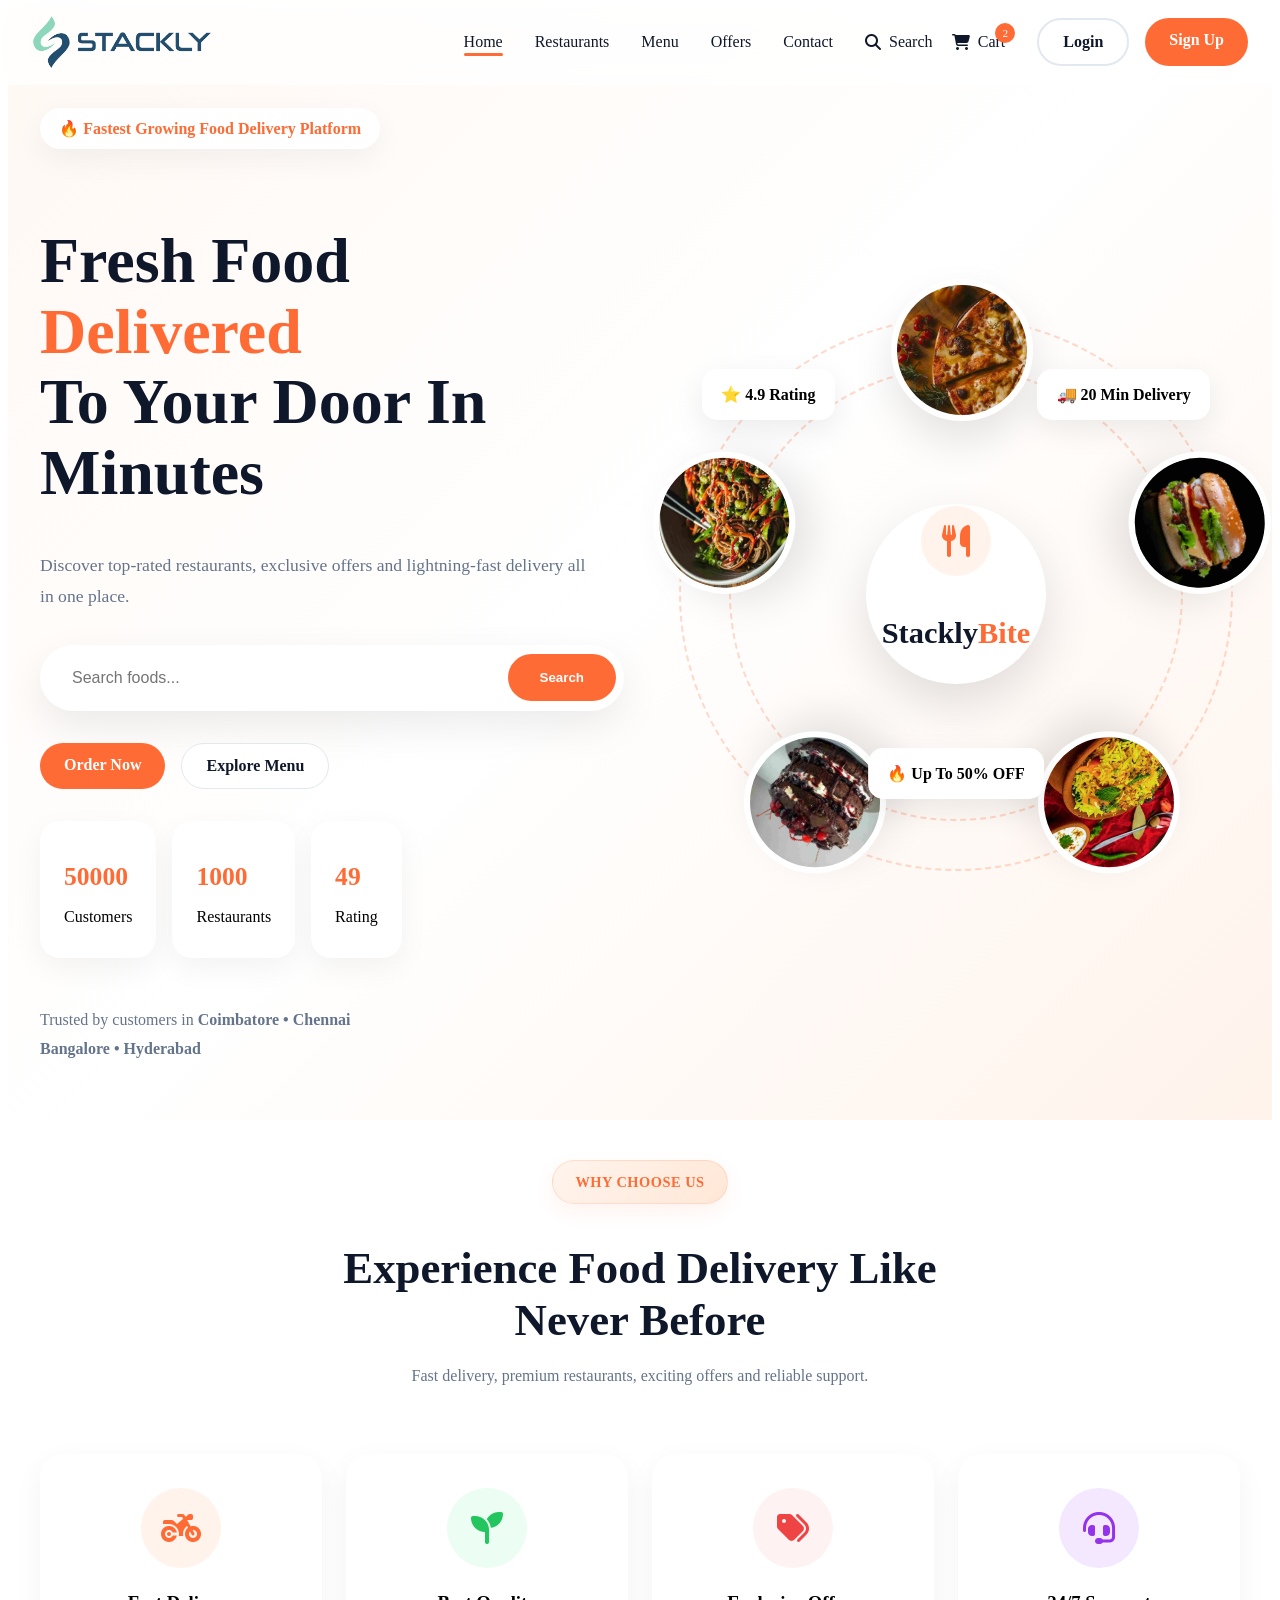
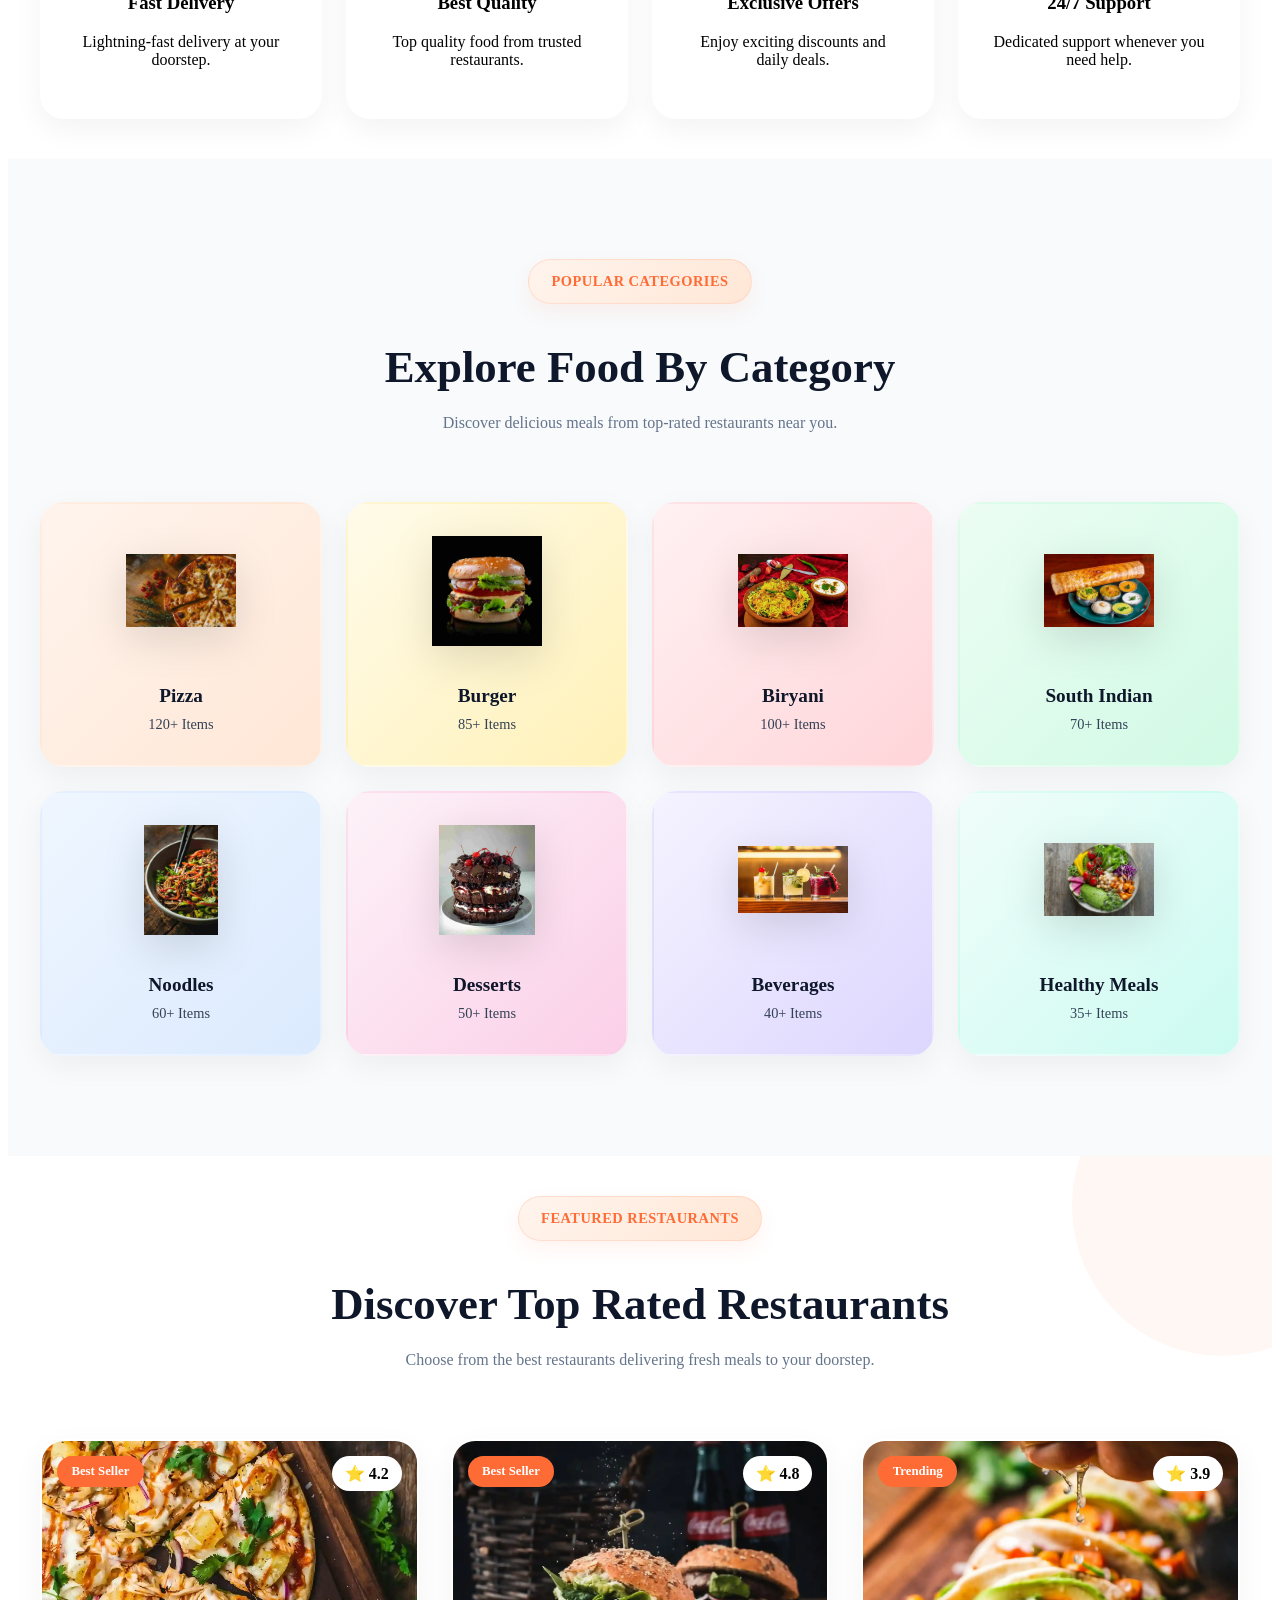
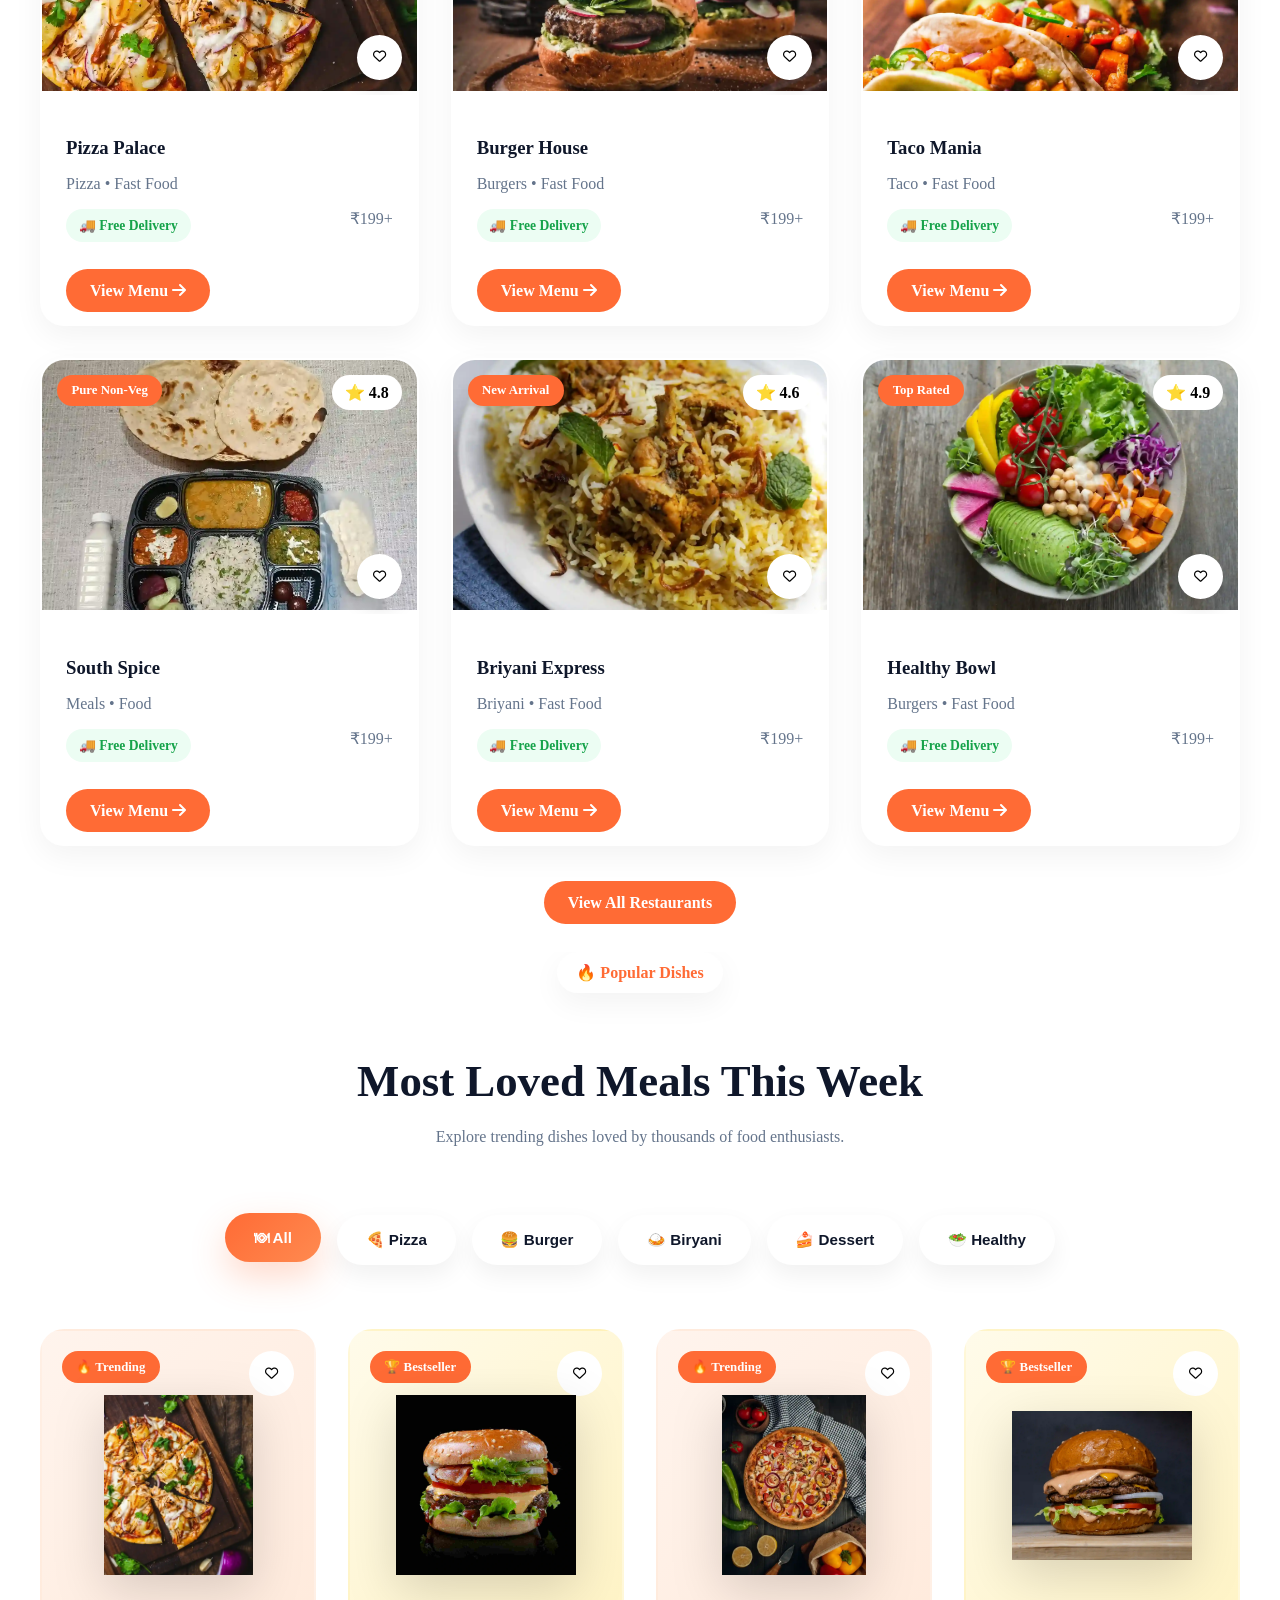
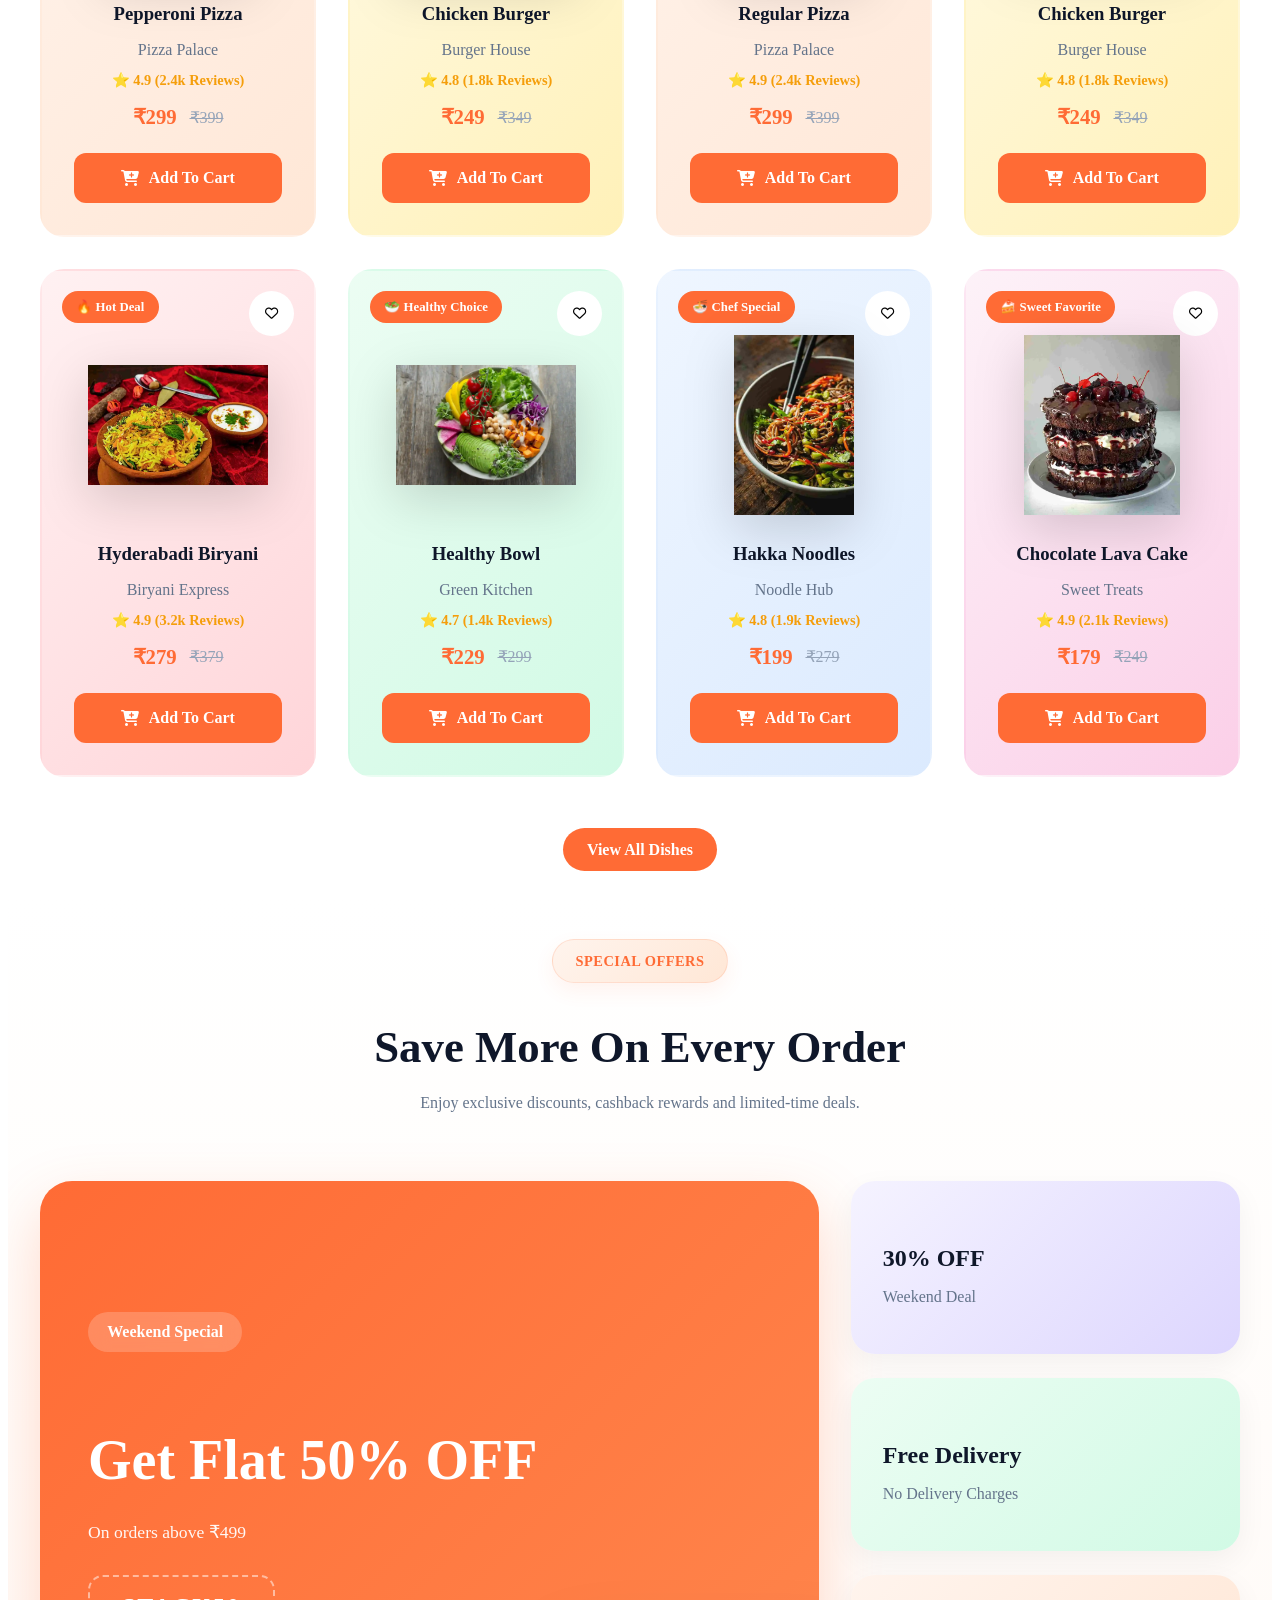
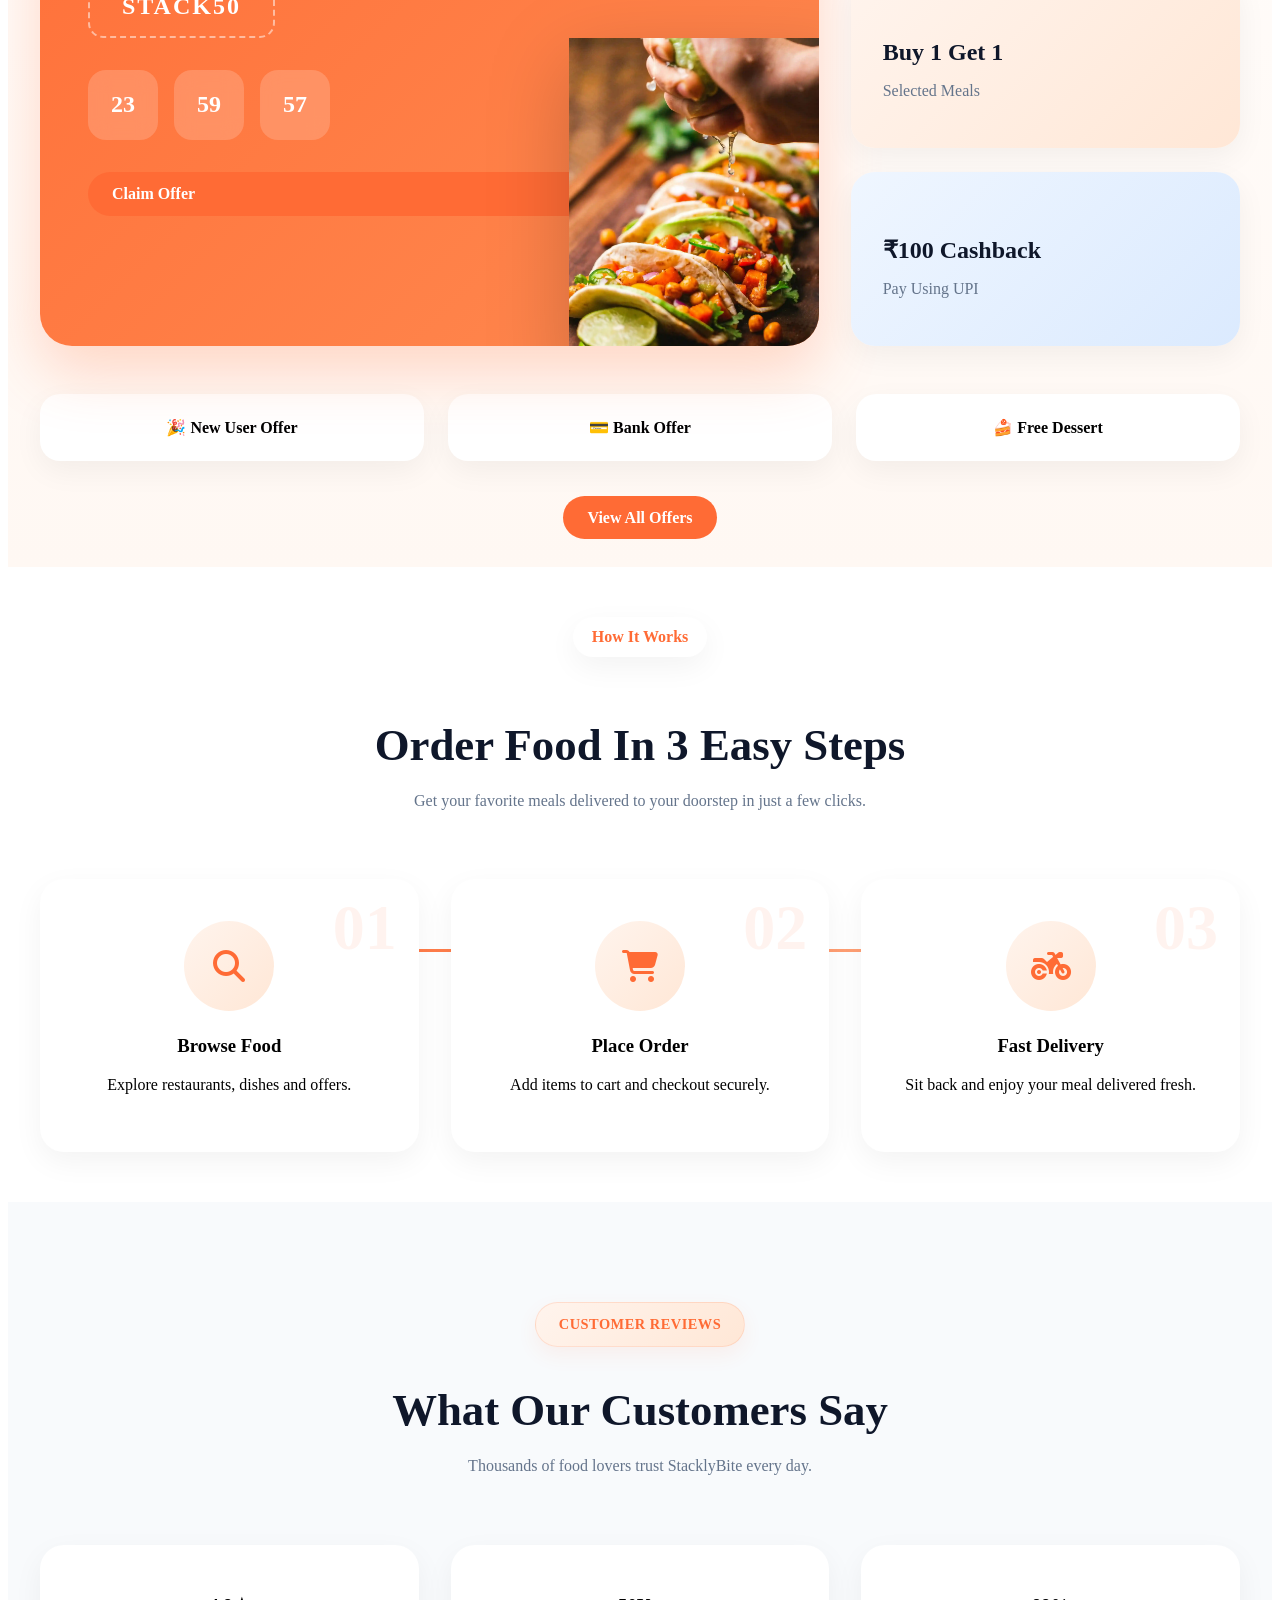
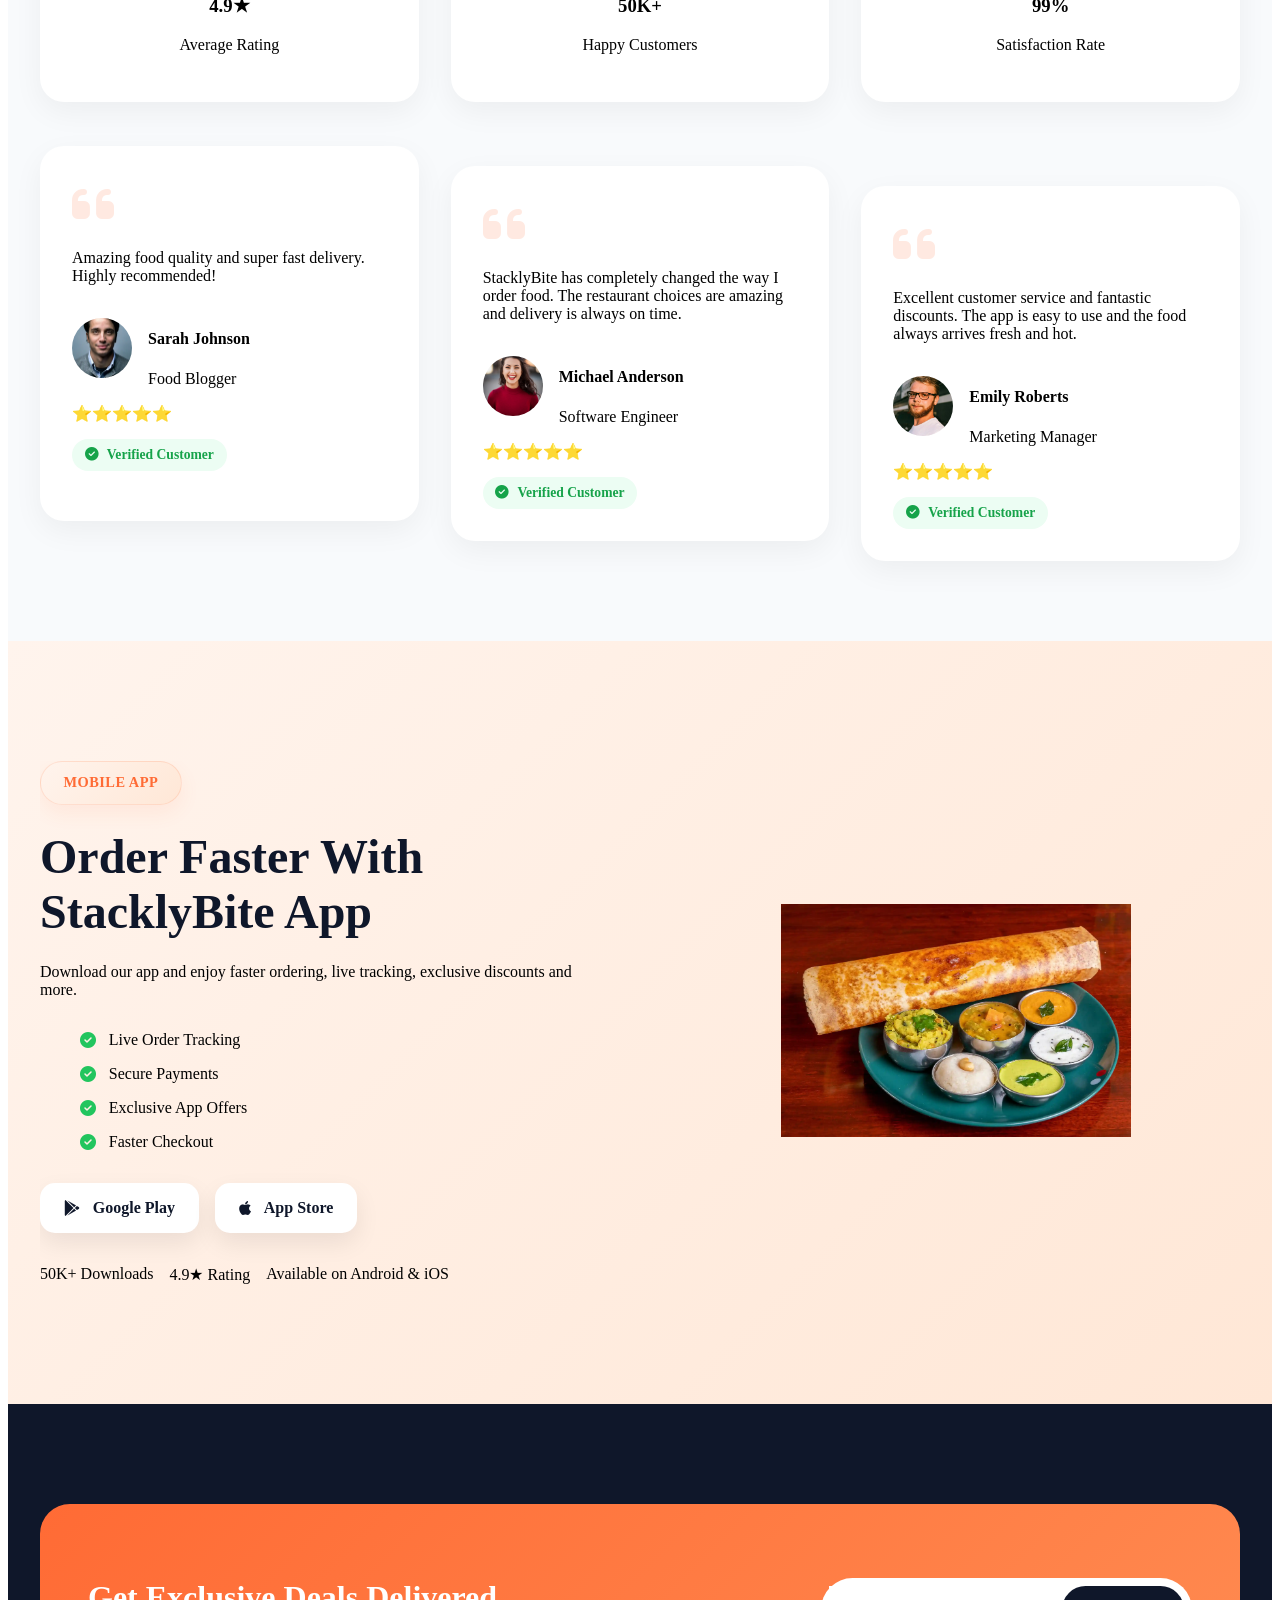
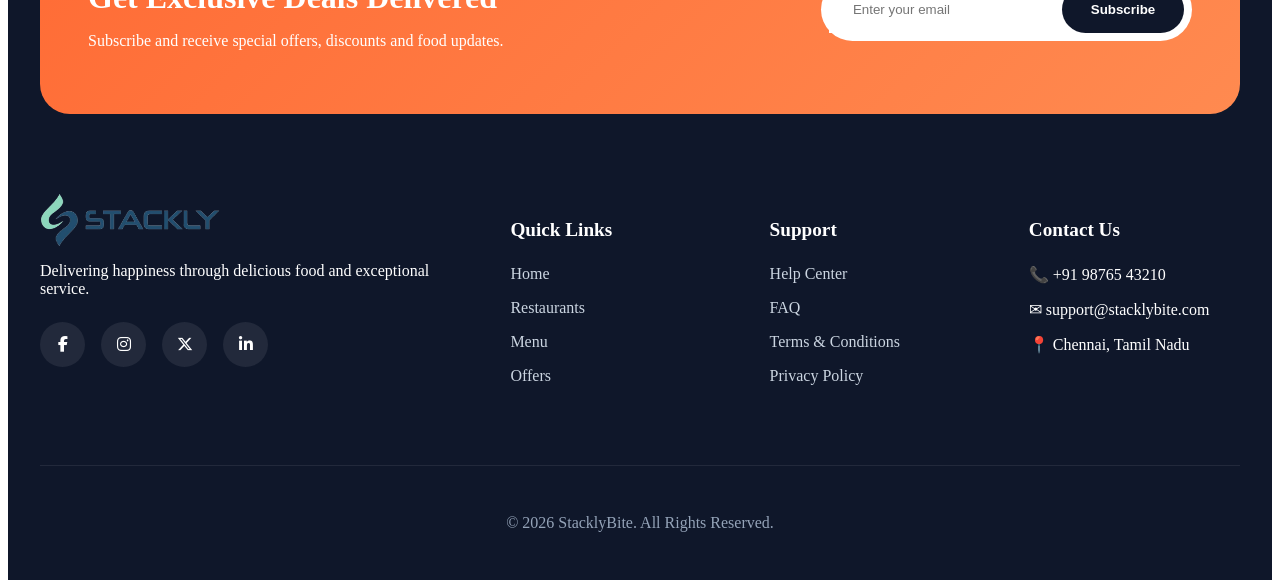
<file: index.html>
<!DOCTYPE html>
<html lang="en">
<head>
    <meta charset="UTF-8">
    <meta name="viewport" content="width=device-width, initial-scale=1.0">
    <title>Stackly Delivery</title>
    <link rel="preconnect"
      href="https://fonts.googleapis.com">

    <link rel="preconnect"
        href="https://fonts.gstatic.com"
        crossorigin>

    <link href="https://fonts.googleapis.com/css2?family=Poppins:wght@300;400;500;600;700;800&display=swap"
        rel="stylesheet">
    <link rel="stylesheet"
        href="https://cdnjs.cloudflare.com/ajax/libs/font-awesome/6.6.0/css/all.min.css">
    <link rel="stylesheet"
        href="assets/css/style.css">

    <link rel="stylesheet"
        href="assets/css/header.css">
    <link rel="stylesheet"
        href="assets/css/home.css">
</head>
<div class="menu-overlay"></div>
<body>
    <!-- HEADER START -->
    <header class="header">

        <nav class="navbar container">

            <!-- Logo -->
            <a href="index.html" class="logo">
                <img src="assets/images/logo-stackly.webp" alt="StacklyBite Logo">
            </a>
            <div class="mobile-menu">

                <button class="close-menu">
                    <i class="fa-solid fa-xmark"></i>
                </button>
                <!-- Navigation Menu -->
                <ul class="nav-menu">

                    <li class="nav-item">
                        <a href="index.html" class="nav-link">Home</a>
                    </li>

                    <li class="nav-item">
                        <a href="restaurants.html" class="nav-link">Restaurants</a>
                    </li>

                    <li class="nav-item">
                        <a href="menu.html" class="nav-link">Menu</a>
                    </li>
                    <li class="nav-item">
                        <a href="offers.html" class="nav-link">Offers</a>
                    </li>

                    <li class="nav-item">
                        <a href="contact.html" class="nav-link">Contact</a>
                    </li>

                </ul>

                <div class="nav-actions">

                    <a href="404.html" class="action-icon">

                        <i class="fa-solid fa-magnifying-glass"></i>

                        <span>Search</span>

                    </a>

                    <a href="404.html" class="action-icon cart-icon">

                        <i class="fa-solid fa-cart-shopping"></i>

                        <span>Cart</span>

                        <small class="cart-count">2</small>

                    </a>

                </div>

                <div class="auth-buttons">

                    <a href="login.html" class="btn btn-login">
                        Login
                    </a>

                    <a href="signup.html" class="btn btn-signup">
                        Sign Up
                    </a>

                </div>
            </div>

            <!-- Mobile Menu Toggle -->
            <div class="hamburger">

                <span></span>
                <span></span>
                <span></span>

            </div>

        </nav>

    </header>
    <!-- ======================
        HERO SECTION
    ====================== -->

    <section class="hero">

        <div class="container hero__container">

            <!-- Left Content -->

            <div class="hero__content">

                <span class="hero__badge">

                    🔥 Fastest Growing Food Delivery Platform

                </span>

                <h1 class="hero__title">

                    Fresh Food

                    <span>Delivered</span>

                    To Your Door

                    In Minutes

                </h1>

                <p class="hero__description">

                    Discover top-rated restaurants, exclusive offers
                    and lightning-fast delivery all in one place.

                </p>

                <!-- Search -->

                <form class="hero__search">

                    <input
                        type="text"
                        placeholder="Search foods..."
                    >

                    <button
                        type="button"
                        onclick="window.location.href='404.html'">

                        Search

                    </button>

                </form>

                <!-- CTA Buttons -->

                <div class="hero__buttons">

                    <a href="404.html" class="btn btn-primary">

                        Order Now

                    </a>

                    <a href="404.html" class="btn btn-secondary">

                        Explore Menu

                    </a>

                </div>

                <!-- Stats -->

                <div class="hero__stats">

                    <div class="stat-card">

                        <h3 class="counter"
                        data-target="50000">
                        0 
                        </h3>

                        <p>Customers</p>

                    </div>

                    <div class="stat-card">

                        <h3 class="counter"
                        data-target="1000">
                        0
                        </h3>

                        <p>Restaurants</p>

                    </div>

                    <div class="stat-card">

                        <h3 class="counter"
                        data-target="49">
                        0
                        </h3>

                        <p>Rating</p>

                    </div>

                </div>

                <!-- Trust Strip -->

                <div class="hero__trust">

                    <p>

                        Trusted by customers in

                        <strong>

    Coimbatore • Chennai

    <br>

    Bangalore • Hyderabad

</strong>
                    </p>

                </div>

            </div>

            <!-- Right Visual -->

            <div class="hero__visual">
                <div class="orbit orbit-1"></div>
                <div class="orbit orbit-2"></div>
                <!-- Center Circle -->

                <div class="hero__center-logo">

                    <div class="center-logo-icon">
                        <i class="fa-solid fa-utensils"></i>
                    </div>

                    <h3>
                        Stackly<span>Bite</span>
                    </h3>

                </div>

                <!-- Food Images -->
                 <div class="food-orbit">

                    <div class="food food--1">

                        <img
                            src="assets/images/hero/ivan-torres-MQUqbmszGGM-unsplash_11zon_11zon.webp"
                            alt="Pizza"
                        >

                    </div>

                    <div class="food food--2">

                        <img
                            src="assets/images/hero/david-foodphototasty-E94j3rMcxlw-unsplash_11zon.webp"
                            alt="Burger"
                        >

                    </div>

                    <div class="food food--3">

                        <img
                            src="assets/images/hero/anil-sharma-seJrQGuPJKw-unsplash_11zon_11zon.webp"
                            alt="Biryani"
                        >

                    </div>

                    <div class="food food--4">

                        <img
                            src="assets/images/hero/jacob-thomas-6jHpcBPw7i8-unsplash_11zon_11zon.webp"
                            alt="Dessert"
                        >

                    </div>

                    <div class="food food--5">

                        <img
                            src="assets/images/hero/lindsay-moe-UP5jWpuIvZI-unsplash_11zon_11zon.webp"
                            alt="Noodles"
                        >

                    </div>

                </div>



                <!-- Floating Cards -->

                <div class="floating-card rating-card">

                    ⭐ 4.9 Rating

                </div>

                <div class="floating-card delivery-card">

                    🚚 20 Min Delivery

                </div>

                <div class="floating-card offer-card">

                    🔥 Up To 50% OFF

                </div>

            </div>

        </div>

    </section>
<!-- ======================
     WHY CHOOSE US
====================== -->

    <section class="features">

        <div class="container">

            <div class="section-heading">

                <span class="section-badge">
                    Why Choose Us
                </span>

                <h2>
                    Experience Food Delivery Like Never Before
                </h2>

                <p>
                    Fast delivery, premium restaurants,
                    exciting offers and reliable support.
                </p>

            </div>

            <div class="features__grid">

                <div class="feature-card">

                    <div class="feature-icon icon-orange">
                        <i class="fa-solid fa-motorcycle"></i>
                    </div>

                    <h3>Fast Delivery</h3>

                    <p>
                        Lightning-fast delivery
                        at your doorstep.
                    </p>

                </div>

                <div class="feature-card">

                    <div class="feature-icon icon-green">
                        <i class="fa-solid fa-seedling"></i>
                    </div>

                    <h3>Best Quality</h3>

                    <p>
                        Top quality food from
                        trusted restaurants.
                    </p>

                </div>

                <div class="feature-card">

                    <div class="feature-icon icon-red">
                        <i class="fa-solid fa-tags"></i>
                    </div>

                    <h3>Exclusive Offers</h3>

                    <p>
                        Enjoy exciting discounts
                        and daily deals.
                    </p>

                </div>

                <div class="feature-card">

                    <div class="feature-icon icon-purple">
                        <i class="fa-solid fa-headset"></i>
                    </div>

                    <h3>24/7 Support</h3>

                    <p>
                        Dedicated support
                        whenever you need help.
                    </p>

                </div>

            </div>

        </div>

    </section>

    <section class="categories">

        <div class="container">

            <div class="section-heading">

                <span class="section-badge">

                    Popular Categories

                </span>

                <h2>

                    Explore Food By Category

                </h2>

                <p>

                    Discover delicious meals from
                    top-rated restaurants near you.

                </p>

            </div>

            <div class="categories__grid">

                <div class="category-card category-orange">

                    <img src="assets/images/hero/ivan-torres-MQUqbmszGGM-unsplash_11zon_11zon.webp"
                        alt="Pizza">

                    <h3>Pizza</h3>

                    <span>120+ Items</span>

                </div>

                <div class="category-card category-yellow">

                    <img src="assets/images/hero/david-foodphototasty-E94j3rMcxlw-unsplash_11zon.webp"
                        alt="Burger">

                    <h3>Burger</h3>

                    <span>85+ Items</span>

                </div>

                <div class="category-card category-red">

                    <img src="assets/images/hero/anil-sharma-seJrQGuPJKw-unsplash_11zon_11zon.webp"
                        alt="Biryani">

                    <h3>Biryani</h3>

                    <span>100+ Items</span>

                </div>

                <div class="category-card category-green">

                    <img src="assets/images/hero/deepal-tamang-5oF7d_hPJG4-unsplash_11zon.webp"
                        alt="South Indian">

                    <h3>South Indian</h3>

                    <span>70+ Items</span>

                </div>

                <div class="category-card category-blue">

                    <img src="assets/images/hero/lindsay-moe-UP5jWpuIvZI-unsplash_11zon_11zon.webp"
                        alt="Noodles">

                    <h3>Noodles</h3>

                    <span>60+ Items</span>

                </div>

                <div class="category-card category-pink">

                    <img src="assets/images/hero/jacob-thomas-6jHpcBPw7i8-unsplash_11zon_11zon.webp"
                        alt="Desserts">

                    <h3>Desserts</h3>

                    <span>50+ Items</span>

                </div>

                <div class="category-card category-purple">

                    <img src="assets/images/hero/kobby-mendez-xBFTjrMIC0c-unsplash_11zon.webp"
                        alt="Drinks">

                    <h3>Beverages</h3>

                    <span>40+ Items</span>

                </div>

                <div class="category-card category-mint">

                    <img src="assets/images/hero/anna-pelzer-IGfIGP5ONV0-unsplash_11zon.webp"
                        alt="Healthy Meals">

                    <h3>Healthy Meals</h3>

                    <span>35+ Items</span>

                </div>

            </div>

        </div>

    </section>
    <section class="restaurants">

        <div class="container">

            <div class="section-heading">

                <span class="section-badge">
                    Featured Restaurants
                </span>

                <h2>
                    Discover Top Rated Restaurants
                </h2>

                <p>
                    Choose from the best restaurants
                    delivering fresh meals to your doorstep.
                </p>

            </div>

            <div class="restaurants__grid">

                <!-- Repeat 6 cards -->

                <div class="restaurant-card">

                    <div class="restaurant-image">

                        <img
                            src="assets/images/hero/chad-montano-MqT0asuoIcU-unsplash_11zon.webp"
                            alt="Burger House">

                        <span class="restaurant-rating">
                            ⭐ 4.2
                        </span>
                        <span class="restaurant-tag">
                                Best Seller
                        </span>
                        <button class="favorite-btn">

                            <i class="fa-regular fa-heart"></i>

                        </button>

                    </div>

                    <div class="restaurant-content">

                        <h3>Pizza Palace</h3>

                        <p class="cuisine">
                            Pizza • Fast Food
                        </p>

                        <div class="restaurant-meta">

                            <div class="delivery-badge">

                                🚚 Free Delivery

                            </div>

                            <span>
                                ₹199+
                            </span>


                        </div>

                        <a href="404.html" class="btn btn-primary">
                            View Menu

                            <i class="fa-solid fa-arrow-right"></i>

                        </a>
                    </div>

                </div>
                <div class="restaurant-card">

                    <div class="restaurant-image">

                        <img
                            src="assets/images/hero/mae-mu-I7A_pHLcQK8-unsplash_11zon.webp"
                            alt="Burger House">

                        <span class="restaurant-rating">
                            ⭐ 4.8
                        </span>
                        <span class="restaurant-tag">
                                Best Seller
                        </span>
                        <button class="favorite-btn">

                            <i class="fa-regular fa-heart"></i>

                        </button>

                    </div>

                    <div class="restaurant-content">

                        <h3>Burger House</h3>

                        <p class="cuisine">
                            Burgers • Fast Food
                        </p>

                        <div class="restaurant-meta">

                            <div class="delivery-badge">

                                🚚 Free Delivery

                            </div>

                            <span>
                                ₹199+
                            </span>


                        </div>

                        <a href="404.html" class="btn btn-primary">
                            View Menu

                            <i class="fa-solid fa-arrow-right"></i>

                        </a>
                    </div>

                </div>
                <div class="restaurant-card">

                    <div class="restaurant-image">

                        <img
                            src="assets/images/hero/chad-montano-lP5MCM6nZ5A-unsplash_11zon.webp"
                            alt="Burger House">

                        <span class="restaurant-rating">
                            ⭐ 3.9
                        </span>
                        <span class="restaurant-tag">
                                Trending
                        </span>
                        <button class="favorite-btn">

                            <i class="fa-regular fa-heart"></i>

                        </button>

                    </div>

                    <div class="restaurant-content">

                        <h3>Taco Mania</h3>

                        <p class="cuisine">
                            Taco • Fast Food
                        </p>

                        <div class="restaurant-meta">

                            <div class="delivery-badge">

                                🚚 Free Delivery

                            </div>

                            <span>
                                ₹199+
                            </span>


                        </div>

                        <a href="404.html" class="btn btn-primary">
                            View Menu

                            <i class="fa-solid fa-arrow-right"></i>

                        </a>
                    </div>

                </div>
                <div class="restaurant-card">

                    <div class="restaurant-image">

                        <img
                            src="assets/images/hero/jinish-shah-yxZlyvmqORo-unsplash_11zon.webp"
                            alt="Burger House">

                        <span class="restaurant-rating">
                            ⭐ 4.8
                        </span>
                        <span class="restaurant-tag">
                                Pure Non-Veg
                        </span>
                        <button class="favorite-btn">

                            <i class="fa-regular fa-heart"></i>

                        </button>

                    </div>

                    <div class="restaurant-content">

                        <h3>South Spice</h3>

                        <p class="cuisine">
                            Meals • Food
                        </p>

                        <div class="restaurant-meta">

                            <div class="delivery-badge">

                                🚚 Free Delivery

                            </div>

                            <span>
                                ₹199+
                            </span>


                        </div>

                        <a href="404.html" class="btn btn-primary">
                            View Menu

                            <i class="fa-solid fa-arrow-right"></i>

                        </a>
                    </div>

                </div>
                <div class="restaurant-card">

                    <div class="restaurant-image">

                        <img
                            src="assets/images/hero/sarabjeet-singh-q29oNjt3sEQ-unsplash_11zon.webp"
                            alt="Burger House">

                        <span class="restaurant-rating">
                            ⭐ 4.6
                        </span>
                        <span class="restaurant-tag">
                                New Arrival
                        </span>
                        <button class="favorite-btn">

                            <i class="fa-regular fa-heart"></i>

                        </button>

                    </div>

                    <div class="restaurant-content">

                        <h3>Briyani Express</h3>

                        <p class="cuisine">
                            Briyani • Fast Food
                        </p>

                        <div class="restaurant-meta">

                            <div class="delivery-badge">

                                🚚 Free Delivery

                            </div>

                            <span>
                                ₹199+
                            </span>


                        </div>

                        <a href="404.html" class="btn btn-primary">
                            View Menu

                            <i class="fa-solid fa-arrow-right"></i>

                        </a>
                    </div>

                </div>
                <div class="restaurant-card">

                    <div class="restaurant-image">

                        <img
                            src="assets/images/hero/anna-pelzer-IGfIGP5ONV0-unsplash_11zon.webp"
                            alt="Burger House">

                        <span class="restaurant-rating">
                            ⭐ 4.9
                        </span>
                        <span class="restaurant-tag">
                                Top Rated
                        </span>
                        <button class="favorite-btn">

                            <i class="fa-regular fa-heart"></i>

                        </button>

                    </div>

                    <div class="restaurant-content">

                        <h3>Healthy Bowl</h3>

                        <p class="cuisine">
                            Burgers • Fast Food
                        </p>

                        <div class="restaurant-meta">

                            <div class="delivery-badge">

                                🚚 Free Delivery

                            </div>

                            <span>
                                ₹199+
                            </span>


                        </div>

                        <a href="404.html" class="btn btn-primary">
                            View Menu

                            <i class="fa-solid fa-arrow-right"></i>

                        </a>
                    </div>

                </div>

            </div>
            <div class="restaurants__action">

                <a href="404.html"
                class="btn btn-primary">

                    View All Restaurants

                </a>

            </div>

        </div>

    </section>
    <!-- ======================
        POPULAR DISHES
    ====================== -->

    <section class="popular-dishes">

        <div class="container">

            <div class="section-heading">

                <span class="hero__badge">

                    🔥 Popular Dishes

                </span>

                <h2>

                    Most Loved Meals This Week

                </h2>

                <p>

                    Explore trending dishes loved by thousands of food enthusiasts.

                </p>

            </div>

            <!-- Filter Pills -->

            <div class="dish-filters">

                <button class="filter-btn active">

                    🍽 All

                </button>

                <button class="filter-btn">

                    🍕 Pizza

                </button>

                <button class="filter-btn">

                    🍔 Burger

                </button>

                <button class="filter-btn">

                    🍛 Biryani

                </button>

                <button class="filter-btn">

                    🍰 Dessert

                </button>

                <button class="filter-btn">

                    🥗 Healthy

                </button>
            </div>

            <!-- Dishes Grid -->

            <div class="dishes-grid">

                <!-- Card 1 -->

                <div class="dish-card dish-orange">

                    <span class="dish-badge">

                        🔥 Trending

                    </span>

                    <button class="dish-favourite">

                        <i class="fa-regular fa-heart"></i>

                    </button>

                    <div class="dish-image">

                        <img src="assets/images/hero/chad-montano-MqT0asuoIcU-unsplash_11zon.webp"
                            alt="Pepperoni Pizza">

                    </div>

                    <div class="dish-content">

                        <h3>Pepperoni Pizza</h3>

                        <p>Pizza Palace</p>

                        <div class="dish-rating">

                            ⭐ 4.9 (2.4k Reviews)

                        </div>

                        <div class="dish-price">

                            <span class="current-price">

                                ₹299

                            </span>

                            <span class="old-price">

                                ₹399

                            </span>

                        </div>

                        <a href="404.html" class="dish-btn">

                            <i class="fa-solid fa-cart-plus"></i>

                            Add To Cart

                        </a>

                    </div>

                </div>

                <!-- Repeat -->

                <div class="dish-card dish-yellow">

                    <span class="dish-badge">
                        🏆 Bestseller
                    </span>

                    <button class="dish-favourite">
                        <i class="fa-regular fa-heart"></i>
                    </button>

                    <div class="dish-image">
                        <img src="assets/images/hero/david-foodphototasty-E94j3rMcxlw-unsplash_11zon.webp"
                            alt="Burger">
                    </div>

                    <div class="dish-content">

                        <h3>Chicken Burger</h3>

                        <p>Burger House</p>

                        <div class="dish-rating">
                            ⭐ 4.8 (1.8k Reviews)
                        </div>

                        <div class="dish-price">

                            <span class="current-price">
                                ₹249
                            </span>

                            <span class="old-price">
                                ₹349
                            </span>

                        </div>

                        <a href="404.html" class="dish-btn">

                            <i class="fa-solid fa-cart-plus"></i>

                            Add To Cart

                        </a>

                    </div>

                </div>

                <!-- Pizza -->

                <div class="dish-card dish-orange">

                    <span class="dish-badge">
                        🔥 Trending
                    </span>

                    <button class="dish-favourite">
                        <i class="fa-regular fa-heart"></i>
                    </button>

                    <div class="dish-image">
                        <img src="assets/images/hero/rusu-ciprian-UpyfnDr6SPk-unsplash_11zon.webp"
                            alt="Pepperoni Pizza">
                    </div>

                    <div class="dish-content">

                        <h3>Regular Pizza</h3>

                        <p>Pizza Palace</p>

                        <div class="dish-rating">
                            ⭐ 4.9 (2.4k Reviews)
                        </div>

                        <div class="dish-price">

                            <span class="current-price">
                                ₹299
                            </span>

                            <span class="old-price">
                                ₹399
                            </span>

                        </div>

                        <a href="404.html" class="dish-btn">

                            <i class="fa-solid fa-cart-plus"></i>

                            Add To Cart

                        </a>

                    </div>

                </div>

                <!-- Burger -->

                <div class="dish-card dish-yellow">

                    <span class="dish-badge">
                        🏆 Bestseller
                    </span>

                    <button class="dish-favourite">
                        <i class="fa-regular fa-heart"></i>
                    </button>

                    <div class="dish-image">
                        <img src="assets/images/hero/amirali-mirhashemian-sc5sTPMrVfk-unsplash_11zon.webp"
                            alt="Chicken Burger">
                    </div>

                    <div class="dish-content">

                        <h3>Chicken Burger</h3>

                        <p>Burger House</p>

                        <div class="dish-rating">
                            ⭐ 4.8 (1.8k Reviews)
                        </div>

                        <div class="dish-price">

                            <span class="current-price">
                                ₹249
                            </span>

                            <span class="old-price">
                                ₹349
                            </span>

                        </div>

                        <a href="404.html" class="dish-btn">

                            <i class="fa-solid fa-cart-plus"></i>

                            Add To Cart

                        </a>

                    </div>

                </div>

                <!-- Biryani -->

                <div class="dish-card dish-red">

                    <span class="dish-badge">
                        🔥 Hot Deal
                    </span>

                    <button class="dish-favourite">
                        <i class="fa-regular fa-heart"></i>
                    </button>

                    <div class="dish-image">
                        <img src="assets/images/hero/anil-sharma-seJrQGuPJKw-unsplash_11zon_11zon.webp"
                            alt="Hyderabadi Biryani">
                    </div>

                    <div class="dish-content">

                        <h3>Hyderabadi Biryani</h3>

                        <p>Biryani Express</p>

                        <div class="dish-rating">
                            ⭐ 4.9 (3.2k Reviews)
                        </div>

                        <div class="dish-price">

                            <span class="current-price">
                                ₹279
                            </span>

                            <span class="old-price">
                                ₹379
                            </span>

                        </div>

                        <a href="404.html" class="dish-btn">

                            <i class="fa-solid fa-cart-plus"></i>

                            Add To Cart

                        </a>

                    </div>

                </div>

                <!-- Healthy Bowl -->

                <div class="dish-card dish-green">

                    <span class="dish-badge">
                        🥗 Healthy Choice
                    </span>

                    <button class="dish-favourite">
                        <i class="fa-regular fa-heart"></i>
                    </button>

                    <div class="dish-image">
                        <img src="assets/images/hero/anna-pelzer-IGfIGP5ONV0-unsplash_11zon.webp"
                            alt="Healthy Bowl">
                    </div>

                    <div class="dish-content">

                        <h3>Healthy Bowl</h3>

                        <p>Green Kitchen</p>

                        <div class="dish-rating">
                            ⭐ 4.7 (1.4k Reviews)
                        </div>

                        <div class="dish-price">

                            <span class="current-price">
                                ₹229
                            </span>

                            <span class="old-price">
                                ₹299
                            </span>

                        </div>

                        <a href="404.html" class="dish-btn">

                            <i class="fa-solid fa-cart-plus"></i>

                            Add To Cart

                        </a>

                    </div>

                </div>

                <!-- Noodles -->

                <div class="dish-card dish-blue">

                    <span class="dish-badge">
                        🍜 Chef Special
                    </span>

                    <button class="dish-favourite">
                        <i class="fa-regular fa-heart"></i>
                    </button>

                    <div class="dish-image">
                        <img src="assets/images/hero/lindsay-moe-UP5jWpuIvZI-unsplash_11zon_11zon.webp"
                            alt="Hakka Noodles">
                    </div>

                    <div class="dish-content">

                        <h3>Hakka Noodles</h3>

                        <p>Noodle Hub</p>

                        <div class="dish-rating">
                            ⭐ 4.8 (1.9k Reviews)
                        </div>

                        <div class="dish-price">

                            <span class="current-price">
                                ₹199
                            </span>

                            <span class="old-price">
                                ₹279
                            </span>

                        </div>

                        <a href="404.html" class="dish-btn">

                            <i class="fa-solid fa-cart-plus"></i>

                            Add To Cart

                        </a>

                    </div>

                </div>

                <!-- Dessert -->

                <div class="dish-card dish-pink">

                    <span class="dish-badge">
                        🍰 Sweet Favorite
                    </span>

                    <button class="dish-favourite">
                        <i class="fa-regular fa-heart"></i>
                    </button>

                    <div class="dish-image">
                        <img src="assets/images/hero/jacob-thomas-6jHpcBPw7i8-unsplash_11zon_11zon.webp"
                            alt="Chocolate Lava Cake">
                    </div>

                    <div class="dish-content">

                        <h3>Chocolate Lava Cake</h3>

                        <p>Sweet Treats</p>

                        <div class="dish-rating">
                            ⭐ 4.9 (2.1k Reviews)
                        </div>

                        <div class="dish-price">

                            <span class="current-price">
                                ₹179
                            </span>

                            <span class="old-price">
                                ₹249
                            </span>

                        </div>

                        <a href="404.html" class="dish-btn">

                            <i class="fa-solid fa-cart-plus"></i>

                            Add To Cart

                        </a>

                    </div>

                </div>

            </div>

            <div class="dishes-action">

                <a href="404.html"
                class="btn btn-primary">

                    View All Dishes

                </a>

            </div>

        </div>

    </section>
    <section class="offers">

        <div class="container">

            <!-- Heading -->

            <div class="section-heading">

                <span class="section-badge">

                    Special Offers

                </span>

                <h2>

                    Save More On Every Order

                </h2>

                <p>

                    Enjoy exclusive discounts,
                    cashback rewards and limited-time deals.

                </p>

            </div>

            <!-- Main Grid -->

            <div class="offers-grid">

                <!-- Featured Offer -->

                <div class="offer-main">

                    <span class="offer-tag">

                        Weekend Special

                    </span>

                    <h3>

                        Get Flat 50% OFF

                    </h3>

                    <p>

                        On orders above ₹499

                    </p>

                    <div class="coupon" id="couponCode">

                        STACK50
                    </div>

                    <div class="offer-timer">

                      <div id="hours">12</div>
                        <div id="minutes">24</div>
                        <div id="seconds">32</div>
                    </div>

                    <a href="404.html"
                    class="btn btn-primary">

                        Claim Offer

                    </a>

                    <img
                        src="assets/images/hero/chad-montano-lP5MCM6nZ5A-unsplash_11zon.webp"
                        alt="Offer Food">

                </div>

                <!-- Side Offers -->

                <div class="offers-sidebar">

                    <div class="offer-mini offer-purple">

                        <h4>30% OFF</h4>

                        <p>Weekend Deal</p>

                    </div>

                    <div class="offer-mini offer-green">

                        <h4>Free Delivery</h4>

                        <p>No Delivery Charges</p>

                    </div>

                    <div class="offer-mini offer-orange">

                        <h4>Buy 1 Get 1</h4>

                        <p>Selected Meals</p>

                    </div>

                    <div class="offer-mini offer-blue">

                        <h4>₹100 Cashback</h4>

                        <p>Pay Using UPI</p>

                    </div>

                </div>

            </div>

            <!-- Bottom Offers -->

            <div class="offers-bottom">

                <div class="bottom-offer">

                    🎉 New User Offer
                </div>

                <div class="bottom-offer">

                    💳 Bank Offer
                </div>

                <div class="bottom-offer">

                    🍰 Free Dessert
                </div>

            </div>

            <div class="offers-action">

                <a href="404.html"
                class="btn btn-primary">

                    View All Offers

                </a>

            </div>

        </div>

    </section>
    <section class="how-it-works">

        <div class="container">

            <div class="section-heading">

                <span class="hero__badge">

                    How It Works

                </span>

                <h2>

                    Order Food In 3 Easy Steps

                </h2>

                <p>

                    Get your favorite meals delivered
                    to your doorstep in just a few clicks.

                </p>

            </div>

            <div class="steps-wrapper">

                <div class="step-card">

                    <span class="step-number">

                        01

                    </span>

                    <div class="step-icon">

                        <i class="fa-solid fa-magnifying-glass"></i>

                    </div>

                    <h3>

                        Browse Food

                    </h3>

                    <p>

                        Explore restaurants,
                        dishes and offers.

                    </p>

                </div>

                <div class="step-card">

                    <span class="step-number">

                        02

                    </span>

                    <div class="step-icon">

                        <i class="fa-solid fa-cart-shopping"></i>

                    </div>

                    <h3>

                        Place Order

                    </h3>

                    <p>

                        Add items to cart and
                        checkout securely.

                    </p>

                </div>

                <div class="step-card">

                    <span class="step-number">

                        03

                    </span>

                    <div class="step-icon">

                        <i class="fa-solid fa-motorcycle"></i>

                    </div>

                    <h3>

                        Fast Delivery

                    </h3>

                    <p>

                        Sit back and enjoy your
                        meal delivered fresh.

                    </p>

                </div>

            </div>

        </div>

    </section>
    <section class="testimonials">

        <div class="container">

            <div class="section-heading">

                <span class="section-badge">

                    Customer Reviews

                </span>

                <h2>

                    What Our Customers Say

                </h2>

                <p>

                    Thousands of food lovers trust
                    StacklyBite every day.

                </p>

            </div>

            <!-- Stats -->

            <div class="review-stats">

                <div class="review-stat">

                    <h3>4.9★</h3>

                    <p>Average Rating</p>

                </div>

                <div class="review-stat">

                    <h3>50K+</h3>

                    <p>Happy Customers</p>

                </div>

                <div class="review-stat">

                    <h3>99%</h3>

                    <p>Satisfaction Rate</p>

                </div>

            </div>

            <!-- Testimonials -->

            <div class="testimonial-grid">

                <div class="testimonial-card card-up">

                    <div class="quote-icon">

                        <i class="fa-solid fa-quote-left"></i>

                    </div>

                    <p>

                        Amazing food quality and super fast delivery.
                        Highly recommended!

                    </p>

                    <div class="testimonial-user">

                        <img src="assets/images/persons/jurica-koletic-7YVZYZeITc8-unsplash_11zon.webp"
                            alt="Customer">

                        <div>

                            <h4>Sarah Johnson</h4>

                            <span>Food Blogger</span>

                        </div>

                    </div>

                    <div class="stars">

                        ⭐⭐⭐⭐⭐

                    </div>
                    <div class="verified-badge">

                        <i class="fa-solid fa-circle-check"></i>

                        Verified Customer

                    </div>

                </div>
                <div class="testimonial-card">

                    <div class="quote-icon">

                        <i class="fa-solid fa-quote-left"></i>

                    </div>

                    <p>

                        StacklyBite has completely changed the way I order food.
                        The restaurant choices are amazing and delivery is always on time.

                    </p>

                    <div class="testimonial-user">

                        <img src="assets/images/persons/michael-dam-mEZ3PoFGs_k-unsplash_11zon.webp"
                            alt="Customer">

                        <div>

                            <h4>Michael Anderson</h4>

                            <span>Software Engineer</span>

                        </div>

                    </div>

                    <div class="stars">

                        ⭐⭐⭐⭐⭐

                    </div>
                    <div class="verified-badge">

                        <i class="fa-solid fa-circle-check"></i>

                        Verified Customer

                    </div>

                </div>

                <div class="testimonial-card card-down">

                    <div class="quote-icon">

                        <i class="fa-solid fa-quote-left"></i>

                    </div>

                    <p>

                        Excellent customer service and fantastic discounts.
                        The app is easy to use and the food always arrives fresh and hot.

                    </p>

                    <div class="testimonial-user">

                        <img src="assets/images/persons/vicky-hladynets-C8Ta0gwPbQg-unsplash (1)_11zon.webp"
                            alt="Customer">

                        <div>

                            <h4>Emily Roberts</h4>

                            <span>Marketing Manager</span>

                        </div>

                    </div>

                    <div class="stars">

                        ⭐⭐⭐⭐⭐

                    </div>
                    <div class="verified-badge">

                        <i class="fa-solid fa-circle-check"></i>

                        Verified Customer

                    </div>

                </div>

            </div>

        </div>

    </section>
    <section class="mobile-app">

        <div class="container">

            <div class="app-wrapper">

                <!-- Left -->

                <div class="app-content">

                    <span class="section-badge">

                        Mobile App

                    </span>

                    <h2>

                        Order Faster With
                        StacklyBite App

                    </h2>

                    <p>

                        Download our app and enjoy
                        faster ordering, live tracking,
                        exclusive discounts and more.

                    </p>

                    <ul class="app-features">

                        <li>
                            <i class="fa-solid fa-circle-check"></i>
                            Live Order Tracking
                        </li>

                        <li>
                            <i class="fa-solid fa-circle-check"></i>
                            Secure Payments
                        </li>

                        <li>
                            <i class="fa-solid fa-circle-check"></i>
                            Exclusive App Offers
                        </li>

                        <li>
                            <i class="fa-solid fa-circle-check"></i>
                            Faster Checkout
                        </li>

                    </ul>

                    <div class="app-buttons">

                        <a href="404.html"
                        class="store-btn">

                            <i class="fa-brands fa-google-play"></i>

                            Google Play

                        </a>

                        <a href="404.html"
                        class="store-btn">

                            <i class="fa-brands fa-apple"></i>

                            App Store

                        </a>

                    </div>
                    <div class="app-stats">

                        <span>50K+ Downloads</span>

                        <span>4.9★ Rating</span>

                        <span>Available on Android & iOS</span>

                    </div>

                </div>

                <!-- Right -->

                <div class="app-visual">

                    <img
                        src="assets/images/hero/deepal-tamang-5oF7d_hPJG4-unsplash_11zon.webp"
                        alt="StacklyBite App">

                </div>

            </div>

        </div>

    </section>
    <footer class="footer">

            <div class="container">

                <!-- Newsletter CTA -->

                <div class="footer-cta">

                    <div class="footer-cta-content">

                        <h2>

                            Get Exclusive Deals Delivered

                        </h2>

                        <p>

                            Subscribe and receive special offers,
                            discounts and food updates.

                        </p>

                    </div>

                    <form class="footer-subscribe">

                        <input
                            type="email"
                            placeholder="Enter your email">

                        <button type="submit">

                            Subscribe

                        </button>

                    </form>

                </div>

                <!-- Footer Main -->

                <div class="footer-main">

                    <!-- Column 1 -->

                    <div class="footer-brand">

                    <a href="index.html" class="logo">
                        <img src="assets/images/logo-stackly.webp" alt="StacklyBite Logo">
                    </a>

                        <p>

                            Delivering happiness through
                            delicious food and exceptional service.

                        </p>

                        <div class="footer-socials">

                            <a href="404.html">
                                <i class="fa-brands fa-facebook-f"></i>
                            </a>

                            <a href="404.html">
                                <i class="fa-brands fa-instagram"></i>
                            </a>

                            <a href="404.html">
                                <i class="fa-brands fa-x-twitter"></i>
                            </a>

                            <a href="404.html">
                                <i class="fa-brands fa-linkedin-in"></i>
                            </a>

                        </div>

                    </div>

                    <!-- Column 2 -->

                    <div class="footer-links">

                        <h4>

                            Quick Links

                        </h4>

                        <a href="index.html">Home</a>
                        <a href="restaurants.html">Restaurants</a>
                        <a href="menu.html">Menu</a>
                        <a href="offers.html">Offers</a>

                    </div>

                    <!-- Column 3 -->

                    <div class="footer-links">

                        <h4>

                            Support

                        </h4>

                        <a href="404.html">Help Center</a>
                        <a href="404.html">FAQ</a>
                        <a href="404.html">Terms & Conditions</a>
                        <a href="404.html">Privacy Policy</a>

                    </div>

                    <!-- Column 4 -->

                    <div class="footer-links">

                        <h4>

                            Contact Us

                        </h4>

                        <p>

                            📞 +91 98765 43210

                        </p>

                        <p>

                            ✉ support@stacklybite.com

                        </p>

                        <p>

                            📍 Chennai, Tamil Nadu

                        </p>

                    </div>

                </div>

                <!-- Footer Bottom -->

                <div class="footer-bottom">

                    <p>

                        © 2026 StacklyBite.
                        All Rights Reserved.

                    </p>

                </div>

            </div>

    </footer>
    <script src="assets/js/navbar.js"></script>
    <script src="assets/js/home.js"></script>
</body>
</html>
</file>
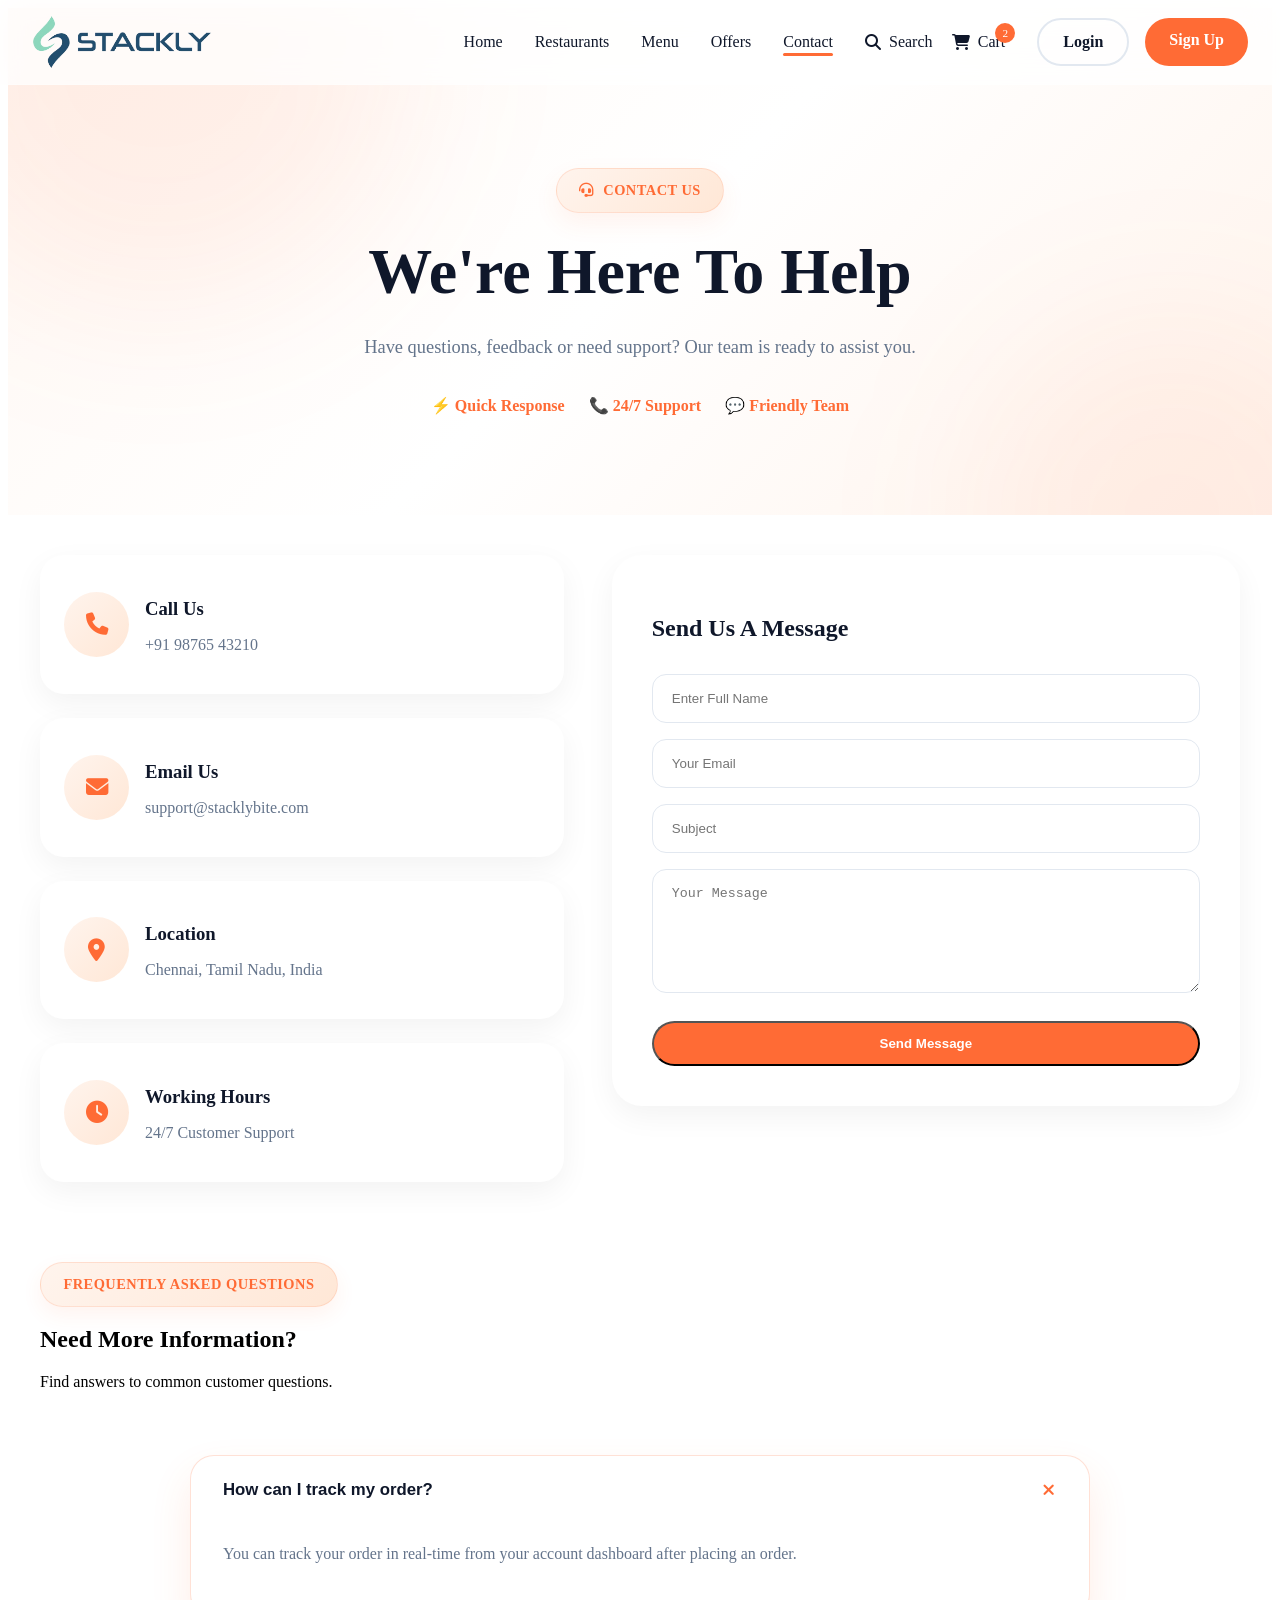
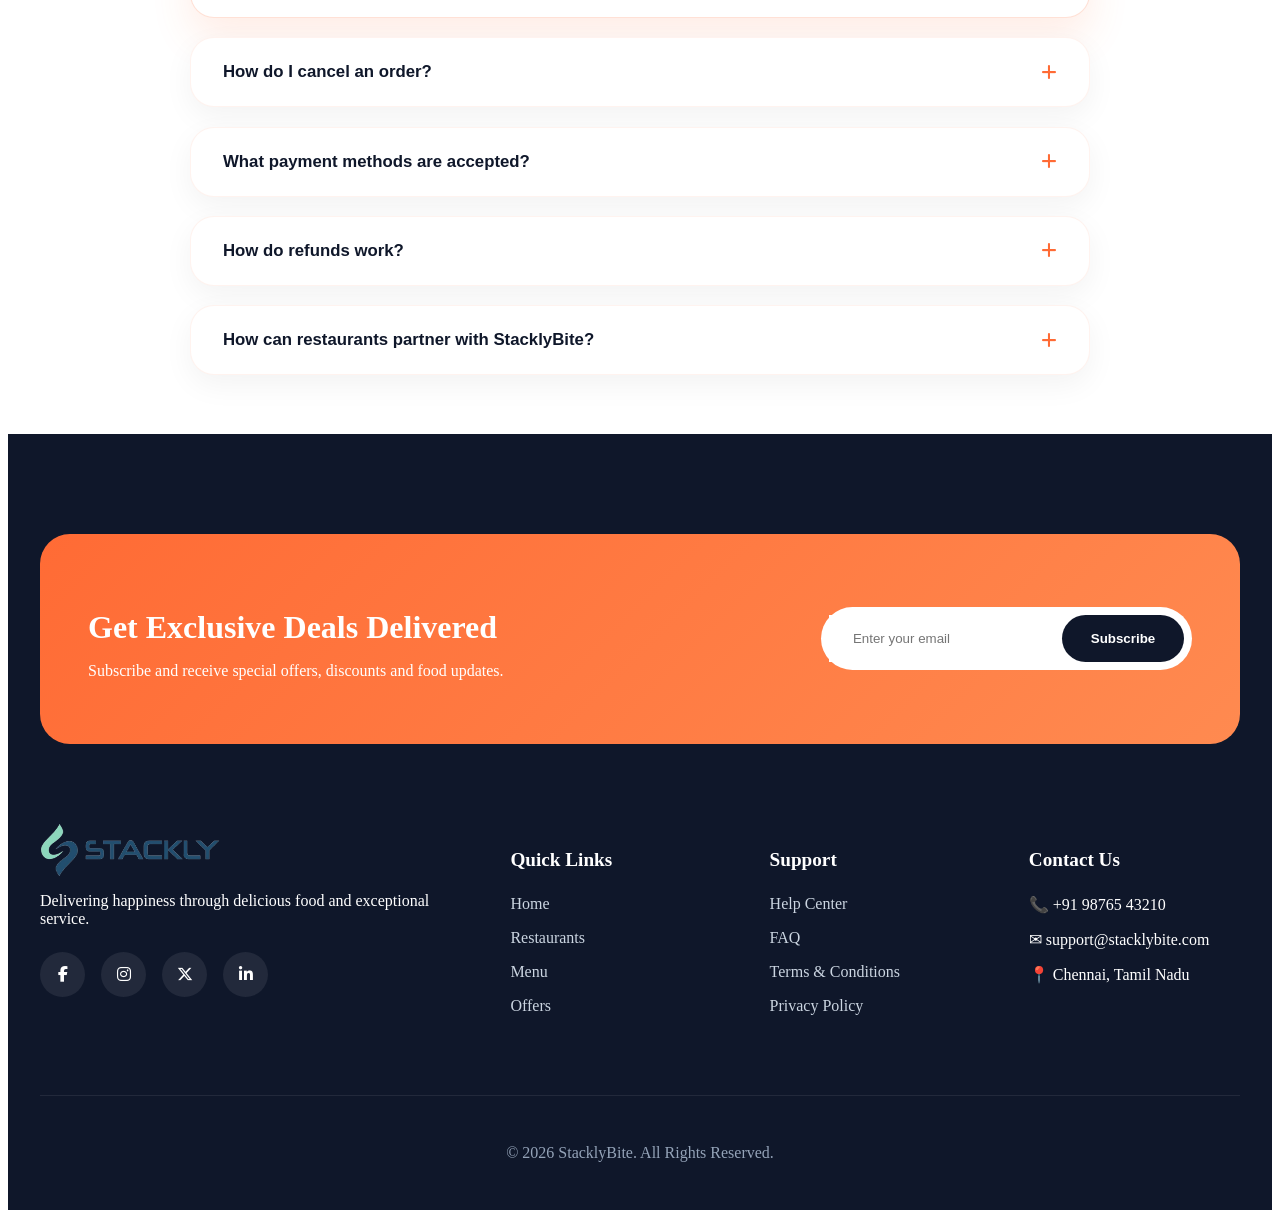
<file: contact.html>
<!DOCTYPE html>
<html lang="en">
<head>
    <meta charset="UTF-8">
    <meta name="viewport" content="width=device-width, initial-scale=1.0">
    <title>Stackly Delivery</title>
    <link rel="preconnect"
      href="https://fonts.googleapis.com">

    <link rel="preconnect"
        href="https://fonts.gstatic.com"
        crossorigin>

    <link href="https://fonts.googleapis.com/css2?family=Poppins:wght@300;400;500;600;700;800&display=swap"
        rel="stylesheet">
    <link rel="stylesheet"
        href="https://cdnjs.cloudflare.com/ajax/libs/font-awesome/6.6.0/css/all.min.css">
    <link rel="stylesheet"
        href="assets/css/style.css">

    <link rel="stylesheet"
        href="assets/css/header.css">
    <link rel="stylesheet"
        href="assets/css/contact.css">
        <link rel="stylesheet"
        href="assets/css/offers.css">
</head>
<div class="menu-overlay"></div>
<body>
    <!-- HEADER START -->
    <header class="header">

        <nav class="navbar container">

            <!-- Logo -->
            <a href="index.html" class="logo">
                <img src="assets/images/logo-stackly.webp" alt="StacklyBite Logo">
            </a>
            <div class="mobile-menu">

                <button class="close-menu">
                    <i class="fa-solid fa-xmark"></i>
                </button>
                <!-- Navigation Menu -->
                <ul class="nav-menu">

                    <li class="nav-item">
                        <a href="index.html" class="nav-link">Home</a>
                    </li>

                    <li class="nav-item">
                        <a href="restaurants.html" class="nav-link">Restaurants</a>
                    </li>

                    <li class="nav-item">
                        <a href="menu.html" class="nav-link">Menu</a>
                    </li>
                    <li class="nav-item">
                        <a href="offers.html" class="nav-link">Offers</a>
                    </li>

                    <li class="nav-item">
                        <a href="contact.html" class="nav-link">Contact</a>
                    </li>

                </ul>

                <div class="nav-actions">

                    <a href="404.html" class="action-icon">

                        <i class="fa-solid fa-magnifying-glass"></i>

                        <span>Search</span>

                    </a>

                    <a href="404.html" class="action-icon cart-icon">

                        <i class="fa-solid fa-cart-shopping"></i>

                        <span>Cart</span>

                        <small class="cart-count">2</small>

                    </a>

                </div>

                <div class="auth-buttons">

                    <a href="login.html" class="btn btn-login">
                        Login
                    </a>

                    <a href="signup.html" class="btn btn-signup">
                        Sign Up
                    </a>

                </div>
            </div>

            <!-- Mobile Menu Toggle -->
            <div class="hamburger">

                <span></span>
                <span></span>
                <span></span>

            </div>

        </nav>


    </header>

    <section class="contact-hero">

        <div class="container">

            <span class="section-badge contact-badge">

                <i class="fa-solid fa-headset"></i>

                    Contact Us

            </span>

            <h1>

                We're Here To

                <span>Help</span>

            </h1>

            <p>

                Have questions, feedback or need support?
                Our team is ready to assist you.

            </p>

        </div>
        <div class="contact-trust">

            <span>⚡ Quick Response</span>

            <span>📞 24/7 Support</span>

            <span>💬 Friendly Team</span>

        </div>

    </section>

    <!-- ======================
        CONTACT SECTION
    ====================== -->

    <section class="contact-section">

        <div class="container">

            <div class="contact-wrapper">

                <!-- LEFT SIDE -->

                <div class="contact-info">

                    <div class="info-card">

                        <div class="info-icon">

                            <i class="fa-solid fa-phone"></i>

                        </div>

                        <div>

                            <h3>Call Us</h3>

                            <p>+91 98765 43210</p>

                        </div>

                    </div>

                    <div class="info-card">

                        <div class="info-icon">

                            <i class="fa-solid fa-envelope"></i>

                        </div>

                        <div>

                            <h3>Email Us</h3>

                            <p>support@stacklybite.com</p>

                        </div>

                    </div>

                    <div class="info-card">

                        <div class="info-icon">

                            <i class="fa-solid fa-location-dot"></i>

                        </div>

                        <div>

                            <h3>Location</h3>

                            <p>Chennai, Tamil Nadu, India</p>

                        </div>

                    </div>

                    <div class="info-card">

                        <div class="info-icon">

                            <i class="fa-solid fa-clock"></i>

                        </div>

                        <div>

                            <h3>Working Hours</h3>

                            <p>24/7 Customer Support</p>

                        </div>

                    </div>

                </div>

                <!-- RIGHT SIDE -->

                <form class="contact-form">

                    <h2>

                        Send Us A Message

                    </h2>

                    <input
                        type="text"
                        id="name"
                        placeholder="Enter Full Name"
                        pattern="^[A-Za-z ]+$"
                        title="Only alphabets and spaces are allowed"
                        required>

                    <input
                        type="email"
                        id="email"
                        placeholder="Your Email"
                        required>

                    <input
                        type="text"
                        id="subject"
                        placeholder="Subject"
                        required>

                    <textarea
                        rows="6"
                        id="message"
                        placeholder="Your Message"
                        minlength="10"
                        required></textarea>

                  

                    <button
                        type="submit"
                        class="btn btn-primary">

                        Send Message

                    </button>
                    <p class="form-message"></p>
                </form>

            </div>

        </div>

    </section>

<section class="faq-section">

    <div class="container">

        <div class="section-heading">

            <span class="section-badge">

                Frequently Asked Questions

            </span>

            <h2>

                Need More Information?

            </h2>

            <p>

                Find answers to common customer questions.

            </p>

        </div>

        <div class="faq-wrapper">

            <div class="faq-item active">

                <button class="faq-question">

                    How can I track my order?

                    <i class="fa-solid fa-plus"></i>

                </button>

                <div class="faq-answer">

                    <p>

                        You can track your order in real-time
                        from your account dashboard after placing an order.

                    </p>

                </div>

            </div>

            <div class="faq-item">

                <button class="faq-question">

                    How do I cancel an order?

                    <i class="fa-solid fa-plus"></i>

                </button>

                <div class="faq-answer">

                    <p>

                        Orders can be cancelled before the restaurant
                        starts preparing your food.

                    </p>

                </div>

            </div>

            <div class="faq-item">

                <button class="faq-question">

                    What payment methods are accepted?

                    <i class="fa-solid fa-plus"></i>

                </button>

                <div class="faq-answer">

                    <p>

                        We accept UPI, debit cards,
                        credit cards, net banking and wallets.

                    </p>

                </div>

            </div>

            <div class="faq-item">

                <button class="faq-question">

                    How do refunds work?

                    <i class="fa-solid fa-plus"></i>

                </button>

                <div class="faq-answer">

                    <p>

                        Approved refunds are processed
                        to your original payment method within 3–7 business days.

                    </p>

                </div>

            </div>

            <div class="faq-item">

                <button class="faq-question">

                    How can restaurants partner with StacklyBite?

                    <i class="fa-solid fa-plus"></i>

                </button>

                <div class="faq-answer">

                    <p>

                        Contact our partnership team through the form above
                        and we'll get back to you shortly.

                    </p>

                </div>

            </div>

        </div>

    </div>

</section>
    <footer class="footer">

            <div class="container">

                <!-- Newsletter CTA -->

                <div class="footer-cta">

                    <div class="footer-cta-content">

                        <h2>

                            Get Exclusive Deals Delivered

                        </h2>

                        <p>

                            Subscribe and receive special offers,
                            discounts and food updates.

                        </p>

                    </div>

                    <form class="footer-subscribe">

                        <input
                            type="email"
                            placeholder="Enter your email">

                        <button type="submit">

                            Subscribe

                        </button>

                    </form>

                </div>

                <!-- Footer Main -->

                <div class="footer-main">

                    <!-- Column 1 -->

                    <div class="footer-brand">

                    <a href="index.html" class="logo">
                        <img src="assets/images/logo-stackly.webp" alt="StacklyBite Logo">
                    </a>

                        <p>

                            Delivering happiness through
                            delicious food and exceptional service.

                        </p>

                        <div class="footer-socials">

                            <a href="404.html">
                                <i class="fa-brands fa-facebook-f"></i>
                            </a>

                            <a href="404.html">
                                <i class="fa-brands fa-instagram"></i>
                            </a>

                            <a href="404.html">
                                <i class="fa-brands fa-x-twitter"></i>
                            </a>

                            <a href="404.html">
                                <i class="fa-brands fa-linkedin-in"></i>
                            </a>

                        </div>

                    </div>

                    <!-- Column 2 -->

                    <div class="footer-links">

                        <h4>

                            Quick Links

                        </h4>

                        <a href="index.html">Home</a>
                        <a href="restaurants.html">Restaurants</a>
                        <a href="menu.html">Menu</a>
                        <a href="offers.html">Offers</a>

                    </div>

                    <!-- Column 3 -->

                    <div class="footer-links">

                        <h4>

                            Support

                        </h4>

                        <a href="404.html">Help Center</a>
                        <a href="404.html">FAQ</a>
                        <a href="404.html">Terms & Conditions</a>
                        <a href="404.html">Privacy Policy</a>

                    </div>

                    <!-- Column 4 -->

                    <div class="footer-links">

                        <h4>

                            Contact Us

                        </h4>

                        <p>

                            📞 +91 98765 43210

                        </p>

                        <p>

                            ✉ support@stacklybite.com

                        </p>

                        <p>

                            📍 Chennai, Tamil Nadu

                        </p>

                    </div>

                </div>

                <!-- Footer Bottom -->

                <div class="footer-bottom">

                    <p>

                        © 2026 StacklyBite.
                        All Rights Reserved.

                    </p>

                </div>

            </div>

    </footer>
    <script src="assets/js/navbar.js"></script>
    <script src="assets/js/contact.js"></script>
</body>
</html>
</file>
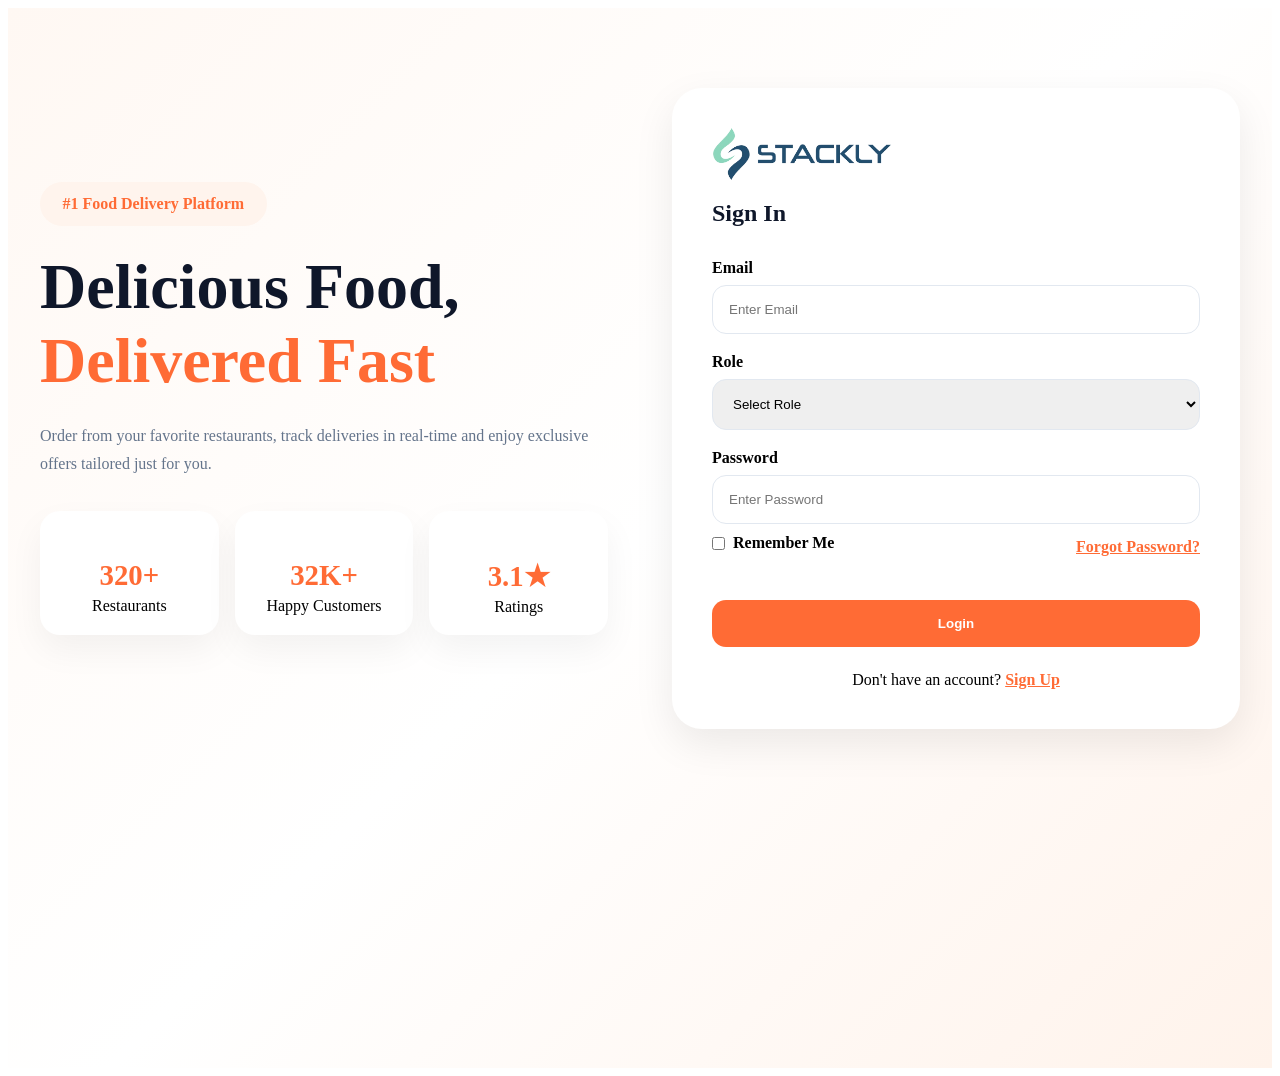
<file: login.html>
<!DOCTYPE html>
<html lang="en">
<head>
    <meta charset="UTF-8">
    <meta name="viewport" content="width=device-width, initial-scale=1.0">
    <title>Stackly Delivery</title>
    <link rel="preconnect"
      href="https://fonts.googleapis.com">

    <link rel="preconnect"
        href="https://fonts.gstatic.com"
        crossorigin>

    <link href="https://fonts.googleapis.com/css2?family=Poppins:wght@300;400;500;600;700;800&display=swap"
        rel="stylesheet">
    <link rel="stylesheet"
        href="https://cdnjs.cloudflare.com/ajax/libs/font-awesome/6.6.0/css/all.min.css">
    <link rel="stylesheet"
        href="assets/css/style.css">

    <link rel="stylesheet"
        href="assets/css/header.css">
    <link rel="stylesheet"
        href="assets/css/login.css">
</head>
<div class="menu-overlay"></div>
<body>
<section class="auth-section">

    <div class="container">

        <div class="auth-wrapper">

            <!-- Left Side -->

            <div class="auth-content">

                <span class="auth-badge">

                    #1 Food Delivery Platform

                </span>

                <h1>

                    Delicious Food,

                    <span>Delivered Fast</span>

                </h1>

                <p>

                    Order from your favorite restaurants,
                    track deliveries in real-time and enjoy
                    exclusive offers tailored just for you.

                </p>

                <div class="auth-stats">

                    <div class="stat-box">

                        <h3 class="counter"
                            data-target="500"
                            data-suffix="+">

                            0

                        </h3>

                        <span>Restaurants</span>

                    </div>

                    <div class="stat-box">

                        <h3 class="counter"
                            data-target="50"
                            data-suffix="K+">

                            0

                        </h3>

                        <span>Happy Customers</span>

                    </div>

                    <div class="stat-box">

                        <h3 class="counter"
                            data-target="4.9"
                            data-suffix="★">

                            0

                        </h3>

                        <span>Ratings</span>

                    </div>

                </div>

            </div>

            <!-- Right Side -->

            <div class="auth-card">
                <a href="index.html" class="logo">
                    <img src="assets/images/logo-stackly.webp" alt="StacklyBite Logo">
                </a>

                <h2>

                    Sign In

                </h2>

                <form id="loginForm">

                    <div class="form-group">

                        <label>

                            Email

                        </label>

                        <input
                            type="email"
                            id="loginEmail"
                            placeholder="Enter Email">

                    </div>

                    <div class="form-group">

                        <label>

                            Role

                        </label>

                        <select id="loginRole">

                            <option value="">

                                Select Role

                            </option>

                            <option value="customer">

                                Customer

                            </option>

                            <option value="restaurant">

                                Restaurant Owner

                            </option>

                        </select>

                    </div>

                    <div class="form-group">

                        <label>

                            Password

                        </label>

                        <input
                            type="password"
                            id="loginPassword"
                            placeholder="Enter Password">
                        
                            <div class="remember-row">

                                <label class="remember-label">

                                    <input
                                        type="checkbox"
                                        id="rememberMe">

                                    <span>Remember Me</span>

                                </label>

                                <a href="404.html">

                                    Forgot Password?

                                </a>

                            </div>

                    </div>

                    <button
                        type="submit"
                        class="auth-btn">

                        Login

                    </button>

                    <p class="auth-message"></p>

                    <div class="auth-footer">

                        Don't have an account?

                        <a href="signup.html">

                            Sign Up

                        </a>

                    </div>

                </form>

            </div>

        </div>

    </div>

</section>

    <script src="assets/js/login.js"></script>
</body>
</html>
</file>
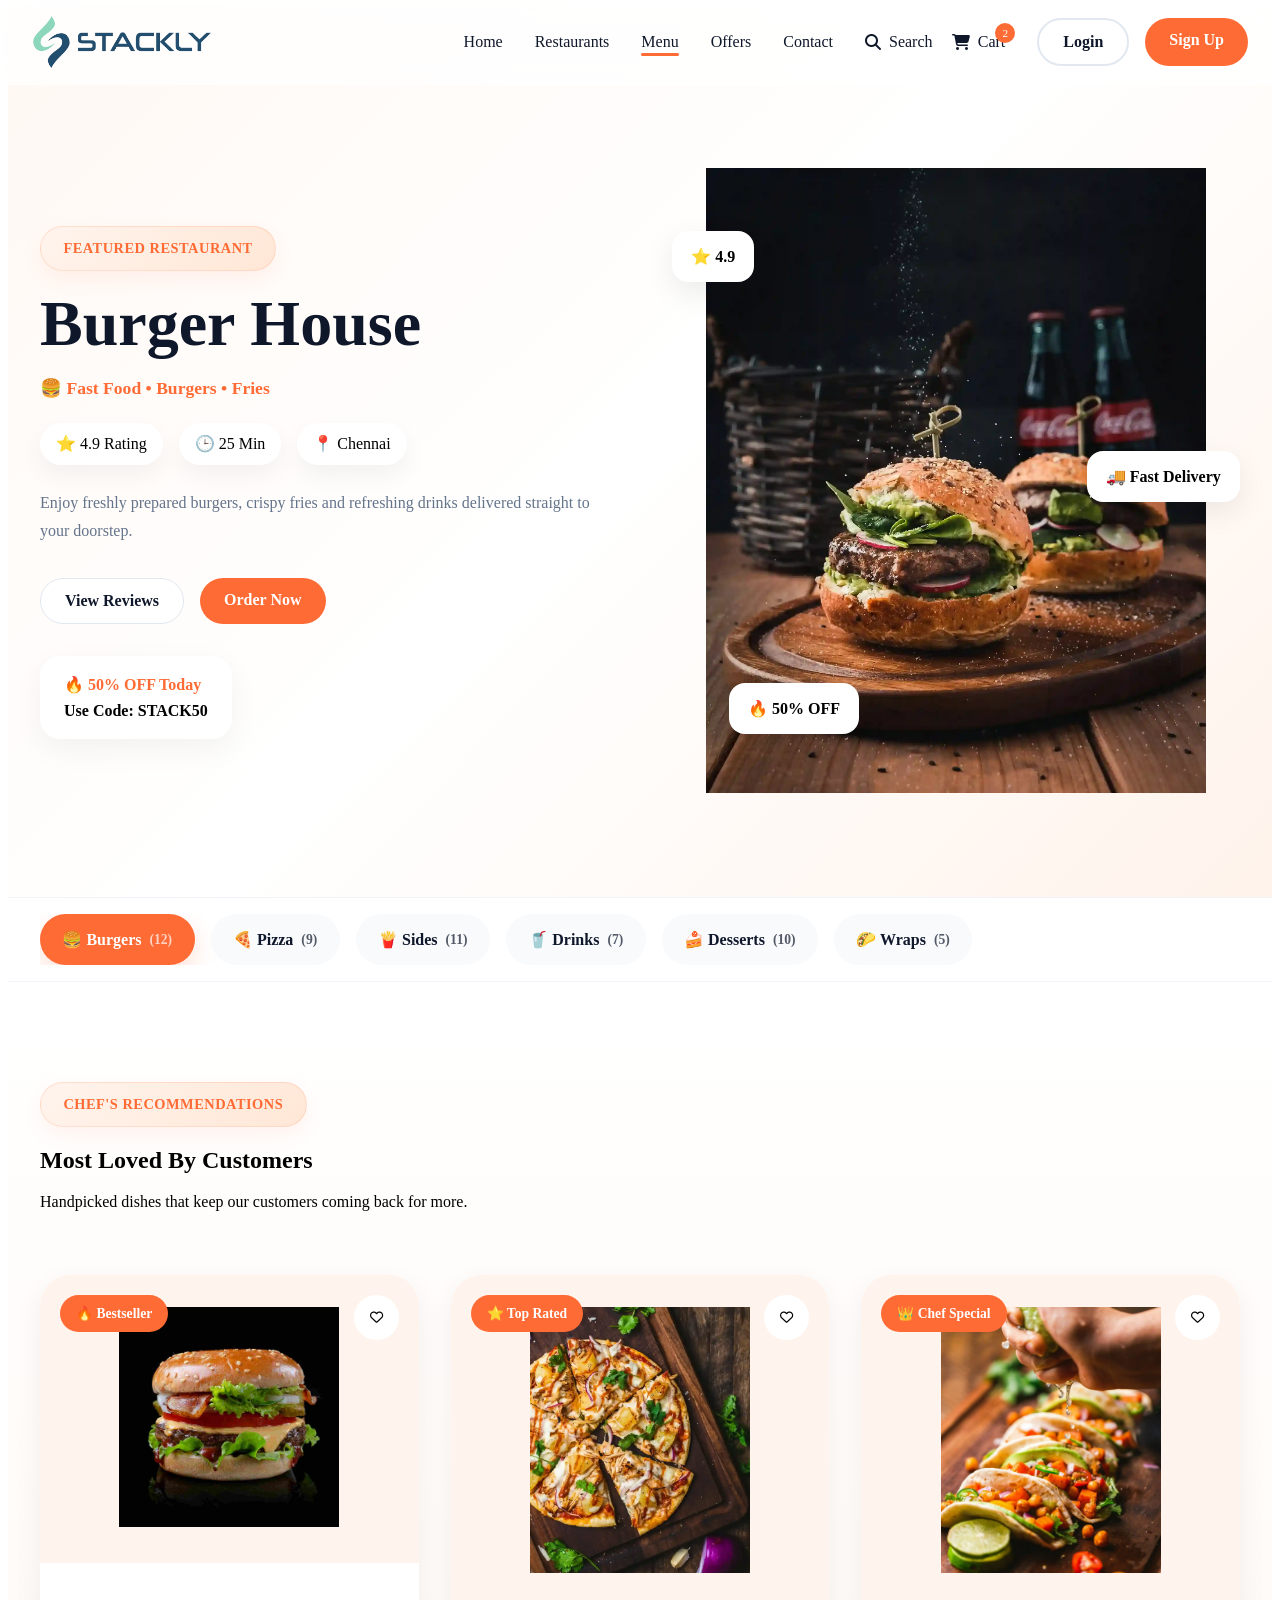
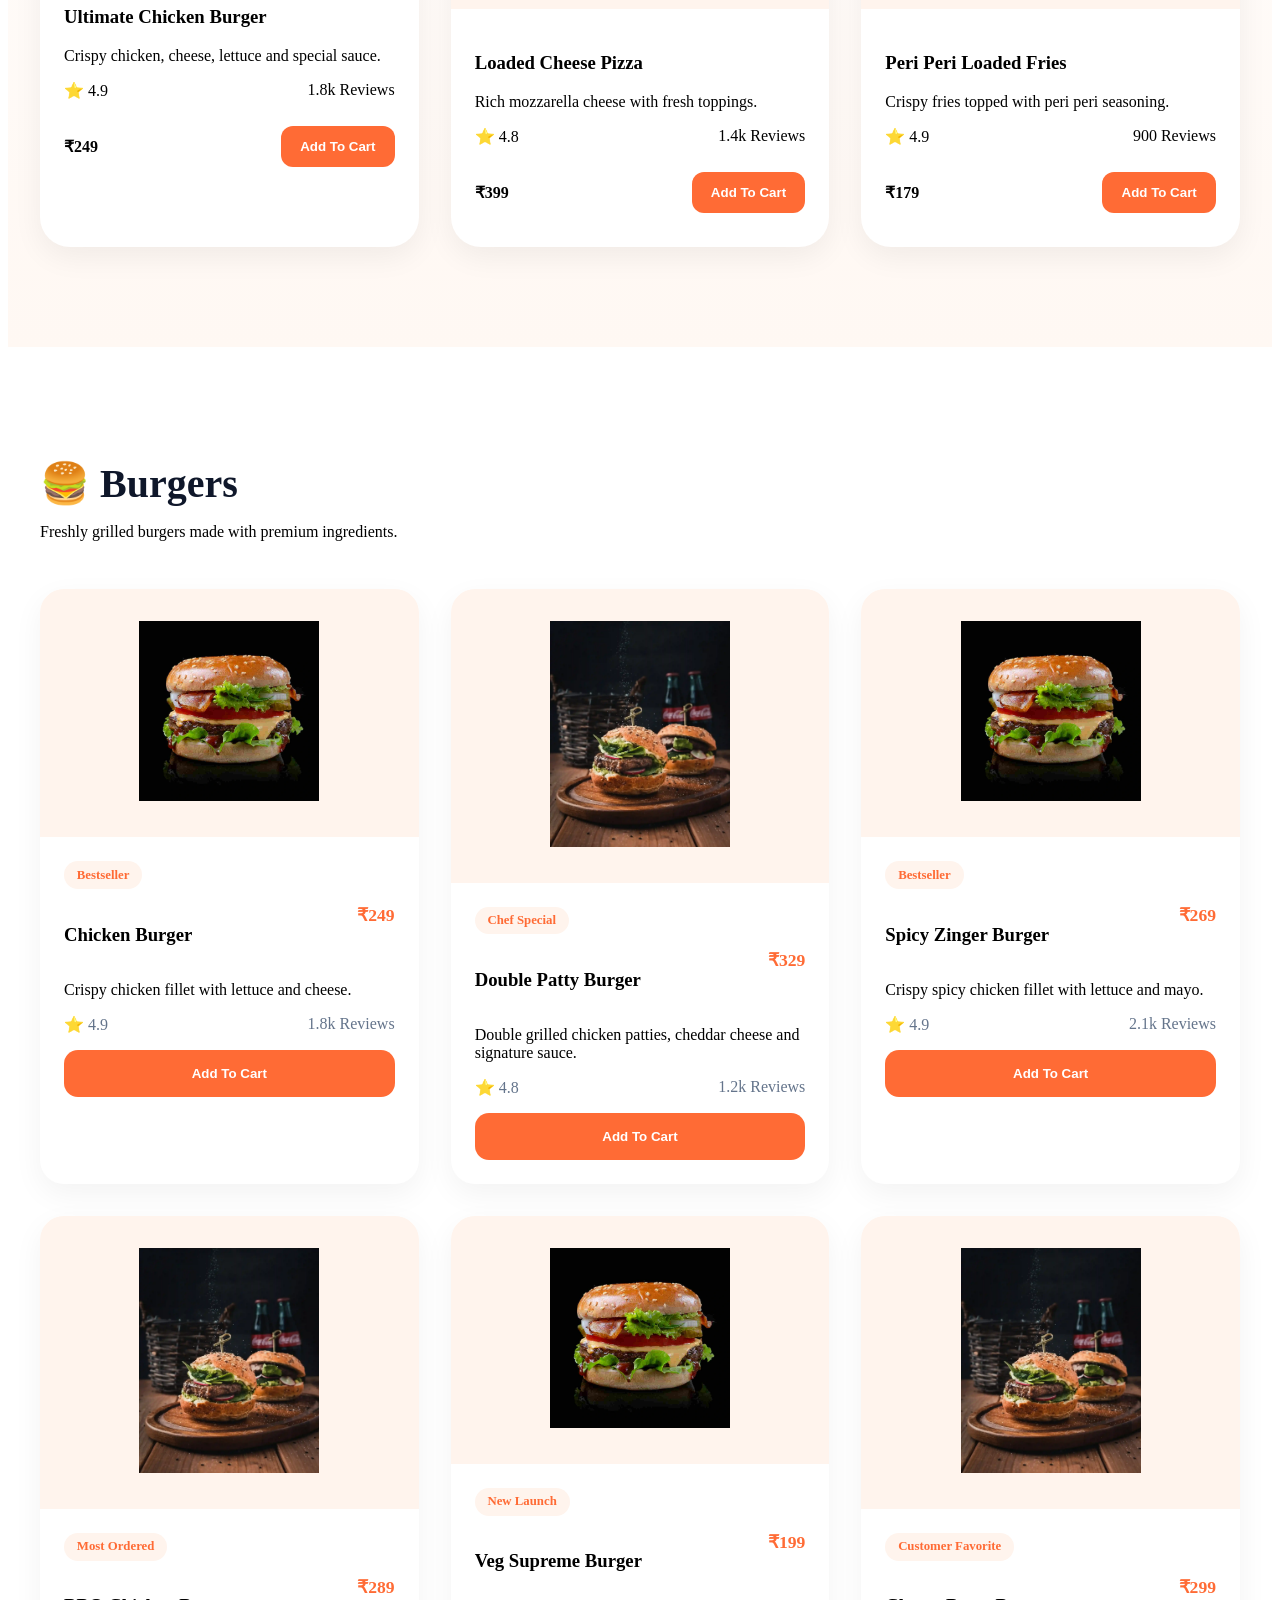
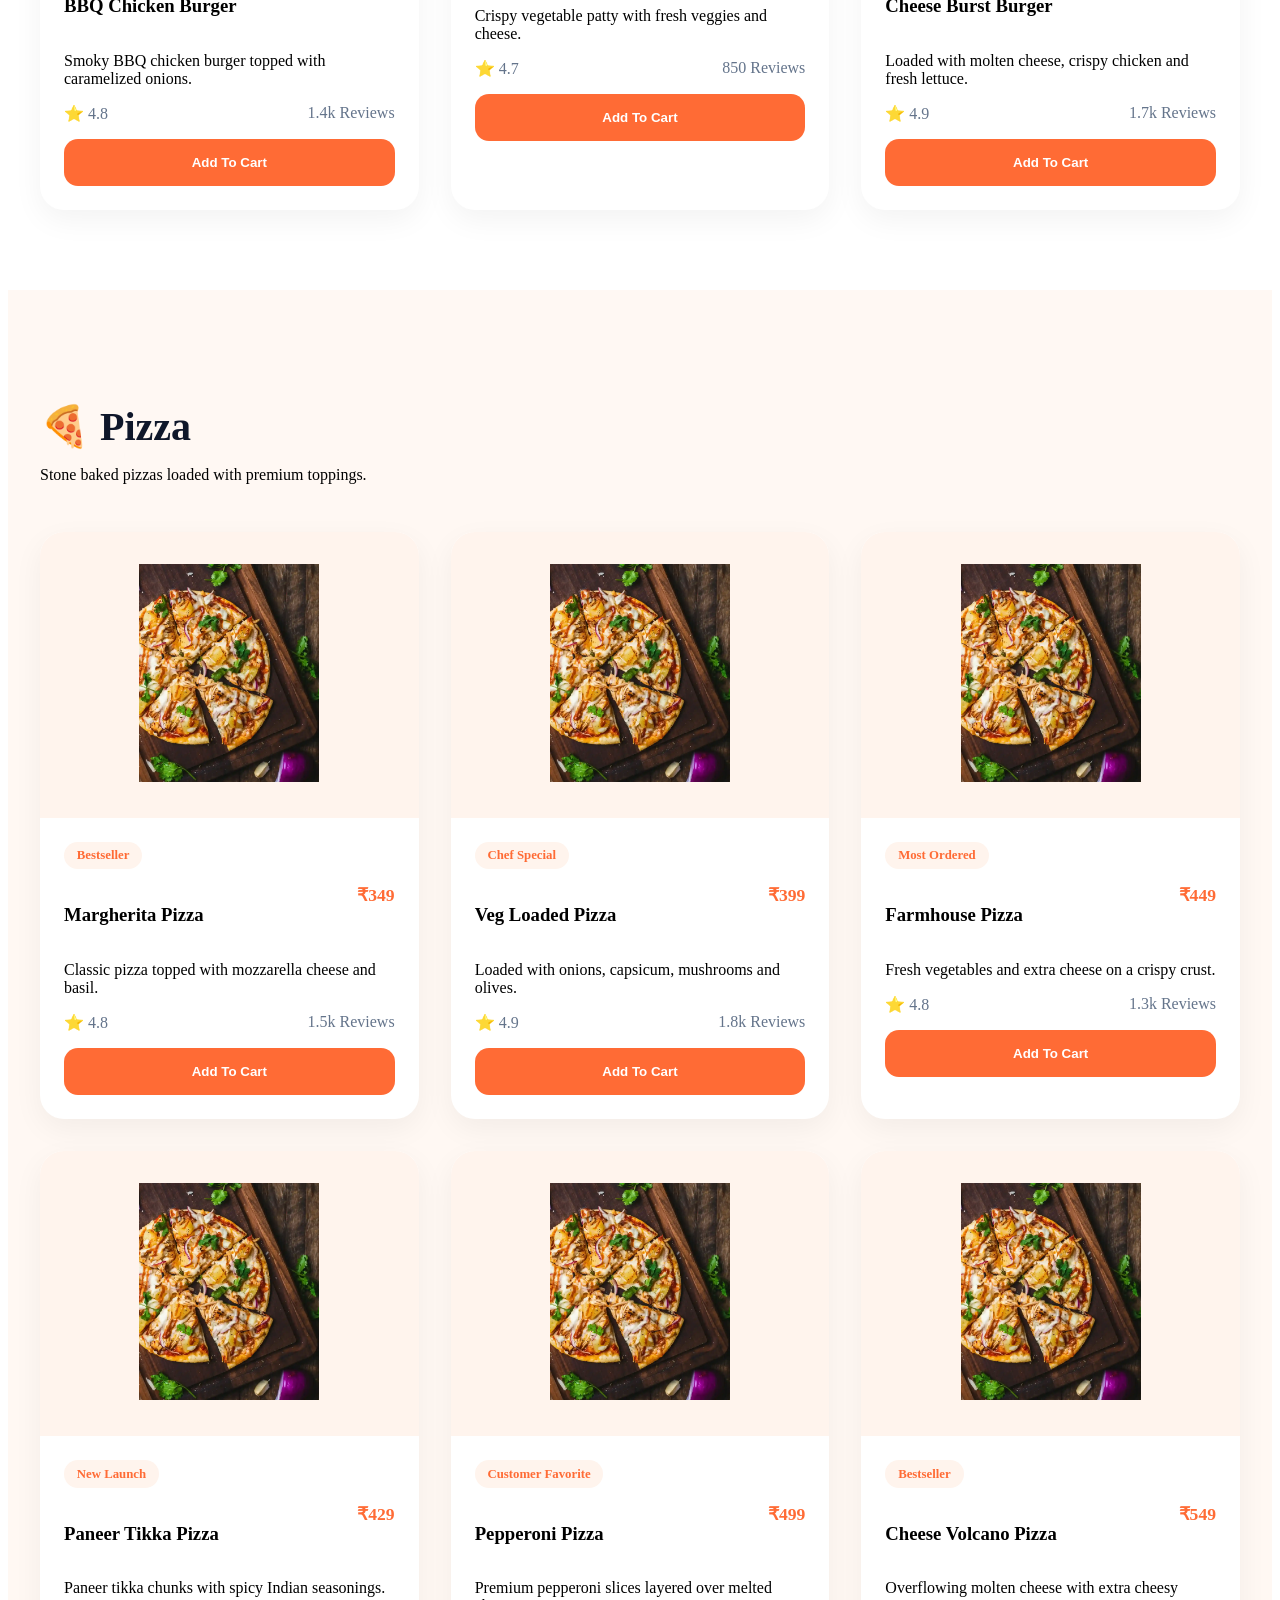
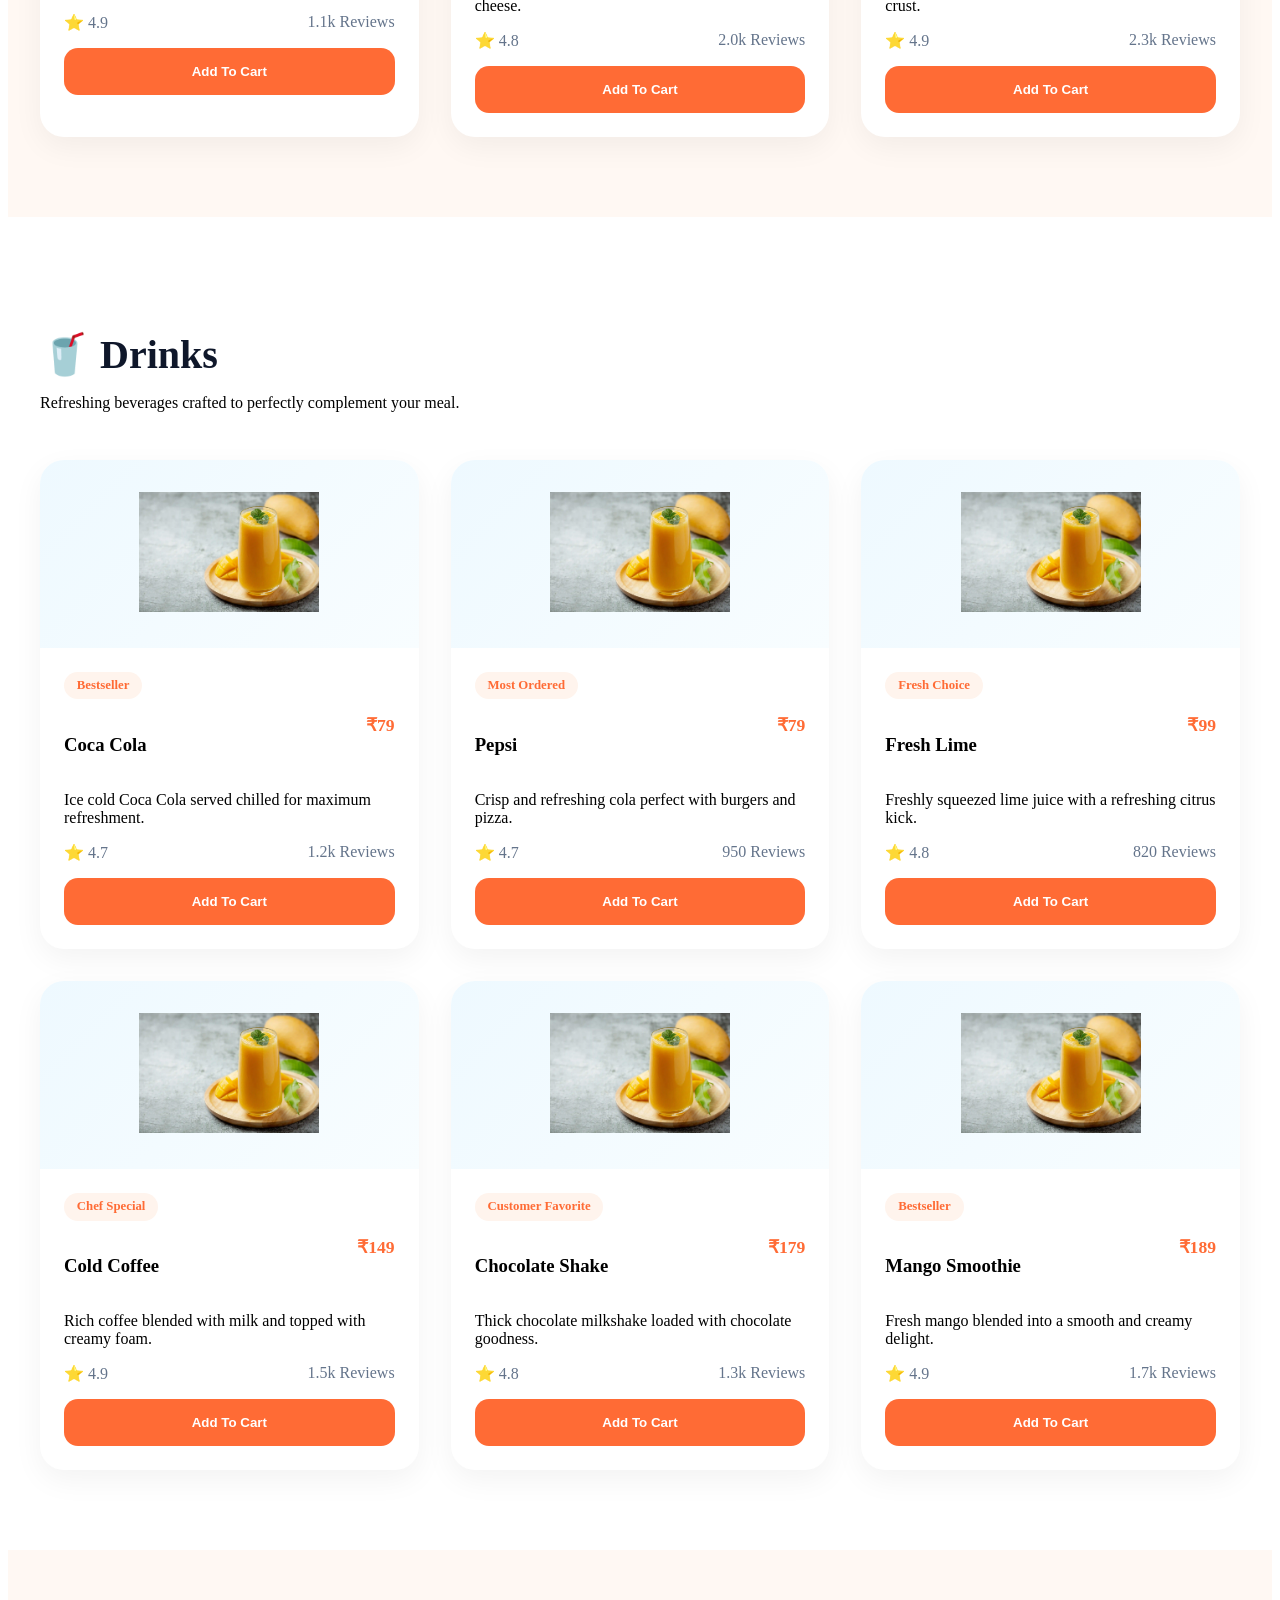
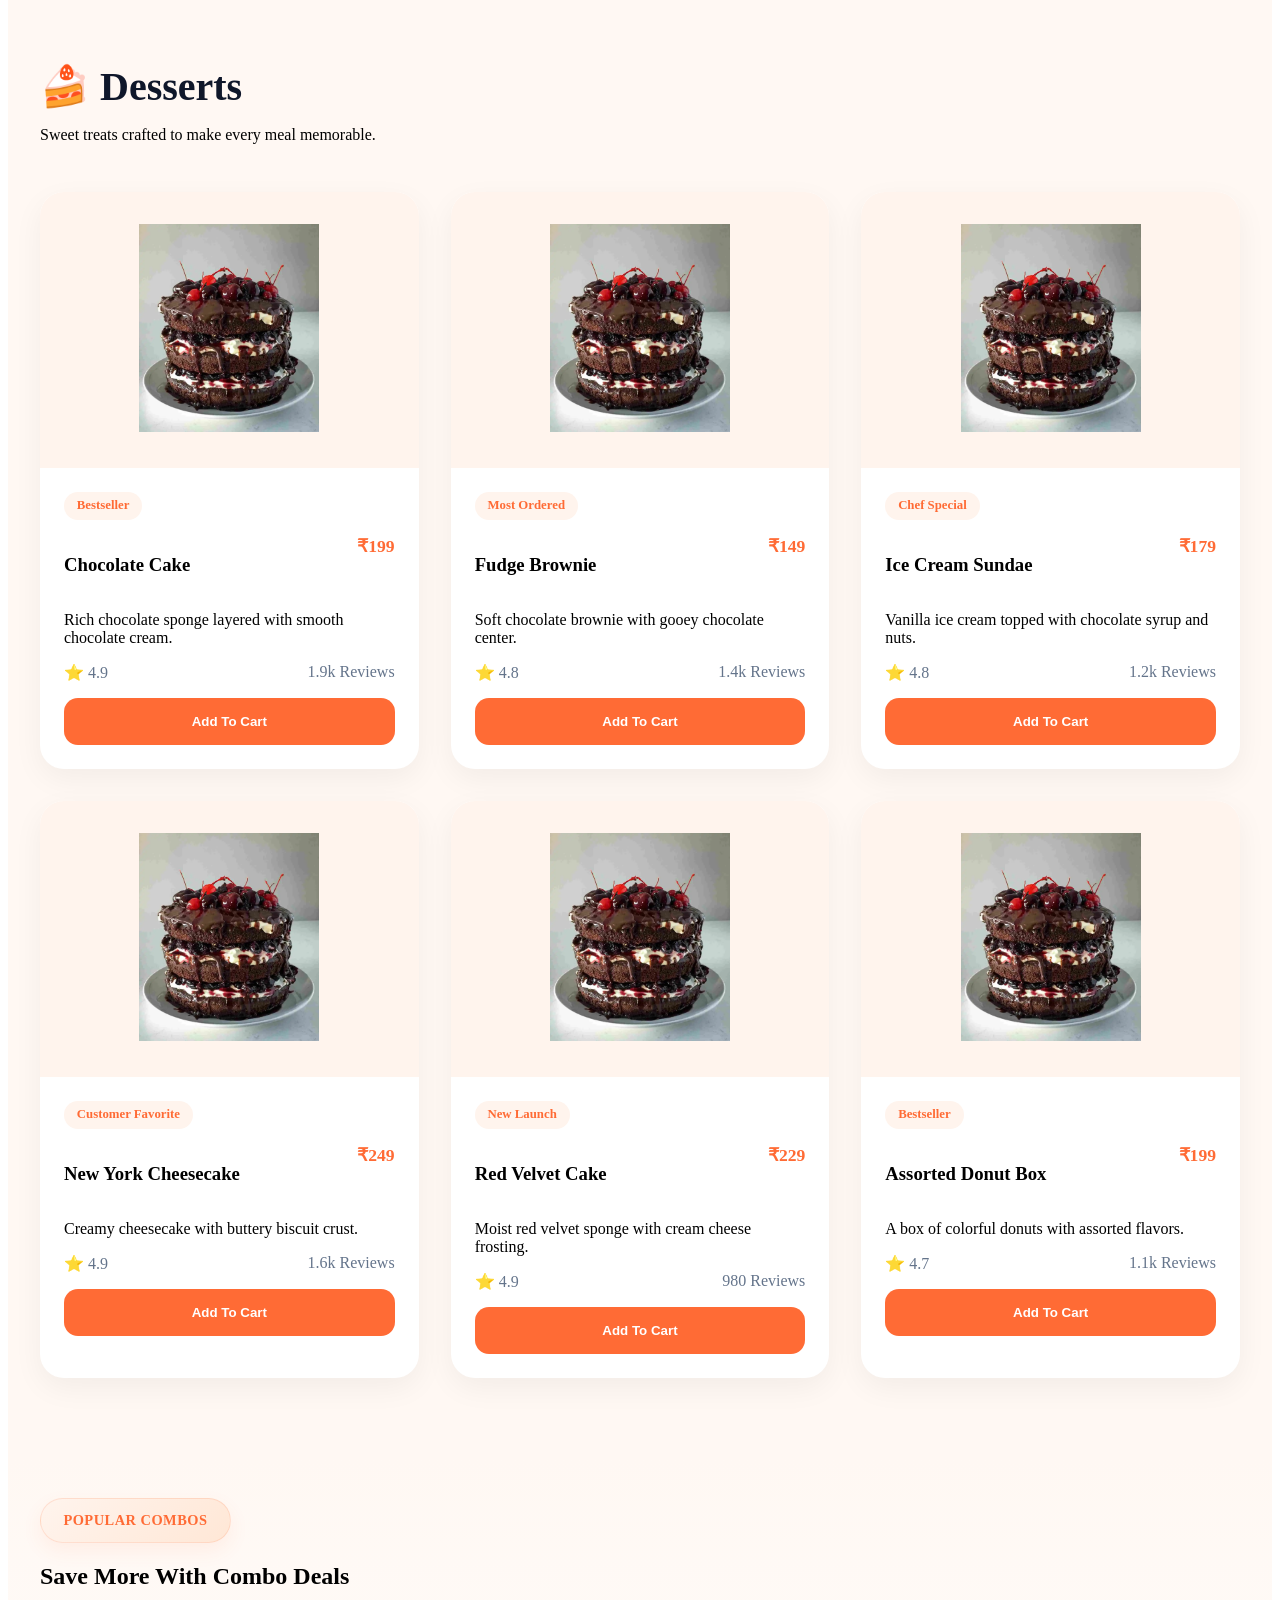
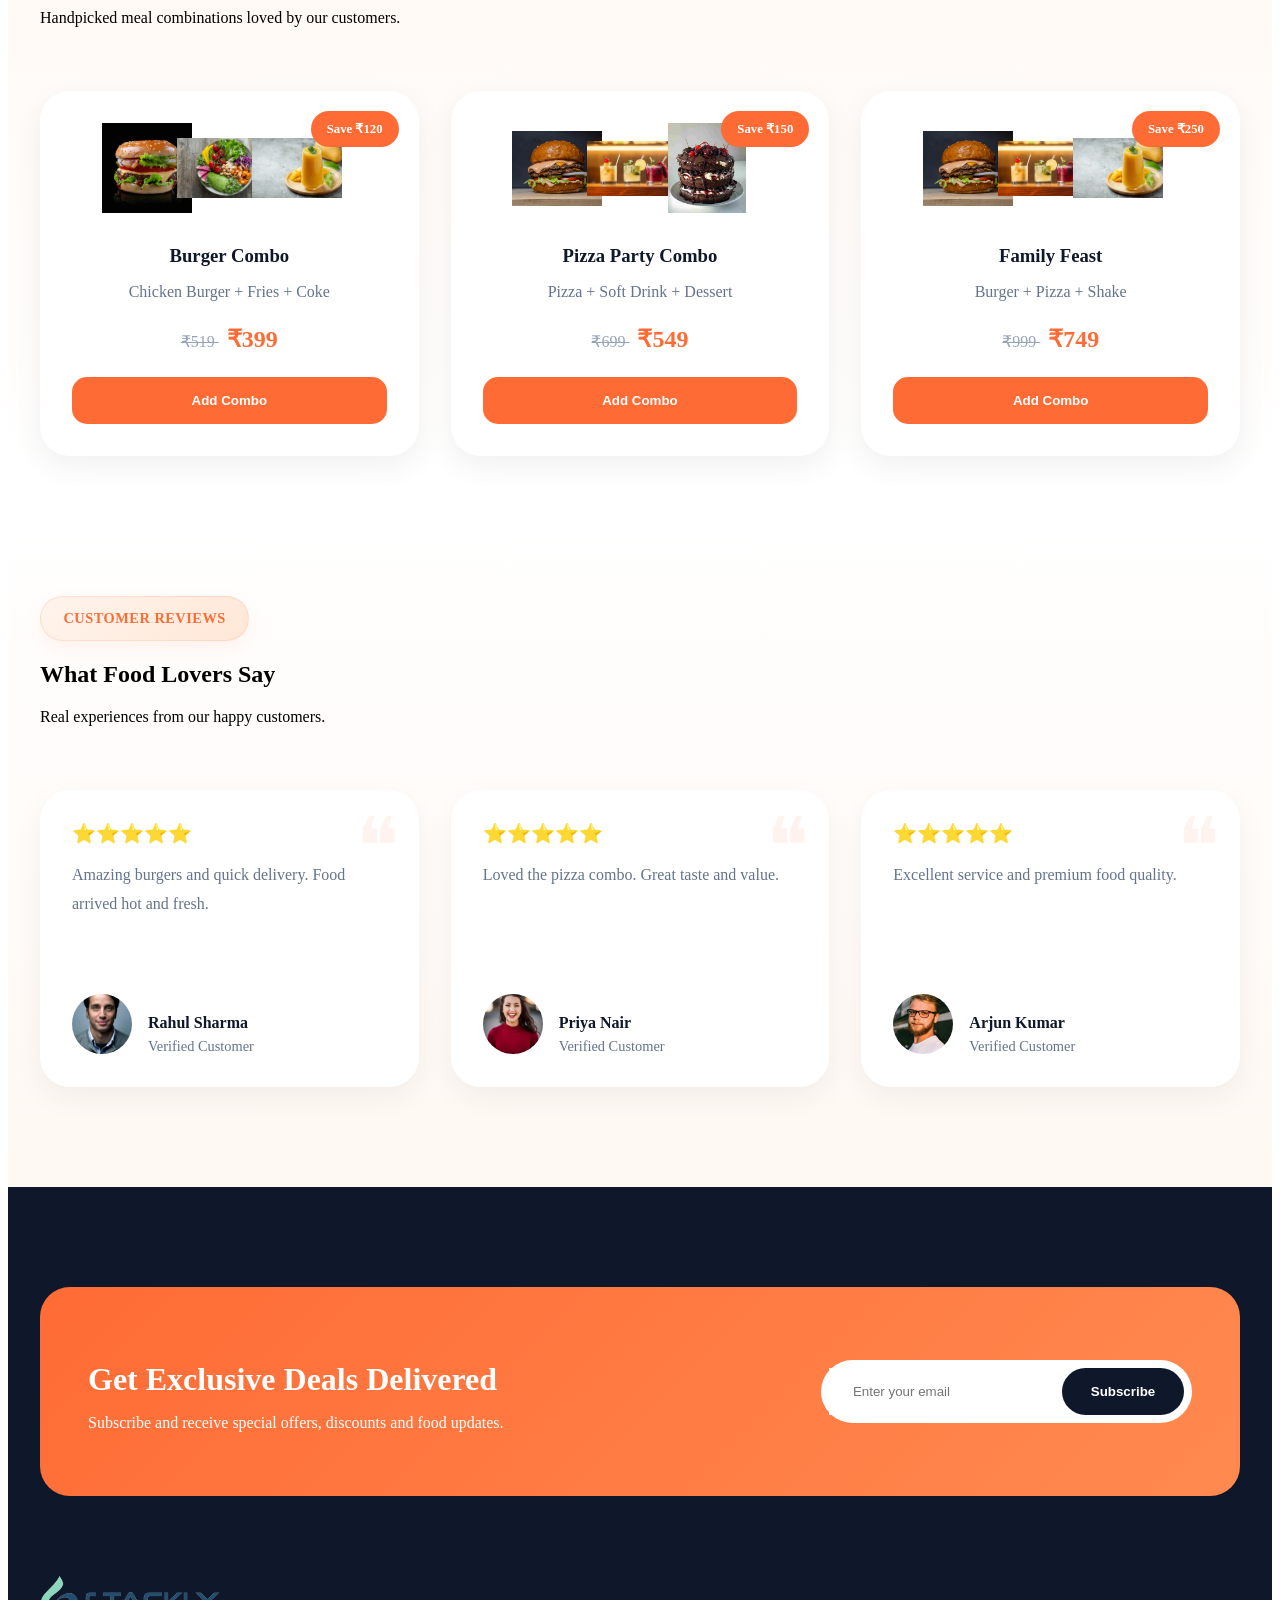
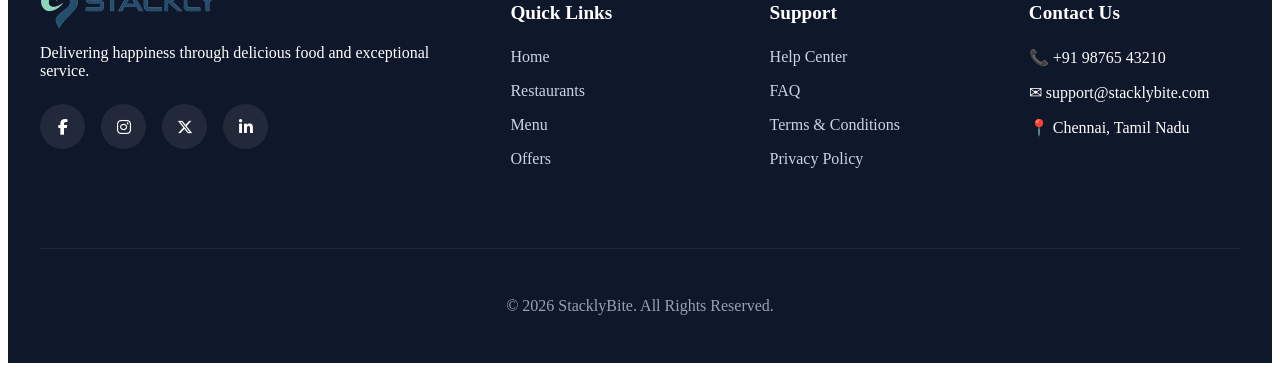
<file: menu.html>
<!DOCTYPE html>
<html lang="en">
<head>
    <meta charset="UTF-8">
    <meta name="viewport" content="width=device-width, initial-scale=1.0">
    <title>Stackly Delivery</title>
    <link rel="preconnect"
      href="https://fonts.googleapis.com">

    <link rel="preconnect"
        href="https://fonts.gstatic.com"
        crossorigin>

    <link href="https://fonts.googleapis.com/css2?family=Poppins:wght@300;400;500;600;700;800&display=swap"
        rel="stylesheet">
    <link rel="stylesheet"
        href="https://cdnjs.cloudflare.com/ajax/libs/font-awesome/6.6.0/css/all.min.css">
    <link rel="stylesheet"
        href="assets/css/style.css">

    <link rel="stylesheet"
        href="assets/css/header.css">
    <link rel="stylesheet"
        href="assets/css/menu.css">
</head>
<div class="menu-overlay"></div>
<body>
    <!-- HEADER START -->
    <header class="header">

        <nav class="navbar container">

            <!-- Logo -->
            <a href="index.html" class="logo">
                <img src="assets/images/logo-stackly.webp" alt="StacklyBite Logo">
            </a>
            <div class="mobile-menu">

                <button class="close-menu">
                    <i class="fa-solid fa-xmark"></i>
                </button>
                <!-- Navigation Menu -->
                <ul class="nav-menu">

                    <li class="nav-item">
                        <a href="index.html" class="nav-link">Home</a>
                    </li>

                    <li class="nav-item">
                        <a href="restaurants.html" class="nav-link">Restaurants</a>
                    </li>

                    <li class="nav-item">
                        <a href="menu.html" class="nav-link">Menu</a>
                    </li>
                    <li class="nav-item">
                        <a href="offers.html" class="nav-link">Offers</a>
                    </li>

                    <li class="nav-item">
                        <a href="contact.html" class="nav-link">Contact</a>
                    </li>

                </ul>

                <div class="nav-actions">

                    <a href="404.html" class="action-icon">

                        <i class="fa-solid fa-magnifying-glass"></i>

                        <span>Search</span>

                    </a>

                    <a href="404.html" class="action-icon cart-icon">

                        <i class="fa-solid fa-cart-shopping"></i>

                        <span>Cart</span>

                        <small class="cart-count">2</small>

                    </a>

                </div>

                <div class="auth-buttons">

                    <a href="login.html" class="btn btn-login">
                        Login
                    </a>

                    <a href="signup.html" class="btn btn-signup">
                        Sign Up
                    </a>

                </div>
            </div>

            <!-- Mobile Menu Toggle -->
            <div class="hamburger">

                <span></span>
                <span></span>
                <span></span>

            </div>

        </nav>


    </header>

    <!-- ======================
        MENU HERO
    ====================== -->

    <section class="menu-hero">

        <div class="container">

            <div class="menu-hero__content">

                <span class="section-badge">

                    Featured Restaurant

                </span>

                <h1>

                    Burger House

                </h1>

                <p class="restaurant-type">

                    🍔 Fast Food • Burgers • Fries
                </p>

                <div class="menu-hero__meta">

                    <span>

                        ⭐ 4.9 Rating

                    </span>

                    <span>

                        🕒 25 Min

                    </span>

                    <span>

                        📍 Chennai

                    </span>

                </div>

                <p class="menu-hero__description">

                    Enjoy freshly prepared burgers,
                    crispy fries and refreshing drinks
                    delivered straight to your doorstep.

                </p>

                <div class="menu-hero__buttons">

                    <a href="404.html"
                    class="btn btn-secondary">

                        View Reviews

                    </a>

                    <a href="404.html"
                    class="btn btn-primary">

                        Order Now

                    </a>

                </div>

                <div class="hero-offer">

                    <span>

                        🔥 50% OFF Today

                    </span>

                    <strong>

                        Use Code: STACK50

                    </strong>

                </div>

            </div>

            <div class="menu-hero__visual">

                <img src="assets/images/restaurant/mae-mu-I7A_pHLcQK8-unsplash (1)_11zon.webp"
                    alt="Burger">

                <div class="hero-badge badge-rating">

                    ⭐ 4.9

                </div>

                <div class="hero-badge badge-delivery">

                    🚚 Fast Delivery

                </div>

                <div class="hero-badge badge-offer">

                    🔥 50% OFF

                </div>

            </div>

        </div>

    </section>

    <!-- ======================
        MENU CATEGORIES
    ====================== -->

    <section class="menu-categories">

        <div class="container">

            <div class="categories-wrapper">

                <a href="#burgers" class="category-pill active">

                    🍔 Burgers
                        <span>(12)</span>
                </a>

                <a href="#pizza" class="category-pill">

                    🍕 Pizza
                    <span>(9)</span>
                </a>

                <a href="#sides" class="category-pill">

                    🍟 Sides
                    <span>(11)</span>
                </a>

                <a href="#drinks" class="category-pill">

                    🥤 Drinks
                    <span>(7)</span>
                </a>

                <a href="#desserts" class="category-pill">

                    🍰 Desserts
                    <span>(10)</span>
                </a>

                <a href="#wraps" class="category-pill">

                    🌮 Wraps
                    <span>(5)</span>
                </a>

            </div>

        </div>

    </section>

    <section class="featured-dishes">

        <div class="container">

            <div class="section-heading">

                <span class="section-badge">

                    Chef's Recommendations

                </span>

                <h2>

                    Most Loved By Customers

                </h2>

                <p>

                    Handpicked dishes that keep our
                    customers coming back for more.

                </p>

            </div>

            <div class="featured-dishes-grid">

                <!-- Card 1 -->

                <div class="featured-dish-card">

                    <span class="dish-badge">

                        🔥 Bestseller

                    </span>

                    <button class="dish-favourite">

                        <i class="fa-regular fa-heart"></i>

                    </button>

                    <div class="featured-dish-image">

                        <img src="assets/images/hero/david-foodphototasty-E94j3rMcxlw-unsplash_11zon.webp"
                            alt="Burger">

                    </div>

                    <div class="featured-dish-content">

                        <h3>

                            Ultimate Chicken Burger

                        </h3>

                        <p>

                            Crispy chicken, cheese,
                            lettuce and special sauce.

                        </p>

                        <div class="dish-meta">

                            <span>⭐ 4.9</span>

                            <span>1.8k Reviews</span>

                        </div>

                        <div class="dish-footer">

                            <h4>₹249</h4>

                            <button class="add-cart-btn" onclick="window.location.href='404.html'">

                                Add To Cart

                            </button>

                        </div>

                    </div>

                </div>

                <!-- Card 2 -->

                <div class="featured-dish-card">

                    <span class="dish-badge">

                        ⭐ Top Rated

                    </span>

                    <button class="dish-favourite">

                        <i class="fa-regular fa-heart"></i>

                    </button>

                    <div class="featured-dish-image">

                        <img src="assets/images/hero/chad-montano-MqT0asuoIcU-unsplash_11zon.webp"
                            alt="Pizza">

                    </div>

                    <div class="featured-dish-content">

                        <h3>

                            Loaded Cheese Pizza

                        </h3>

                        <p>

                            Rich mozzarella cheese
                            with fresh toppings.

                        </p>

                        <div class="dish-meta">

                            <span>⭐ 4.8</span>

                            <span>1.4k Reviews</span>

                        </div>

                        <div class="dish-footer">

                            <h4>₹399</h4>

                            <button class="add-cart-btn" onclick="window.location.href='404.html'">

                                Add To Cart

                            </button>

                        </div>

                    </div>

                </div>

                <!-- Card 3 -->

                <div class="featured-dish-card">

                    <span class="dish-badge">

                        👑 Chef Special

                    </span>

                    <button class="dish-favourite">

                        <i class="fa-regular fa-heart"></i>

                    </button>

                    <div class="featured-dish-image">

                        <img src="assets/images/hero/chad-montano-lP5MCM6nZ5A-unsplash_11zon.webp"
                            alt="Fries">

                    </div>

                    <div class="featured-dish-content">

                        <h3>

                            Peri Peri Loaded Fries

                        </h3>

                        <p>

                            Crispy fries topped with
                            peri peri seasoning.

                        </p>

                        <div class="dish-meta">

                            <span>⭐ 4.9</span>

                            <span>900 Reviews</span>

                        </div>

                        <div class="dish-footer">

                            <h4>₹179</h4>

                            <button class="add-cart-btn" onclick="window.location.href='404.html'">

                                Add To Cart

                            </button>

                        </div>

                    </div>

                </div>

            </div>

        </div>

    </section>

    <section class="menu-section" id="burgers">

        <div class="container">

            <div class="menu-section-header">

                <h2>

                    🍔 Burgers

                </h2>

                <p>

                    Freshly grilled burgers made with premium ingredients.

                </p>

            </div>

            <div class="menu-grid">

                <!-- Menu Item -->

                <div class="menu-item-card">

                    <div class="menu-item-image">

                        <img src="assets/images/hero/david-foodphototasty-E94j3rMcxlw-unsplash_11zon.webp"
                            alt="Burger">

                    </div>

                    <div class="menu-item-content">
                        <span class="menu-tag"> Bestseller </span>

                        <div class="menu-item-top">

                            <h3>

                                Chicken Burger

                            </h3>

                            <span class="menu-price">

                                ₹249

                            </span>

                        </div>

                        <p>

                            Crispy chicken fillet with
                            lettuce and cheese.

                        </p>

                        <div class="menu-item-meta">

                            <span>⭐ 4.9</span>

                            <span>1.8k Reviews</span>

                        </div>

                        <button class="menu-cart-btn" onclick="window.location.href='404.html'">

                            Add To Cart

                        </button>

                    </div>

                </div>
                <div class="menu-item-card">

                    <div class="menu-item-image">

                        <img src="assets/images/restaurant/mae-mu-I7A_pHLcQK8-unsplash (1)_11zon.webp"
                            alt="Double Patty Burger">

                    </div>

                    <div class="menu-item-content">

                        <span class="menu-tag special">

                            Chef Special

                        </span>

                        <div class="menu-item-top">

                            <h3>

                                Double Patty Burger

                            </h3>

                            <span class="menu-price">

                                ₹329

                            </span>

                        </div>

                        <p>

                            Double grilled chicken patties,
                            cheddar cheese and signature sauce.

                        </p>

                        <div class="menu-item-meta">

                            <span>⭐ 4.8</span>

                            <span>1.2k Reviews</span>

                        </div>

                        <button class="menu-cart-btn" onclick="window.location.href='404.html'">

                            Add To Cart

                        </button>

                    </div>

                </div>
                <div class="menu-item-card">

                    <div class="menu-item-image">

                        <img src="assets/images/hero/david-foodphototasty-E94j3rMcxlw-unsplash_11zon.webp"
                            alt="Spicy Zinger Burger">

                    </div>

                    <div class="menu-item-content">

                        <span class="menu-tag bestseller">

                            Bestseller

                        </span>

                        <div class="menu-item-top">

                            <h3>

                                Spicy Zinger Burger

                            </h3>

                            <span class="menu-price">

                                ₹269

                            </span>

                        </div>

                        <p>

                            Crispy spicy chicken fillet
                            with lettuce and mayo.

                        </p>

                        <div class="menu-item-meta">

                            <span>⭐ 4.9</span>

                            <span>2.1k Reviews</span>

                        </div>

                        <button class="menu-cart-btn" onclick="window.location.href='404.html'">

                            Add To Cart

                        </button>

                    </div>

                </div>
                <div class="menu-item-card">

                    <div class="menu-item-image">

                        <img src="assets/images/restaurant/mae-mu-I7A_pHLcQK8-unsplash (1)_11zon.webp"
                            alt="BBQ Chicken Burger">

                    </div>

                    <div class="menu-item-content">

                        <span class="menu-tag">

                            Most Ordered

                        </span>

                        <div class="menu-item-top">

                            <h3>

                                BBQ Chicken Burger

                            </h3>

                            <span class="menu-price">

                                ₹289

                            </span>

                        </div>

                        <p>

                            Smoky BBQ chicken burger
                            topped with caramelized onions.

                        </p>

                        <div class="menu-item-meta">

                            <span>⭐ 4.8</span>

                            <span>1.4k Reviews</span>

                        </div>

                        <button class="menu-cart-btn" onclick="window.location.href='404.html'">

                            Add To Cart

                        </button>

                    </div>

                </div>
                <div class="menu-item-card">

                    <div class="menu-item-image">

                        <img src="assets/images/hero/david-foodphototasty-E94j3rMcxlw-unsplash_11zon.webp"
                            alt="Veg Supreme Burger">

                    </div>

                    <div class="menu-item-content">

                        <span class="menu-tag new">

                            New Launch

                        </span>

                        <div class="menu-item-top">

                            <h3>

                                Veg Supreme Burger

                            </h3>

                            <span class="menu-price">

                                ₹199

                            </span>

                        </div>

                        <p>

                            Crispy vegetable patty with
                            fresh veggies and cheese.

                        </p>

                        <div class="menu-item-meta">

                            <span>⭐ 4.7</span>

                            <span>850 Reviews</span>

                        </div>

                        <button class="menu-cart-btn" onclick="window.location.href='404.html'">

                            Add To Cart

                        </button>

                    </div>

                </div>
                <div class="menu-item-card">

                    <div class="menu-item-image">

                        <img src="assets/images/restaurant/mae-mu-I7A_pHLcQK8-unsplash (1)_11zon.webp"
                            alt="Cheese Burst Burger">

                    </div>

                    <div class="menu-item-content">

                        <span class="menu-tag special">

                            Customer Favorite

                        </span>

                        <div class="menu-item-top">

                            <h3>

                                Cheese Burst Burger

                            </h3>

                            <span class="menu-price">

                                ₹299

                            </span>

                        </div>

                        <p>

                            Loaded with molten cheese,
                            crispy chicken and fresh lettuce.

                        </p>

                        <div class="menu-item-meta">

                            <span>⭐ 4.9</span>

                            <span>1.7k Reviews</span>

                        </div>

                        <button class="menu-cart-btn" onclick="window.location.href='404.html'">

                            Add To Cart

                        </button>

                    </div>

                </div>

            </div>

        </div>

    </section>
    <section class="menu-section" id="pizza">

        <div class="container">

            <div class="menu-section-header">

                <h2>

                    🍕 Pizza

                </h2>

                <p>

                    Stone baked pizzas loaded with premium toppings.

                </p>

            </div>

            <div class="menu-grid">

                <!-- Card 1 -->

                <div class="menu-item-card">

                    <div class="menu-item-image">

                        <img src="assets/images/hero/chad-montano-MqT0asuoIcU-unsplash_11zon.webp"
                            alt="Margherita Pizza">

                    </div>

                    <div class="menu-item-content">

                        <span class="menu-tag bestseller">

                            Bestseller

                        </span>

                        <div class="menu-item-top">

                            <h3>

                                Margherita Pizza

                            </h3>

                            <span class="menu-price">

                                ₹349

                            </span>

                        </div>

                        <p>

                            Classic pizza topped with
                            mozzarella cheese and basil.

                        </p>

                        <div class="menu-item-meta">

                            <span>⭐ 4.8</span>

                            <span>1.5k Reviews</span>

                        </div>

                        <button class="menu-cart-btn" onclick="window.location.href='404.html'">

                            Add To Cart

                        </button>

                    </div>

                </div>

                <!-- Card 2 -->

                <div class="menu-item-card">

                    <div class="menu-item-image">

                        <img src="assets/images/hero/chad-montano-MqT0asuoIcU-unsplash_11zon.webp"
                            alt="Veg Loaded Pizza">

                    </div>

                    <div class="menu-item-content">

                        <span class="menu-tag special">

                            Chef Special

                        </span>

                        <div class="menu-item-top">

                            <h3>

                                Veg Loaded Pizza

                            </h3>

                            <span class="menu-price">

                                ₹399

                            </span>

                        </div>

                        <p>

                            Loaded with onions, capsicum,
                            mushrooms and olives.

                        </p>

                        <div class="menu-item-meta">

                            <span>⭐ 4.9</span>

                            <span>1.8k Reviews</span>

                        </div>

                        <button class="menu-cart-btn" onclick="window.location.href='404.html'">

                            Add To Cart

                        </button>

                    </div>

                </div>

                <!-- Card 3 -->

                <div class="menu-item-card">

                    <div class="menu-item-image">

                        <img src="assets/images/hero/chad-montano-MqT0asuoIcU-unsplash_11zon.webp"
                            alt="Farmhouse Pizza">

                    </div>

                    <div class="menu-item-content">

                        <span class="menu-tag">

                            Most Ordered

                        </span>

                        <div class="menu-item-top">

                            <h3>

                                Farmhouse Pizza

                            </h3>

                            <span class="menu-price">

                                ₹449

                            </span>

                        </div>

                        <p>

                            Fresh vegetables and
                            extra cheese on a crispy crust.

                        </p>

                        <div class="menu-item-meta">

                            <span>⭐ 4.8</span>

                            <span>1.3k Reviews</span>

                        </div>

                        <button class="menu-cart-btn"  onclick="window.location.href='404.html'">

                            Add To Cart

                        </button>

                    </div>

                </div>

                <!-- Card 4 -->

                <div class="menu-item-card">

                    <div class="menu-item-image">

                        <img src="assets/images/hero/chad-montano-MqT0asuoIcU-unsplash_11zon.webp"
                            alt="Paneer Tikka Pizza">

                    </div>

                    <div class="menu-item-content">

                        <span class="menu-tag new">

                            New Launch

                        </span>

                        <div class="menu-item-top">

                            <h3>

                                Paneer Tikka Pizza

                            </h3>

                            <span class="menu-price">

                                ₹429

                            </span>

                        </div>

                        <p>

                            Paneer tikka chunks with
                            spicy Indian seasonings.

                        </p>

                        <div class="menu-item-meta">

                            <span>⭐ 4.9</span>

                            <span>1.1k Reviews</span>

                        </div>

                        <button class="menu-cart-btn" onclick="window.location.href='404.html'">

                            Add To Cart

                        </button>

                    </div>

                </div>

                <!-- Card 5 -->

                <div class="menu-item-card">

                    <div class="menu-item-image">

                        <img src="assets/images/hero/chad-montano-MqT0asuoIcU-unsplash_11zon.webp"
                            alt="Pepperoni Pizza">

                    </div>

                    <div class="menu-item-content">

                        <span class="menu-tag special">

                            Customer Favorite

                        </span>

                        <div class="menu-item-top">

                            <h3>

                                Pepperoni Pizza

                            </h3>

                            <span class="menu-price">

                                ₹499

                            </span>

                        </div>

                        <p>

                            Premium pepperoni slices
                            layered over melted cheese.

                        </p>

                        <div class="menu-item-meta">

                            <span>⭐ 4.8</span>

                            <span>2.0k Reviews</span>

                        </div>

                        <button class="menu-cart-btn" onclick="window.location.href='404.html'">

                            Add To Cart

                        </button>

                    </div>

                </div>

                <!-- Card 6 -->

                <div class="menu-item-card">

                    <div class="menu-item-image">

                        <img src="assets/images/hero/chad-montano-MqT0asuoIcU-unsplash_11zon.webp"
                            alt="Cheese Volcano Pizza">

                    </div>

                    <div class="menu-item-content">

                        <span class="menu-tag bestseller">

                            Bestseller

                        </span>

                        <div class="menu-item-top">

                            <h3>

                                Cheese Volcano Pizza

                            </h3>

                            <span class="menu-price">

                                ₹549

                            </span>

                        </div>

                        <p>

                            Overflowing molten cheese
                            with extra cheesy crust.

                        </p>

                        <div class="menu-item-meta">

                            <span>⭐ 4.9</span>

                            <span>2.3k Reviews</span>

                        </div>

                        <button class="menu-cart-btn" onclick="window.location.href='404.html'">

                            Add To Cart

                        </button>

                    </div>

                </div>

            </div>

        </div>

    </section>

    <section class="menu-section" id="drinks">

        <div class="container">

            <div class="menu-section-header">

                <h2>

                    🥤 Drinks

                </h2>

                <p>

                    Refreshing beverages crafted to perfectly complement your meal.

                </p>

            </div>

            <div class="menu-grid">

                <!-- Card 1 -->

                <div class="menu-item-card">

                    <div class="menu-item-image">

                        <img src="assets/images/mango-juice-glass-dark-surface_11zon.webp"
                            alt="Coca Cola">

                    </div>

                    <div class="menu-item-content">

                        <span class="menu-tag bestseller">

                            Bestseller

                        </span>

                        <div class="menu-item-top">

                            <h3>

                                Coca Cola

                            </h3>

                            <span class="menu-price">

                                ₹79

                            </span>

                        </div>

                        <p>

                            Ice cold Coca Cola served
                            chilled for maximum refreshment.

                        </p>

                        <div class="menu-item-meta">

                            <span>⭐ 4.7</span>

                            <span>1.2k Reviews</span>

                        </div>

                        <button class="menu-cart-btn" onclick="window.location.href='404.html'">

                            Add To Cart

                        </button>

                    </div>

                </div>

                <!-- Card 2 -->

                <div class="menu-item-card">

                    <div class="menu-item-image">

                        <img src="assets/images/mango-juice-glass-dark-surface_11zon.webp"
                            alt="Pepsi">

                    </div>

                    <div class="menu-item-content">

                        <span class="menu-tag">

                            Most Ordered

                        </span>

                        <div class="menu-item-top">

                            <h3>

                                Pepsi

                            </h3>

                            <span class="menu-price">

                                ₹79

                            </span>

                        </div>

                        <p>

                            Crisp and refreshing cola
                            perfect with burgers and pizza.

                        </p>

                        <div class="menu-item-meta">

                            <span>⭐ 4.7</span>

                            <span>950 Reviews</span>

                        </div>

                        <button class="menu-cart-btn" onclick="window.location.href='404.html'">

                            Add To Cart

                        </button>

                    </div>

                </div>

                <!-- Card 3 -->

                <div class="menu-item-card">

                    <div class="menu-item-image">

                        <img src="assets/images/mango-juice-glass-dark-surface_11zon.webp"
                            alt="Fresh Lime">

                    </div>

                    <div class="menu-item-content">

                        <span class="menu-tag new">

                            Fresh Choice

                        </span>

                        <div class="menu-item-top">

                            <h3>

                                Fresh Lime

                            </h3>

                            <span class="menu-price">

                                ₹99

                            </span>

                        </div>

                        <p>

                            Freshly squeezed lime juice
                            with a refreshing citrus kick.

                        </p>

                        <div class="menu-item-meta">

                            <span>⭐ 4.8</span>

                            <span>820 Reviews</span>

                        </div>

                        <button class="menu-cart-btn" onclick="window.location.href='404.html'">

                            Add To Cart

                        </button>

                    </div>

                </div>

                <!-- Card 4 -->

                <div class="menu-item-card">

                    <div class="menu-item-image">

                        <img src="assets/images/mango-juice-glass-dark-surface_11zon.webp"
                            alt="Cold Coffee">

                    </div>

                    <div class="menu-item-content">

                        <span class="menu-tag special">

                            Chef Special

                        </span>

                        <div class="menu-item-top">

                            <h3>

                                Cold Coffee

                            </h3>

                            <span class="menu-price">

                                ₹149

                            </span>

                        </div>

                        <p>

                            Rich coffee blended with milk
                            and topped with creamy foam.

                        </p>

                        <div class="menu-item-meta">

                            <span>⭐ 4.9</span>

                            <span>1.5k Reviews</span>

                        </div>

                        <button class="menu-cart-btn" onclick="window.location.href='404.html'">

                            Add To Cart

                        </button>

                    </div>

                </div>

                <!-- Card 5 -->

                <div class="menu-item-card">

                    <div class="menu-item-image">

                        <img src="assets/images/mango-juice-glass-dark-surface_11zon.webp"
                            alt="Chocolate Shake">

                    </div>

                    <div class="menu-item-content">

                        <span class="menu-tag special">

                            Customer Favorite

                        </span>

                        <div class="menu-item-top">

                            <h3>

                                Chocolate Shake

                            </h3>

                            <span class="menu-price">

                                ₹179

                            </span>

                        </div>

                        <p>

                            Thick chocolate milkshake
                            loaded with chocolate goodness.

                        </p>

                        <div class="menu-item-meta">

                            <span>⭐ 4.8</span>

                            <span>1.3k Reviews</span>

                        </div>

                        <button class="menu-cart-btn" onclick="window.location.href='404.html'">

                            Add To Cart

                        </button>

                    </div>

                </div>

                <!-- Card 6 -->

                <div class="menu-item-card">

                    <div class="menu-item-image">

                        <img src="assets/images/mango-juice-glass-dark-surface_11zon.webp"
                            alt="Mango Smoothie">

                    </div>

                    <div class="menu-item-content">

                        <span class="menu-tag bestseller">

                            Bestseller

                        </span>

                        <div class="menu-item-top">

                            <h3>

                                Mango Smoothie

                            </h3>

                            <span class="menu-price">

                                ₹189

                            </span>

                        </div>

                        <p>

                            Fresh mango blended into
                            a smooth and creamy delight.

                        </p>

                        <div class="menu-item-meta">

                            <span>⭐ 4.9</span>

                            <span>1.7k Reviews</span>

                        </div>

                        <button class="menu-cart-btn" onclick="window.location.href='404.html'">

                            Add To Cart

                        </button>

                    </div>

                </div>

            </div>

        </div>

    </section>

    <section class="menu-section" id="desserts">

        <div class="container">

            <div class="menu-section-header">

                <h2>

                    🍰 Desserts

                </h2>

                <p>

                    Sweet treats crafted to make every meal memorable.

                </p>

            </div>

            <div class="menu-grid">

                <!-- Card 1 -->

                <div class="menu-item-card">

                    <div class="menu-item-image">

                        <img src="assets/images/hero/jacob-thomas-6jHpcBPw7i8-unsplash_11zon_11zon.webp"
                            alt="Chocolate Cake">

                    </div>

                    <div class="menu-item-content">

                        <span class="menu-tag bestseller">

                            Bestseller

                        </span>

                        <div class="menu-item-top">

                            <h3>

                                Chocolate Cake

                            </h3>

                            <span class="menu-price">

                                ₹199

                            </span>

                        </div>

                        <p>

                            Rich chocolate sponge layered
                            with smooth chocolate cream.

                        </p>

                        <div class="menu-item-meta">

                            <span>⭐ 4.9</span>

                            <span>1.9k Reviews</span>

                        </div>

                        <button class="menu-cart-btn" onclick="window.location.href='404.html'">

                            Add To Cart

                        </button>

                    </div>

                </div>

                <!-- Card 2 -->

                <div class="menu-item-card">

                    <div class="menu-item-image">

                        <img src="assets/images/hero/jacob-thomas-6jHpcBPw7i8-unsplash_11zon_11zon.webp"
                            alt="Brownie">

                    </div>

                    <div class="menu-item-content">

                        <span class="menu-tag">

                            Most Ordered

                        </span>

                        <div class="menu-item-top">

                            <h3>

                                Fudge Brownie

                            </h3>

                            <span class="menu-price">

                                ₹149

                            </span>

                        </div>

                        <p>

                            Soft chocolate brownie
                            with gooey chocolate center.

                        </p>

                        <div class="menu-item-meta">

                            <span>⭐ 4.8</span>

                            <span>1.4k Reviews</span>

                        </div>

                        <button class="menu-cart-btn" onclick="window.location.href='404.html'">

                            Add To Cart

                        </button>

                    </div>

                </div>

                <!-- Card 3 -->

                <div class="menu-item-card">

                    <div class="menu-item-image">

                        <img src="assets/images/hero/jacob-thomas-6jHpcBPw7i8-unsplash_11zon_11zon.webp"
                            alt="Ice Cream Sundae">

                    </div>

                    <div class="menu-item-content">

                        <span class="menu-tag special">

                            Chef Special

                        </span>

                        <div class="menu-item-top">

                            <h3>

                                Ice Cream Sundae

                            </h3>

                            <span class="menu-price">

                                ₹179

                            </span>

                        </div>

                        <p>

                            Vanilla ice cream topped
                            with chocolate syrup and nuts.

                        </p>

                        <div class="menu-item-meta">

                            <span>⭐ 4.8</span>

                            <span>1.2k Reviews</span>

                        </div>

                        <button class="menu-cart-btn" onclick="window.location.href='404.html'">

                            Add To Cart

                        </button>

                    </div>

                </div>

                <!-- Card 4 -->

                <div class="menu-item-card">

                    <div class="menu-item-image">

                        <img src="assets/images/hero/jacob-thomas-6jHpcBPw7i8-unsplash_11zon_11zon.webp"
                            alt="Cheesecake">

                    </div>

                    <div class="menu-item-content">

                        <span class="menu-tag special">

                            Customer Favorite

                        </span>

                        <div class="menu-item-top">

                            <h3>

                                New York Cheesecake

                            </h3>

                            <span class="menu-price">

                                ₹249

                            </span>

                        </div>

                        <p>

                            Creamy cheesecake with
                            buttery biscuit crust.

                        </p>

                        <div class="menu-item-meta">

                            <span>⭐ 4.9</span>

                            <span>1.6k Reviews</span>

                        </div>

                        <button class="menu-cart-btn" onclick="window.location.href='404.html'">

                            Add To Cart

                        </button>

                    </div>

                </div>

                <!-- Card 5 -->

                <div class="menu-item-card">

                    <div class="menu-item-image">

                        <img src="assets/images/hero/jacob-thomas-6jHpcBPw7i8-unsplash_11zon_11zon.webp"
                            alt="Red Velvet Cake">

                    </div>

                    <div class="menu-item-content">

                        <span class="menu-tag new">

                            New Launch

                        </span>

                        <div class="menu-item-top">

                            <h3>

                                Red Velvet Cake

                            </h3>

                            <span class="menu-price">

                                ₹229

                            </span>

                        </div>

                        <p>

                            Moist red velvet sponge
                            with cream cheese frosting.

                        </p>

                        <div class="menu-item-meta">

                            <span>⭐ 4.9</span>

                            <span>980 Reviews</span>

                        </div>

                        <button class="menu-cart-btn" onclick="window.location.href='404.html'">

                            Add To Cart

                        </button>

                    </div>

                </div>

                <!-- Card 6 -->

                <div class="menu-item-card">

                    <div class="menu-item-image">

                        <img src="assets/images/hero/jacob-thomas-6jHpcBPw7i8-unsplash_11zon_11zon.webp"
                            alt="Donut Box">

                    </div>

                    <div class="menu-item-content">

                        <span class="menu-tag bestseller">

                            Bestseller

                        </span>

                        <div class="menu-item-top">

                            <h3>

                                Assorted Donut Box

                            </h3>

                            <span class="menu-price">

                                ₹199

                            </span>

                        </div>

                        <p>

                            A box of colorful donuts
                            with assorted flavors.

                        </p>

                        <div class="menu-item-meta">

                            <span>⭐ 4.7</span>

                            <span>1.1k Reviews</span>

                        </div>

                        <button class="menu-cart-btn" onclick="window.location.href='404.html'">

                            Add To Cart

                        </button>

                    </div>

                </div>

            </div>

        </div>

    </section>

    <section class="popular-combos">

        <div class="container">

            <div class="section-heading">

                <span class="section-badge">

                    Popular Combos

                </span>

                <h2>

                    Save More With Combo Deals

                </h2>

                <p>

                    Handpicked meal combinations
                    loved by our customers.

                </p>

            </div>

            <div class="combo-grid">

                <!-- Combo 1 -->

                <div class="combo-card">

                    <span class="combo-badge">

                        Save ₹120

                    </span>

                    <div class="combo-images">

                        <img src="assets/images/hero/david-foodphototasty-E94j3rMcxlw-unsplash_11zon.webp">
                        <img src="assets/images/hero/anna-pelzer-IGfIGP5ONV0-unsplash_11zon.webp">
                        <img src="assets/images/mango-juice-glass-dark-surface_11zon.webp">

                    </div>

                    <div class="combo-content">

                        <h3>

                            Burger Combo

                        </h3>

                        <p>

                            Chicken Burger + Fries + Coke

                        </p>

                        <div class="combo-price">

                            <span class="old-price">

                                ₹519

                            </span>

                            <span class="new-price">

                                ₹399

                            </span>

                        </div>

                        <button class="combo-btn" onclick="window.location.href='404.html'">

                            Add Combo

                        </button>

                    </div>

                </div>

                <!-- Combo 2 -->

                <div class="combo-card">

                    <span class="combo-badge">

                        Save ₹150

                    </span>

                    <div class="combo-images">

                        <img src="assets/images/hero/amirali-mirhashemian-sc5sTPMrVfk-unsplash_11zon.webp">
                        <img src="assets/images/hero/kobby-mendez-xBFTjrMIC0c-unsplash_11zon.webp">
                        <img src="assets/images/hero/jacob-thomas-6jHpcBPw7i8-unsplash_11zon_11zon.webp">

                    </div>

                    <div class="combo-content">

                        <h3>

                            Pizza Party Combo

                        </h3>

                        <p>

                            Pizza + Soft Drink + Dessert

                        </p>

                        <div class="combo-price">

                            <span class="old-price">

                                ₹699

                            </span>

                            <span class="new-price">

                                ₹549

                            </span>

                        </div>

                        <button class="combo-btn" onclick="window.location.href='404.html'">

                            Add Combo

                        </button>

                    </div>

                </div>

                <!-- Combo 3 -->

                <div class="combo-card">

                    <span class="combo-badge">

                        Save ₹250

                    </span>

                    <div class="combo-images">

                        <img src="assets/images/hero/amirali-mirhashemian-sc5sTPMrVfk-unsplash_11zon.webp">
                        <img src="assets/images/hero/kobby-mendez-xBFTjrMIC0c-unsplash_11zon.webp">
                        <img src="assets/images/mango-juice-glass-dark-surface_11zon.webp">

                    </div>

                    <div class="combo-content">

                        <h3>

                            Family Feast

                        </h3>

                        <p>

                            Burger + Pizza + Shake

                        </p>

                        <div class="combo-price">

                            <span class="old-price">

                                ₹999

                            </span>

                            <span class="new-price">

                                ₹749

                            </span>

                        </div>

                        <button class="combo-btn" onclick="window.location.href='404.html'">

                            Add Combo

                        </button>

                    </div>

                </div>

            </div>

        </div>

    </section>

    <section class="customer-reviews" id="reviews">

        <div class="container">

            <div class="section-heading">

                <span class="section-badge">

                    Customer Reviews

                </span>

                <h2>

                    What Food Lovers Say

                </h2>

                <p>

                    Real experiences from our happy customers.

                </p>

            </div>

            <div class="reviews-grid">

                <!-- Review 1 -->

                <div class="review-card">

                    <div class="review-stars">

                        ⭐⭐⭐⭐⭐

                    </div>

                    <p class="review-text">

                        Amazing burgers and quick delivery.
                        Food arrived hot and fresh.

                    </p>

                    <div class="review-user">

                        <img src="assets/images/persons/jurica-koletic-7YVZYZeITc8-unsplash_11zon.webp"
                            alt="User">

                        <div>

                            <h4>

                                Rahul Sharma

                            </h4>

                            <span>

                                Verified Customer

                            </span>

                        </div>

                    </div>

                </div>

                <!-- Review 2 -->

                <div class="review-card">

                    <div class="review-stars">

                        ⭐⭐⭐⭐⭐

                    </div>

                    <p class="review-text">

                        Loved the pizza combo.
                        Great taste and value.

                    </p>

                    <div class="review-user">

                        <img src="assets/images/persons/michael-dam-mEZ3PoFGs_k-unsplash_11zon.webp"
                            alt="User">

                        <div>

                            <h4>

                                Priya Nair

                            </h4>

                            <span>

                                Verified Customer

                            </span>

                        </div>

                    </div>

                </div>

                <!-- Review 3 -->

                <div class="review-card">

                    <div class="review-stars">

                        ⭐⭐⭐⭐⭐

                    </div>

                    <p class="review-text">

                        Excellent service and
                        premium food quality.

                    </p>

                    <div class="review-user">

                        <img src="assets/images/persons/vicky-hladynets-C8Ta0gwPbQg-unsplash (1)_11zon.webp"
                            alt="User">

                        <div>

                            <h4>

                                Arjun Kumar

                            </h4>

                            <span>

                                Verified Customer

                            </span>

                        </div>

                    </div>

                </div>

            </div>

        </div>

    </section>

    <footer class="footer">

            <div class="container">

                <!-- Newsletter CTA -->

                <div class="footer-cta">

                    <div class="footer-cta-content">

                        <h2>

                            Get Exclusive Deals Delivered

                        </h2>

                        <p>

                            Subscribe and receive special offers,
                            discounts and food updates.

                        </p>

                    </div>

                    <form class="footer-subscribe">

                        <input
                            type="email"
                            placeholder="Enter your email">

                        <button type="submit">

                            Subscribe

                        </button>

                    </form>

                </div>

                <!-- Footer Main -->

                <div class="footer-main">

                    <!-- Column 1 -->

                    <div class="footer-brand">

                    <a href="index.html" class="logo">
                        <img src="assets/images/logo-stackly.webp" alt="StacklyBite Logo">
                    </a>

                        <p>

                            Delivering happiness through
                            delicious food and exceptional service.

                        </p>

                        <div class="footer-socials">

                            <a href="404.html">
                                <i class="fa-brands fa-facebook-f"></i>
                            </a>

                            <a href="404.html">
                                <i class="fa-brands fa-instagram"></i>
                            </a>

                            <a href="404.html">
                                <i class="fa-brands fa-x-twitter"></i>
                            </a>

                            <a href="404.html">
                                <i class="fa-brands fa-linkedin-in"></i>
                            </a>

                        </div>

                    </div>

                    <!-- Column 2 -->

                    <div class="footer-links">

                        <h4>

                            Quick Links

                        </h4>

                        <a href="index.html">Home</a>
                        <a href="restaurants.html">Restaurants</a>
                        <a href="menu.html">Menu</a>
                        <a href="offers.html">Offers</a>

                    </div>

                    <!-- Column 3 -->

                    <div class="footer-links">

                        <h4>

                            Support

                        </h4>

                        <a href="404.html">Help Center</a>
                        <a href="404.html">FAQ</a>
                        <a href="404.html">Terms & Conditions</a>
                        <a href="404.html">Privacy Policy</a>

                    </div>

                    <!-- Column 4 -->

                    <div class="footer-links">

                        <h4>

                            Contact Us

                        </h4>

                        <p>

                            📞 +91 98765 43210

                        </p>

                        <p>

                            ✉ support@stacklybite.com

                        </p>

                        <p>

                            📍 Chennai, Tamil Nadu

                        </p>

                    </div>

                </div>

                <!-- Footer Bottom -->

                <div class="footer-bottom">

                    <p>

                        © 2026 StacklyBite.
                        All Rights Reserved.

                    </p>

                </div>

            </div>

    </footer>
    <script src="assets/js/navbar.js"></script>
    <script src="assets/js/menu.js"></script>
</body>
</html>
</file>
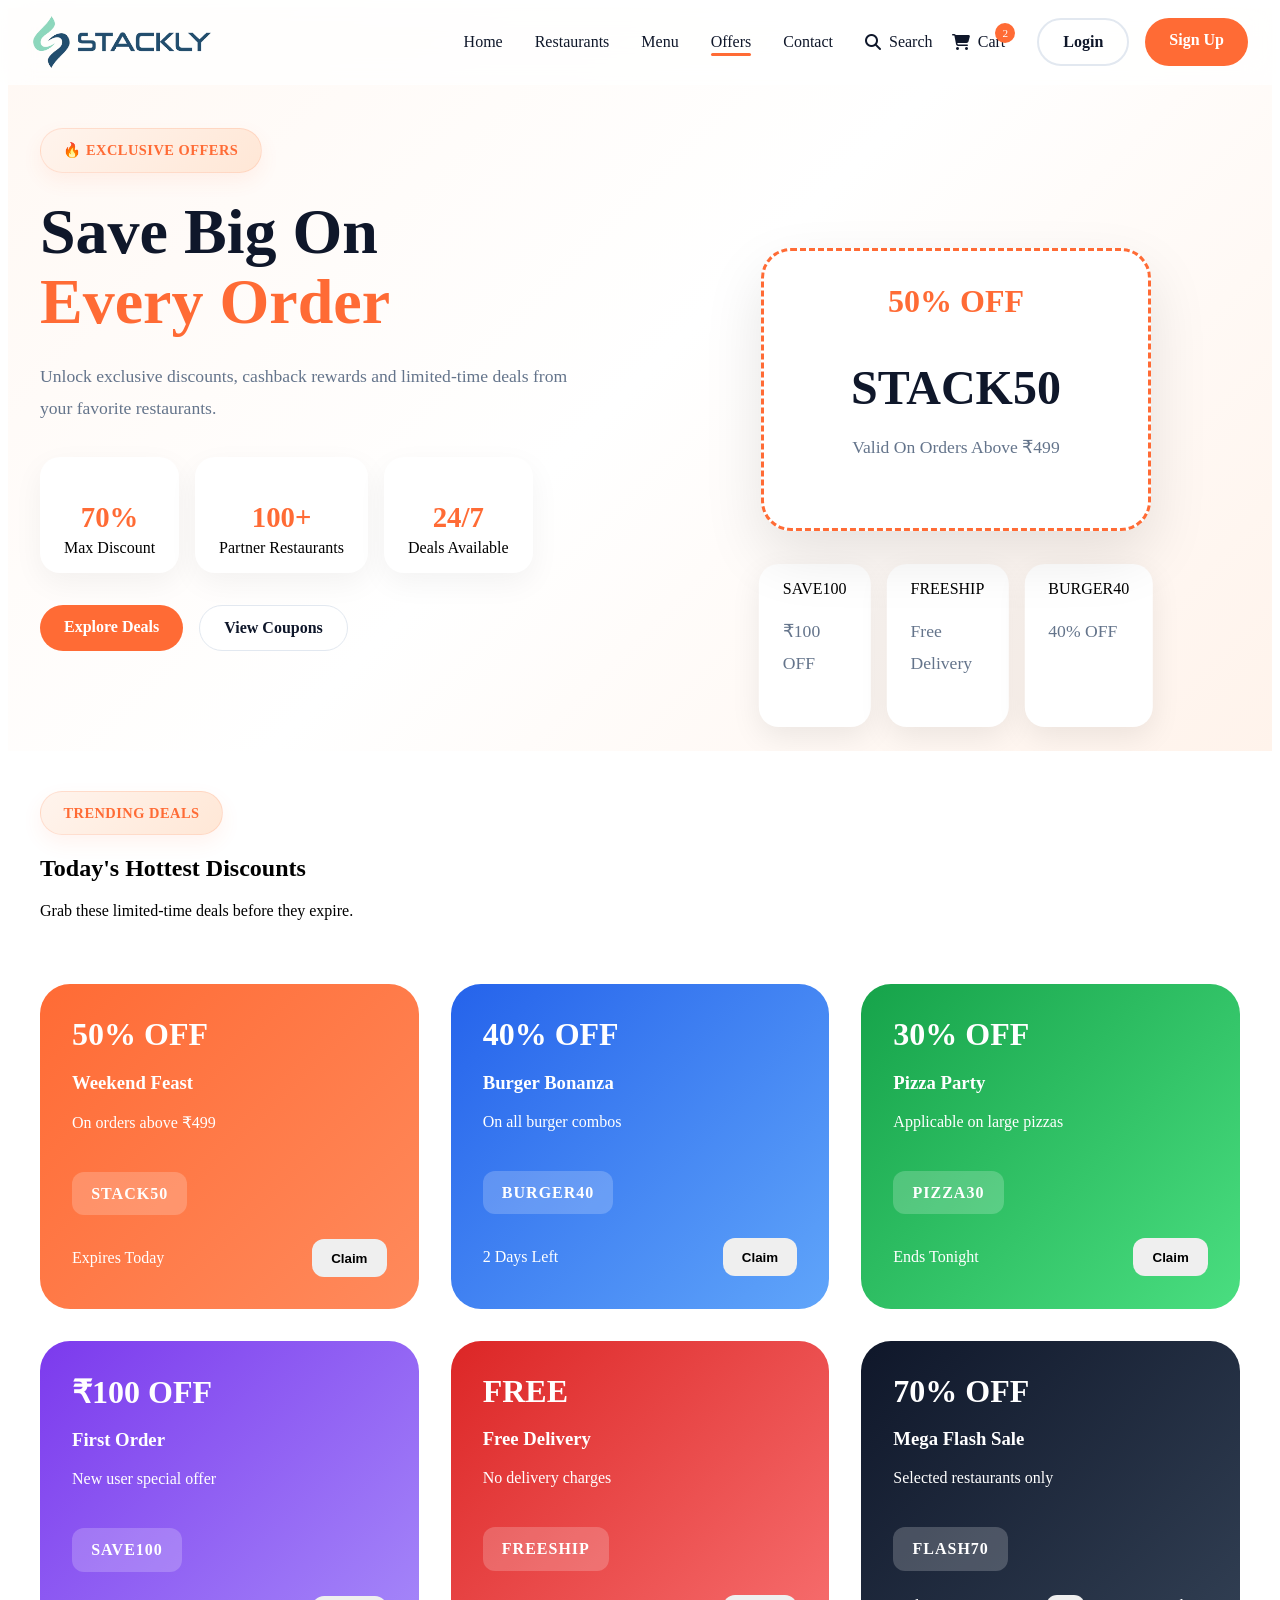
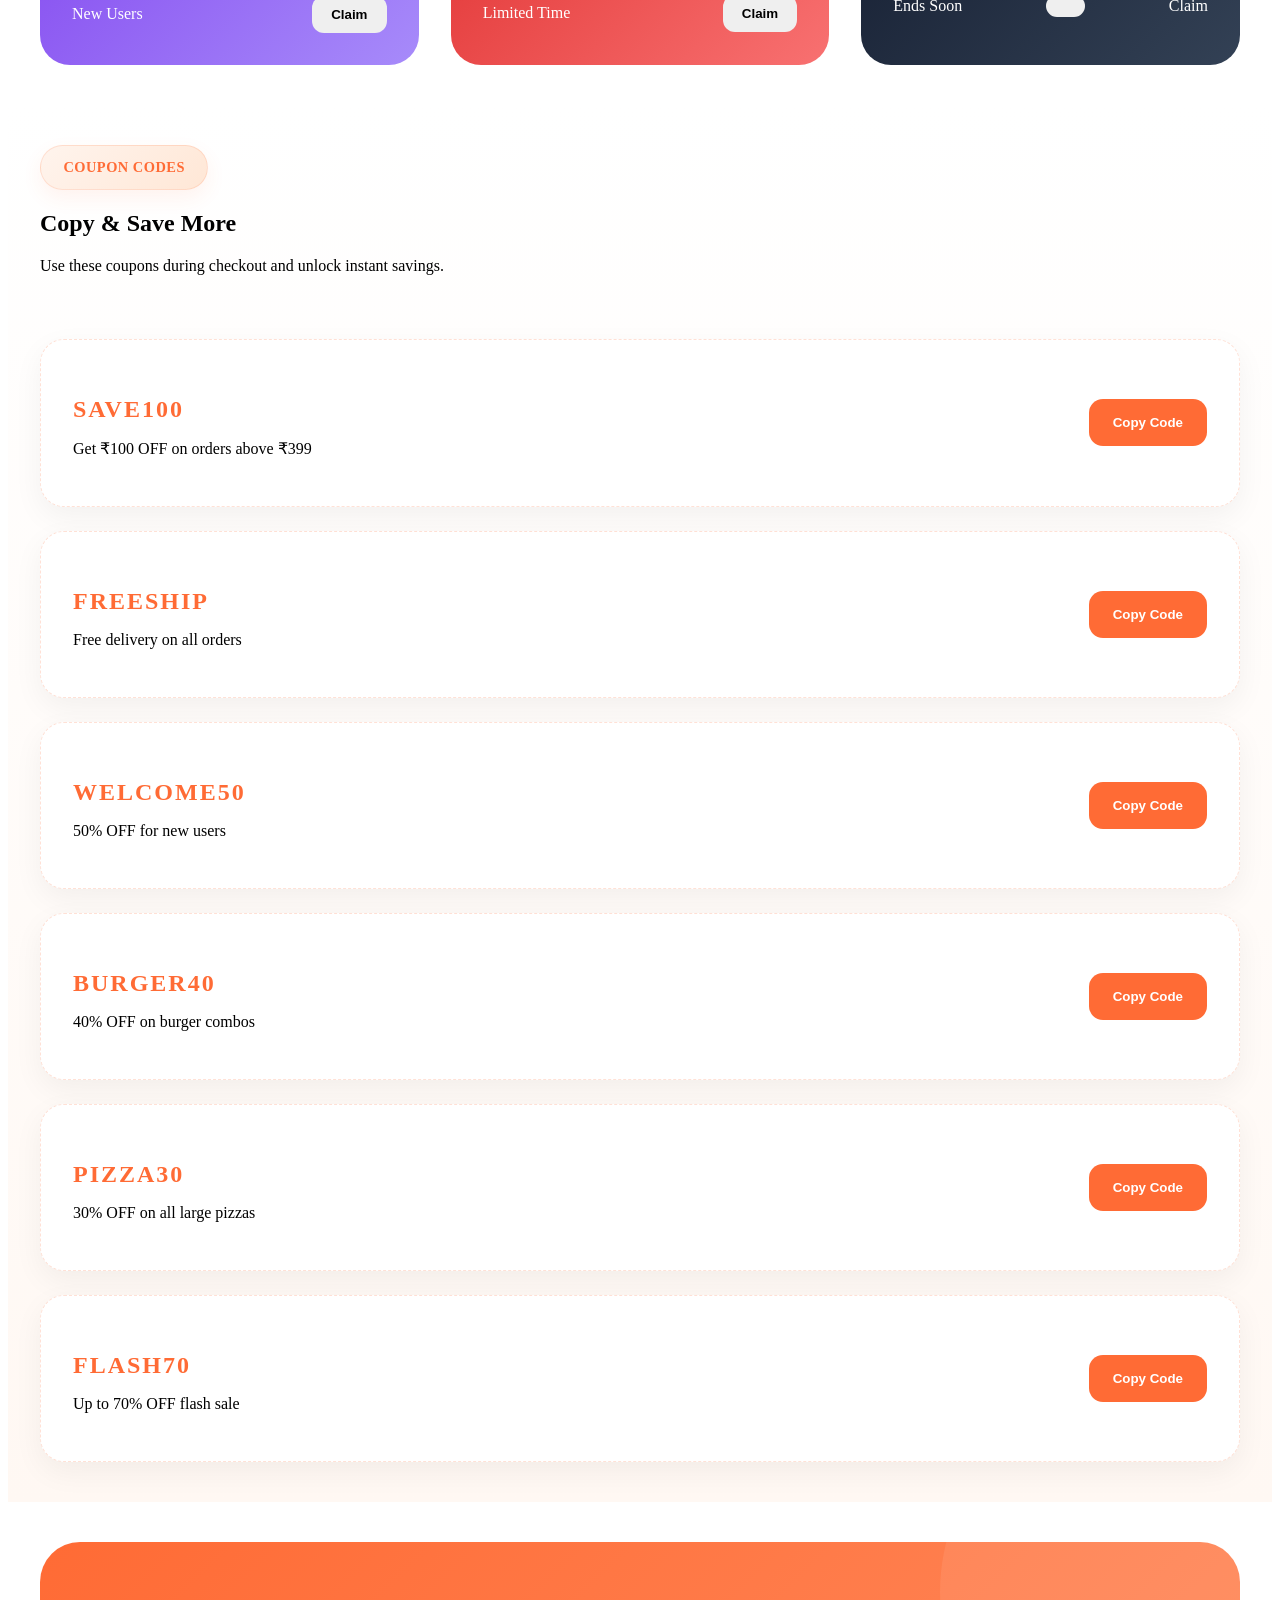
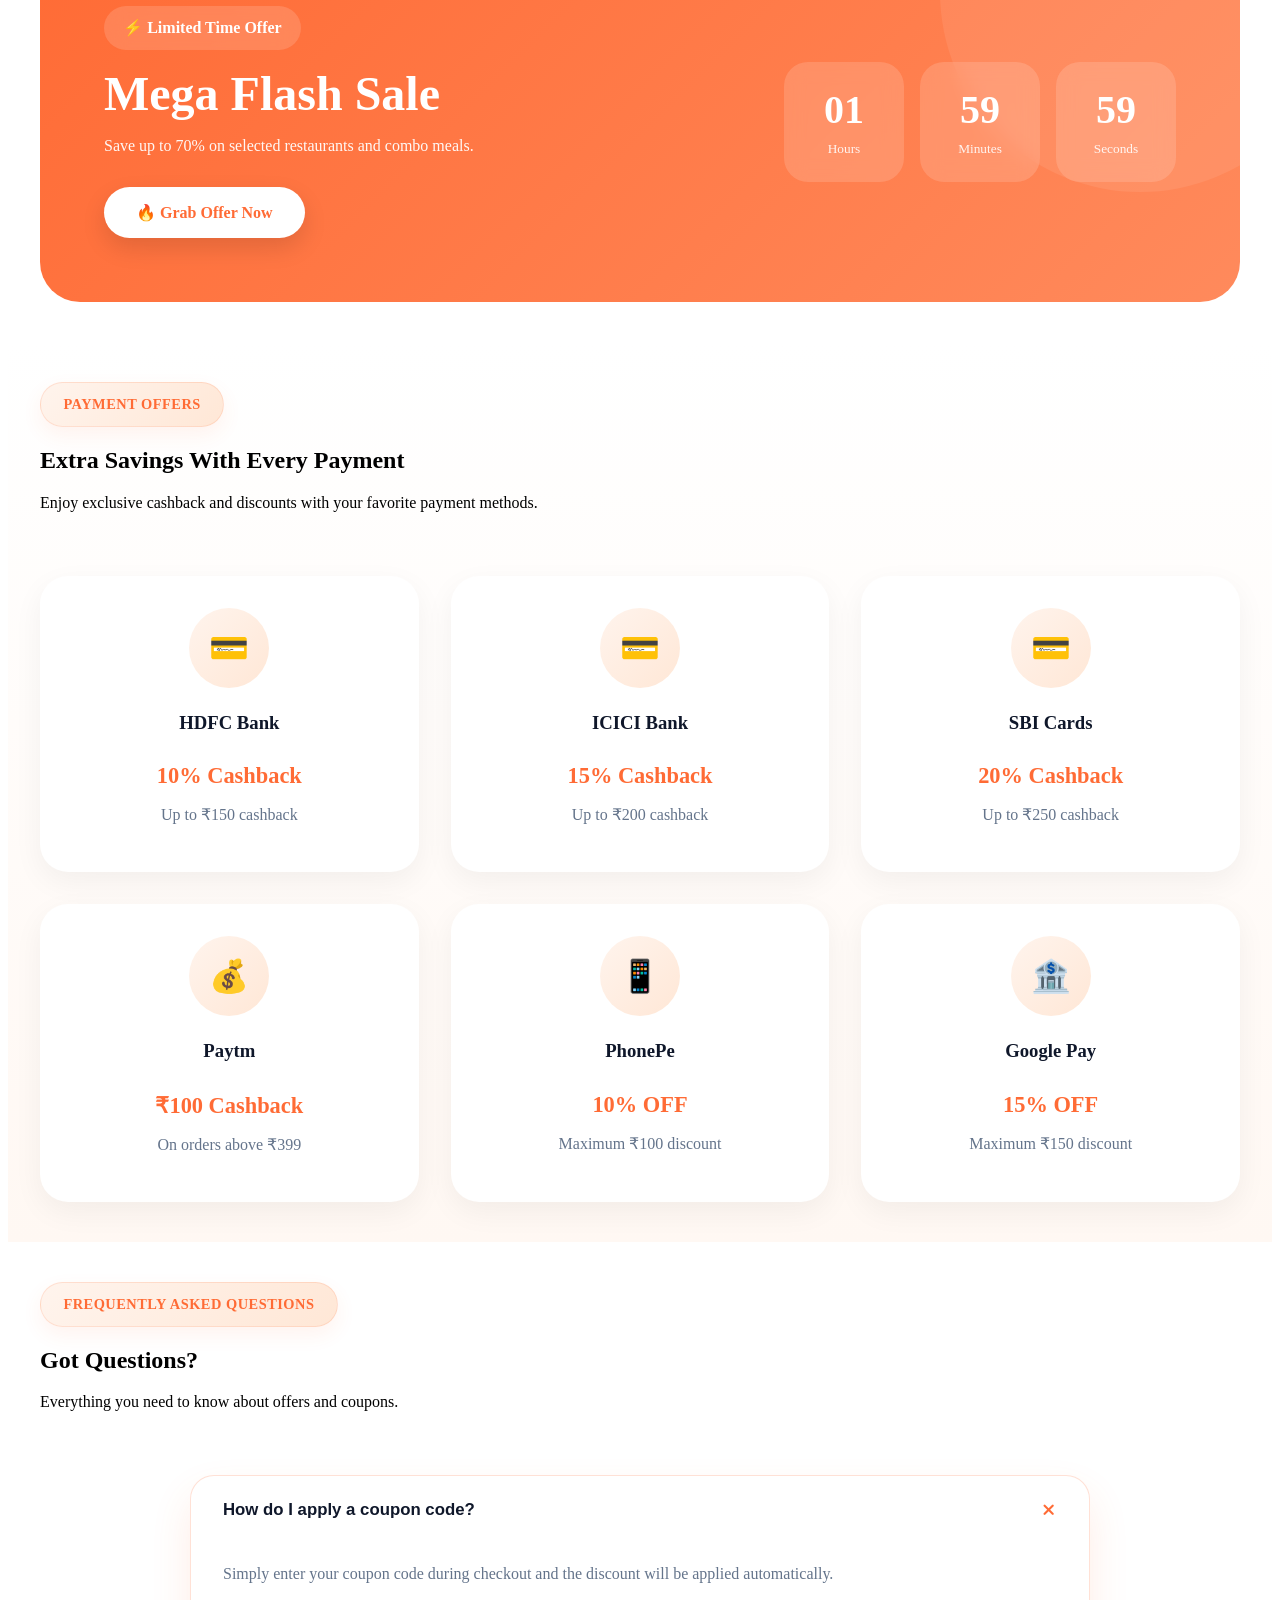
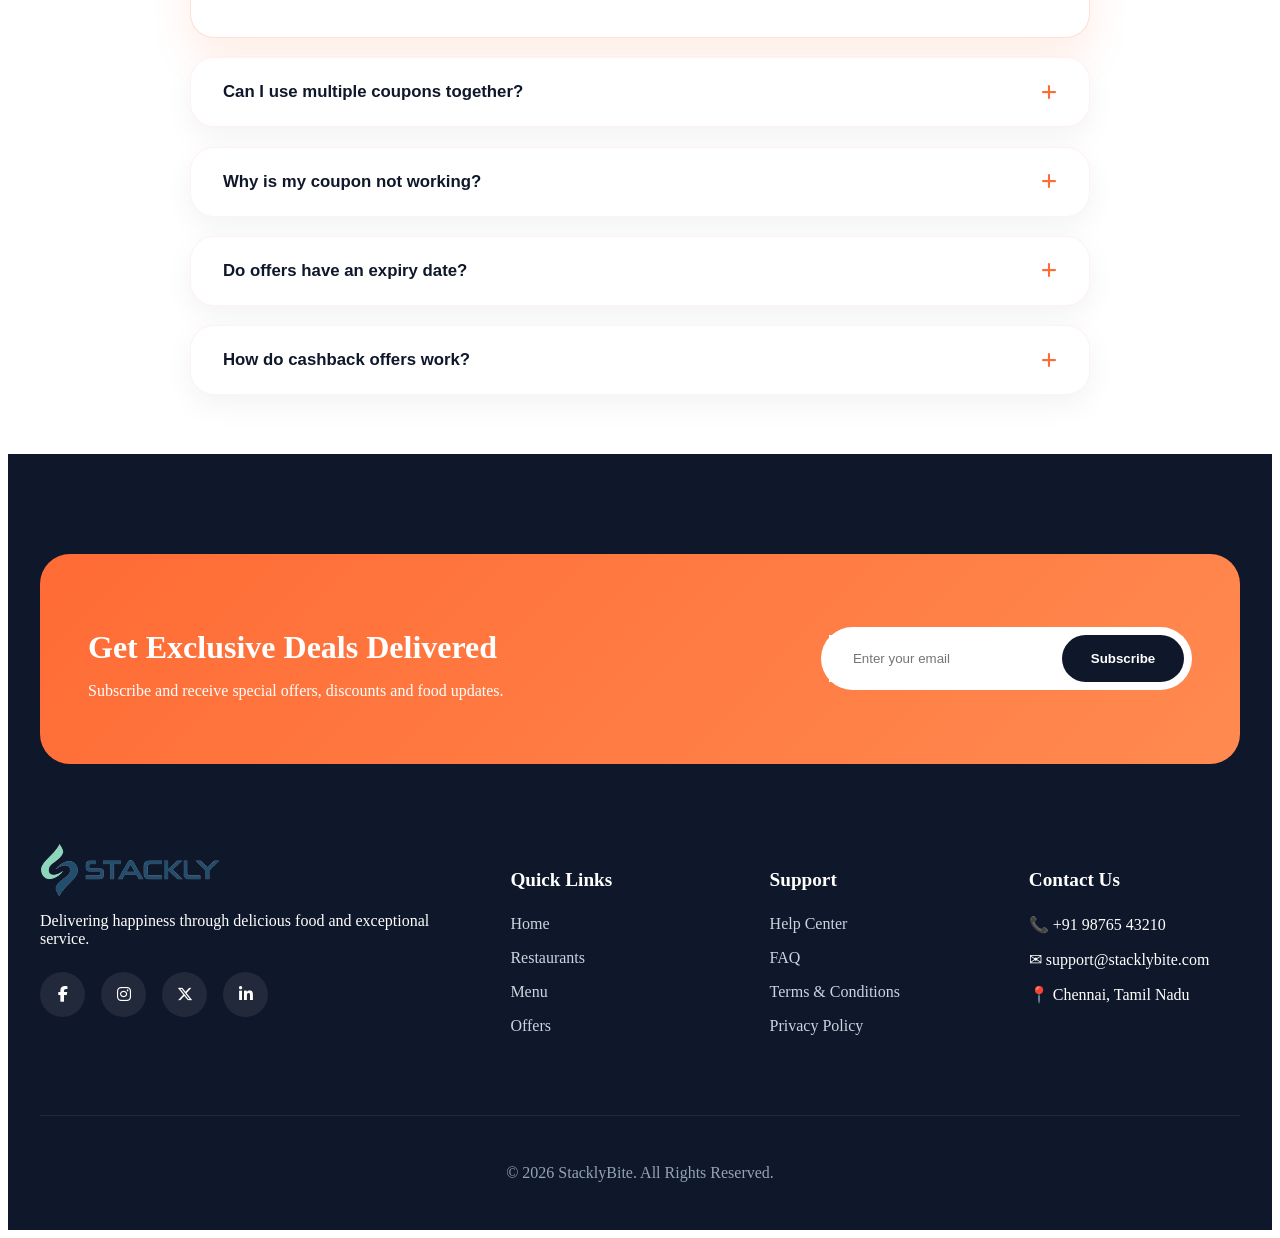
<file: offers.html>
<!DOCTYPE html>
<html lang="en">
<head>
    <meta charset="UTF-8">
    <meta name="viewport" content="width=device-width, initial-scale=1.0">
    <title>Stackly Delivery</title>
    <link rel="preconnect"
      href="https://fonts.googleapis.com">

    <link rel="preconnect"
        href="https://fonts.gstatic.com"
        crossorigin>

    <link href="https://fonts.googleapis.com/css2?family=Poppins:wght@300;400;500;600;700;800&display=swap"
        rel="stylesheet">
    <link rel="stylesheet"
        href="https://cdnjs.cloudflare.com/ajax/libs/font-awesome/6.6.0/css/all.min.css">
    <link rel="stylesheet"
        href="assets/css/style.css">

    <link rel="stylesheet"
        href="assets/css/header.css">
    <link rel="stylesheet"
        href="assets/css/offers.css">
</head>
<div class="menu-overlay"></div>
<body>
    <!-- HEADER START -->
    <header class="header">

        <nav class="navbar container">

            <!-- Logo -->
            <a href="index.html" class="logo">
                <img src="assets/images/logo-stackly.webp" alt="StacklyBite Logo">
            </a>
            <div class="mobile-menu">

                <button class="close-menu">
                    <i class="fa-solid fa-xmark"></i>
                </button>
                <!-- Navigation Menu -->
                <ul class="nav-menu">

                    <li class="nav-item">
                        <a href="index.html" class="nav-link">Home</a>
                    </li>

                    <li class="nav-item">
                        <a href="restaurants.html" class="nav-link">Restaurants</a>
                    </li>

                    <li class="nav-item">
                        <a href="menu.html" class="nav-link">Menu</a>
                    </li>
                    <li class="nav-item">
                        <a href="offers.html" class="nav-link">Offers</a>
                    </li>

                    <li class="nav-item">
                        <a href="contact.html" class="nav-link">Contact</a>
                    </li>

                </ul>

                <div class="nav-actions">

                    <a href="404.html" class="action-icon">

                        <i class="fa-solid fa-magnifying-glass"></i>

                        <span>Search</span>

                    </a>

                    <a href="404.html" class="action-icon cart-icon">

                        <i class="fa-solid fa-cart-shopping"></i>

                        <span>Cart</span>

                        <small class="cart-count">2</small>

                    </a>

                </div>

                <div class="auth-buttons">

                    <a href="login.html" class="btn btn-login">
                        Login
                    </a>

                    <a href="signup.html" class="btn btn-signup">
                        Sign Up
                    </a>

                </div>
            </div>

            <!-- Mobile Menu Toggle -->
            <div class="hamburger">

                <span></span>
                <span></span>
                <span></span>

            </div>

        </nav>


    </header>

<!-- ======================
     OFFERS HERO
====================== -->

    <section class="offers-hero">

        <div class="container">

            <div class="offers-hero__content">

                <span class="section-badge offer-badge">

                    🔥 Exclusive Offers

                </span>

                <h1>

                    Save Big On

                    <span>Every Order</span>

                </h1>

                <p>

                    Unlock exclusive discounts,
                    cashback rewards and limited-time deals
                    from your favorite restaurants.

                </p>

                <div class="offer-highlights">

                    <div class="highlight-item">

                        <h3>70%</h3>

                        <span>Max Discount</span>

                    </div>

                    <div class="highlight-item">

                        <h3>100+</h3>

                        <span>Partner Restaurants</span>

                    </div>

                    <div class="highlight-item">

                        <h3>24/7</h3>

                        <span>Deals Available</span>

                    </div>

                </div>

                <div class="offers-buttons">

                    <a href="404.html"
                    class="btn btn-primary">

                        Explore Deals

                    </a>

                    <a href="404.html"
                    class="btn btn-secondary">

                        View Coupons

                    </a>

                </div>

            </div>

            <div class="offers-hero__visual">

                <div class="coupon-card coupon-main">

                    <span class="discount">

                        50% OFF

                    </span>

                    <h2>

                        STACK50

                    </h2>

                    <p>

                        Valid On Orders Above ₹499

                    </p>

                </div>

                <div class="coupon-floating">

                    <div class="coupon-card coupon-small">

                        <span>SAVE100</span>
                        <p>₹100 OFF</p>

                    </div>

                    <div class="coupon-card coupon-small">

                        <span>FREESHIP</span>
                        <p>Free Delivery</p>

                    </div>

                    <div class="coupon-card coupon-small">

                        <span>BURGER40</span>
                        <p>40% OFF</p>

                    </div>

                </div>

            </div>

        </div>

    </section>

    <section class="trending-deals" id="trending-deals">

        <div class="container">

            <div class="section-heading">

                <span class="section-badge">

                    Trending Deals

                </span>

                <h2>

                    Today's Hottest Discounts

                </h2>

                <p>

                    Grab these limited-time deals before they expire.

                </p>

            </div>

            <div class="deals-grid">

                <!-- Deal 1 -->

                <div class="deal-card deal-orange">

                    <span class="deal-discount">

                        50% OFF

                    </span>

                    <h3>

                        Weekend Feast

                    </h3>

                    <p>

                        On orders above ₹499

                    </p>

                    <div class="deal-code">

                        STACK50

                    </div>

                    <div class="deal-footer">

                        <span>Expires Today</span>

                        <button type="submit" onclick="window.location.href='404.html'">

                            Claim

                        </button>

                    </div>

                </div>

                <!-- Deal 2 -->

                <div class="deal-card deal-blue">

                    <span class="deal-discount">

                        40% OFF

                    </span>

                    <h3>

                        Burger Bonanza

                    </h3>

                    <p>

                        On all burger combos

                    </p>

                    <div class="deal-code">

                        BURGER40

                    </div>

                    <div class="deal-footer">

                        <span>2 Days Left</span>

                        <button type="submit" onclick="window.location.href='404.html'">

                            Claim

                        </button>

                    </div>

                </div>

                <!-- Deal 3 -->

                <div class="deal-card deal-green">

                    <span class="deal-discount">

                        30% OFF

                    </span>

                    <h3>

                        Pizza Party

                    </h3>

                    <p>

                        Applicable on large pizzas

                    </p>

                    <div class="deal-code">

                        PIZZA30

                    </div>

                    <div class="deal-footer">

                        <span>Ends Tonight</span>

                        <button type="submit" onclick="window.location.href='404.html'">

                            Claim

                        </button>

                    </div>

                </div>

                <!-- Deal 4 -->

                <div class="deal-card deal-purple">

                    <span class="deal-discount">

                        ₹100 OFF

                    </span>

                    <h3>

                        First Order

                    </h3>

                    <p>

                        New user special offer

                    </p>

                    <div class="deal-code">

                        SAVE100

                    </div>

                    <div class="deal-footer">

                        <span>New Users</span>

                        <button type="submit" onclick="window.location.href='404.html'">

                            Claim

                        </button>

                    </div>

                </div>

                <!-- Deal 5 -->

                <div class="deal-card deal-red">

                    <span class="deal-discount">

                        FREE

                    </span>

                    <h3>

                        Free Delivery

                    </h3>

                    <p>

                        No delivery charges

                    </p>

                    <div class="deal-code">

                        FREESHIP

                    </div>

                    <div class="deal-footer">

                        <span>Limited Time</span>

                        <button type="submit" onclick="window.location.href='404.html'">

                            Claim

                        </button>

                    </div>

                </div>

                <!-- Deal 6 -->

                <div class="deal-card deal-dark">

                    <span class="deal-discount">

                        70% OFF

                    </span>

                    <h3>

                        Mega Flash Sale

                    </h3>

                    <p>

                        Selected restaurants only

                    </p>

                    <div class="deal-code">

                        FLASH70

                    </div>

                    <div class="deal-footer">

                        <span>Ends Soon</span>

                        <button type="submit" onclick="window.location.href='404.html'"></button>

                            Claim

                        </button>

                    </div>

                </div>

            </div>

        </div>

    </section>

    <section class="coupon-section" id="coupon-codes">

        <div class="container">

            <div class="section-heading">

                <span class="section-badge">

                    Coupon Codes

                </span>

                <h2>

                    Copy & Save More

                </h2>

                <p>

                    Use these coupons during checkout
                    and unlock instant savings.

                </p>

            </div>

            <div class="coupon-grid">

                <!-- Coupon 1 -->

                <div class="coupon-box">

                    <div class="coupon-left">

                        <h3>

                            SAVE100

                        </h3>

                        <p>

                            Get ₹100 OFF on orders above ₹399

                        </p>

                    </div>

                    <button class="copy-btn"
                            data-code="SAVE100">

                        Copy Code

                    </button>

                </div>

                <!-- Coupon 2 -->

                <div class="coupon-box">

                    <div class="coupon-left">

                        <h3>

                            FREESHIP

                        </h3>

                        <p>

                            Free delivery on all orders

                        </p>

                    </div>

                    <button class="copy-btn"
                            data-code="FREESHIP">

                        Copy Code

                    </button>

                </div>

                <!-- Coupon 3 -->

                <div class="coupon-box">

                    <div class="coupon-left">

                        <h3>

                            WELCOME50

                        </h3>

                        <p>

                            50% OFF for new users

                        </p>

                    </div>

                    <button class="copy-btn"
                            data-code="WELCOME50">

                        Copy Code

                    </button>

                </div>

                <!-- Coupon 4 -->

                <div class="coupon-box">

                    <div class="coupon-left">

                        <h3>

                            BURGER40

                        </h3>

                        <p>

                            40% OFF on burger combos

                        </p>

                    </div>

                    <button class="copy-btn"
                            data-code="BURGER40">

                        Copy Code

                    </button>

                </div>

                <!-- Coupon 5 -->

                <div class="coupon-box">

                    <div class="coupon-left">

                        <h3>

                            PIZZA30

                        </h3>

                        <p>

                            30% OFF on all large pizzas

                        </p>

                    </div>

                    <button class="copy-btn"
                            data-code="PIZZA30">

                        Copy Code

                    </button>

                </div>

                <!-- Coupon 6 -->

                <div class="coupon-box">

                    <div class="coupon-left">

                        <h3>

                            FLASH70

                        </h3>

                        <p>

                            Up to 70% OFF flash sale

                        </p>

                    </div>

                    <button class="copy-btn"
                            data-code="FLASH70">

                        Copy Code

                    </button>

                </div>

            </div>

        </div>

    </section>

    <section class="flash-sale">

        <div class="container">

            <div class="flash-sale-card">

                <div class="flash-content">

                    <span class="flash-badge">

                        ⚡ Limited Time Offer

                    </span>

                    <h2>

                        Mega Flash Sale

                    </h2>

                    <p>

                        Save up to 70% on selected
                        restaurants and combo meals.

                    </p>

                    <a href="404.html"
                    class="btn btn-primary">

                        🔥 Grab Offer Now

                    </a>

                </div>

                <div class="countdown">

                    <div class="time-box">

                        <span id="hours">

                            02

                        </span>

                        <small>

                            Hours

                        </small>

                    </div>

                    <div class="time-box">

                        <span id="minutes">

                            15

                        </span>

                        <small>

                            Minutes

                        </small>

                    </div>

                    <div class="time-box">

                        <span id="seconds">

                            45

                        </span>

                        <small>

                            Seconds

                        </small>

                    </div>

                </div>

            </div>

        </div>

    </section>

    <section class="payment-offers">

        <div class="container">

            <div class="section-heading">

                <span class="section-badge">

                    Payment Offers

                </span>

                <h2>

                    Extra Savings With Every Payment

                </h2>

                <p>

                    Enjoy exclusive cashback and discounts
                    with your favorite payment methods.

                </p>

            </div>

            <div class="payment-grid">

                <!-- HDFC -->

                <div class="payment-card">

                    <div class="payment-icon">

                        💳

                    </div>

                    <h3>

                        HDFC Bank

                    </h3>

                    <h4>

                        10% Cashback

                    </h4>

                    <p>

                        Up to ₹150 cashback

                    </p>

                </div>

                <!-- ICICI -->

                <div class="payment-card">

                    <div class="payment-icon">

                        💳

                    </div>

                    <h3>

                        ICICI Bank

                    </h3>

                    <h4>

                        15% Cashback

                    </h4>

                    <p>

                        Up to ₹200 cashback

                    </p>

                </div>

                <!-- SBI -->

                <div class="payment-card">

                    <div class="payment-icon">

                        💳

                    </div>

                    <h3>

                        SBI Cards

                    </h3>

                    <h4>

                        20% Cashback

                    </h4>

                    <p>

                        Up to ₹250 cashback

                    </p>

                </div>

                <!-- Paytm -->

                <div class="payment-card">

                    <div class="payment-icon">

                        💰

                    </div>

                    <h3>

                        Paytm

                    </h3>

                    <h4>

                        ₹100 Cashback

                    </h4>

                    <p>

                        On orders above ₹399

                    </p>

                </div>

                <!-- PhonePe -->

                <div class="payment-card">

                    <div class="payment-icon">

                        📱

                    </div>

                    <h3>

                        PhonePe

                    </h3>

                    <h4>

                        10% OFF

                    </h4>

                    <p>

                        Maximum ₹100 discount

                    </p>

                </div>

                <!-- Google Pay -->

                <div class="payment-card">

                    <div class="payment-icon">

                        🏦

                    </div>

                    <h3>

                        Google Pay

                    </h3>

                    <h4>

                        15% OFF

                    </h4>

                    <p>

                        Maximum ₹150 discount

                    </p>

                </div>

            </div>

        </div>

    </section>

    <section class="faq-section">

        <div class="container">

            <div class="section-heading">

                <span class="section-badge">

                    Frequently Asked Questions

                </span>

                <h2>

                    Got Questions?

                </h2>

                <p>

                    Everything you need to know
                    about offers and coupons.

                </p>

            </div>

            <div class="faq-wrapper">

                <!-- FAQ 1 -->

                <div class="faq-item active">

                    <button class="faq-question">

                        How do I apply a coupon code?

                        <i class="fa-solid fa-plus"></i>

                    </button>

                    <div class="faq-answer">

                        <p>

                            Simply enter your coupon code
                            during checkout and the discount
                            will be applied automatically.

                        </p>

                    </div>

                </div>

                <!-- FAQ 2 -->

                <div class="faq-item">

                    <button class="faq-question">

                        Can I use multiple coupons together?

                        <i class="fa-solid fa-plus"></i>

                    </button>

                    <div class="faq-answer">

                        <p>

                            No, only one coupon can be
                            applied per order.

                        </p>

                    </div>

                </div>

                <!-- FAQ 3 -->

                <div class="faq-item">

                    <button class="faq-question">

                        Why is my coupon not working?

                        <i class="fa-solid fa-plus"></i>

                    </button>

                    <div class="faq-answer">

                        <p>

                            Check the expiry date,
                            minimum order amount and
                            offer eligibility.

                        </p>

                    </div>

                </div>

                <!-- FAQ 4 -->

                <div class="faq-item">

                    <button class="faq-question">

                        Do offers have an expiry date?

                        <i class="fa-solid fa-plus"></i>

                    </button>

                    <div class="faq-answer">

                        <p>

                            Yes. Every offer has a
                            validity period mentioned
                            in its terms and conditions.

                        </p>

                    </div>

                </div>

                <!-- FAQ 5 -->

                <div class="faq-item">

                    <button class="faq-question">

                        How do cashback offers work?

                        <i class="fa-solid fa-plus"></i>

                    </button>

                    <div class="faq-answer">

                        <p>

                            Cashback is credited to your
                            selected payment provider
                            according to offer terms.

                        </p>

                    </div>

                </div>

            </div>

        </div>

    </section>

    <footer class="footer">

            <div class="container">

                <!-- Newsletter CTA -->

                <div class="footer-cta">

                    <div class="footer-cta-content">

                        <h2>

                            Get Exclusive Deals Delivered

                        </h2>

                        <p>

                            Subscribe and receive special offers,
                            discounts and food updates.

                        </p>

                    </div>

                    <form class="footer-subscribe">

                        <input
                            type="email"
                            placeholder="Enter your email">

                        <button type="submit">

                            Subscribe

                        </button>

                    </form>

                </div>

                <!-- Footer Main -->

                <div class="footer-main">

                    <!-- Column 1 -->

                    <div class="footer-brand">

                    <a href="index.html" class="logo">
                        <img src="assets/images/logo-stackly.webp" alt="StacklyBite Logo">
                    </a>

                        <p>

                            Delivering happiness through
                            delicious food and exceptional service.

                        </p>

                        <div class="footer-socials">

                            <a href="404.html">
                                <i class="fa-brands fa-facebook-f"></i>
                            </a>

                            <a href="404.html">
                                <i class="fa-brands fa-instagram"></i>
                            </a>

                            <a href="404.html">
                                <i class="fa-brands fa-x-twitter"></i>
                            </a>

                            <a href="404.html">
                                <i class="fa-brands fa-linkedin-in"></i>
                            </a>

                        </div>

                    </div>

                    <!-- Column 2 -->

                    <div class="footer-links">

                        <h4>

                            Quick Links

                        </h4>

                        <a href="index.html">Home</a>
                        <a href="restaurants.html">Restaurants</a>
                        <a href="menu.html">Menu</a>
                        <a href="offers.html">Offers</a>

                    </div>

                    <!-- Column 3 -->

                    <div class="footer-links">

                        <h4>

                            Support

                        </h4>

                        <a href="404.html">Help Center</a>
                        <a href="404.html">FAQ</a>
                        <a href="404.html">Terms & Conditions</a>
                        <a href="404.html">Privacy Policy</a>

                    </div>

                    <!-- Column 4 -->

                    <div class="footer-links">

                        <h4>

                            Contact Us

                        </h4>

                        <p>

                            📞 +91 98765 43210

                        </p>

                        <p>

                            ✉ support@stacklybite.com

                        </p>

                        <p>

                            📍 Chennai, Tamil Nadu

                        </p>

                    </div>

                </div>

                <!-- Footer Bottom -->

                <div class="footer-bottom">

                    <p>

                        © 2026 StacklyBite.
                        All Rights Reserved.

                    </p>

                </div>

            </div>

    </footer>
    <script src="assets/js/navbar.js"></script>
    <script src="assets/js/offers.js"></script>
</body>
</html>
</file>
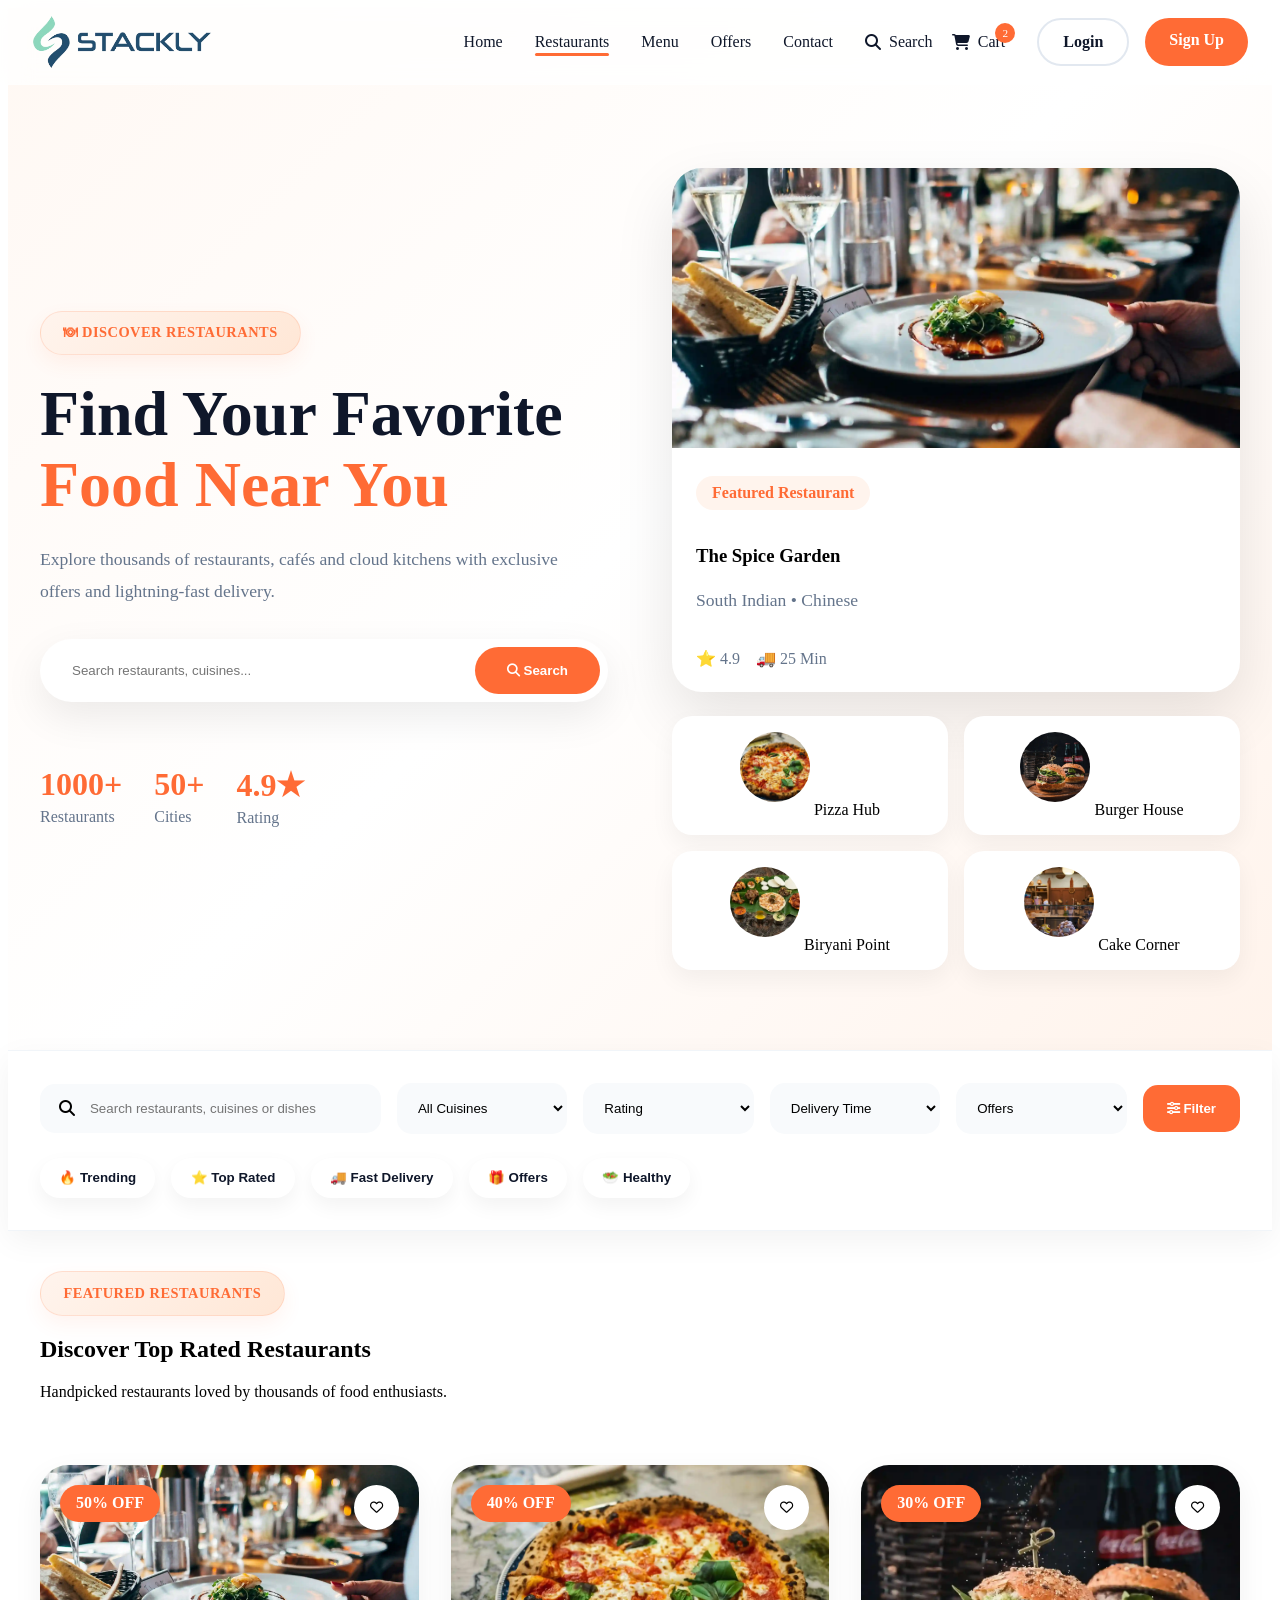
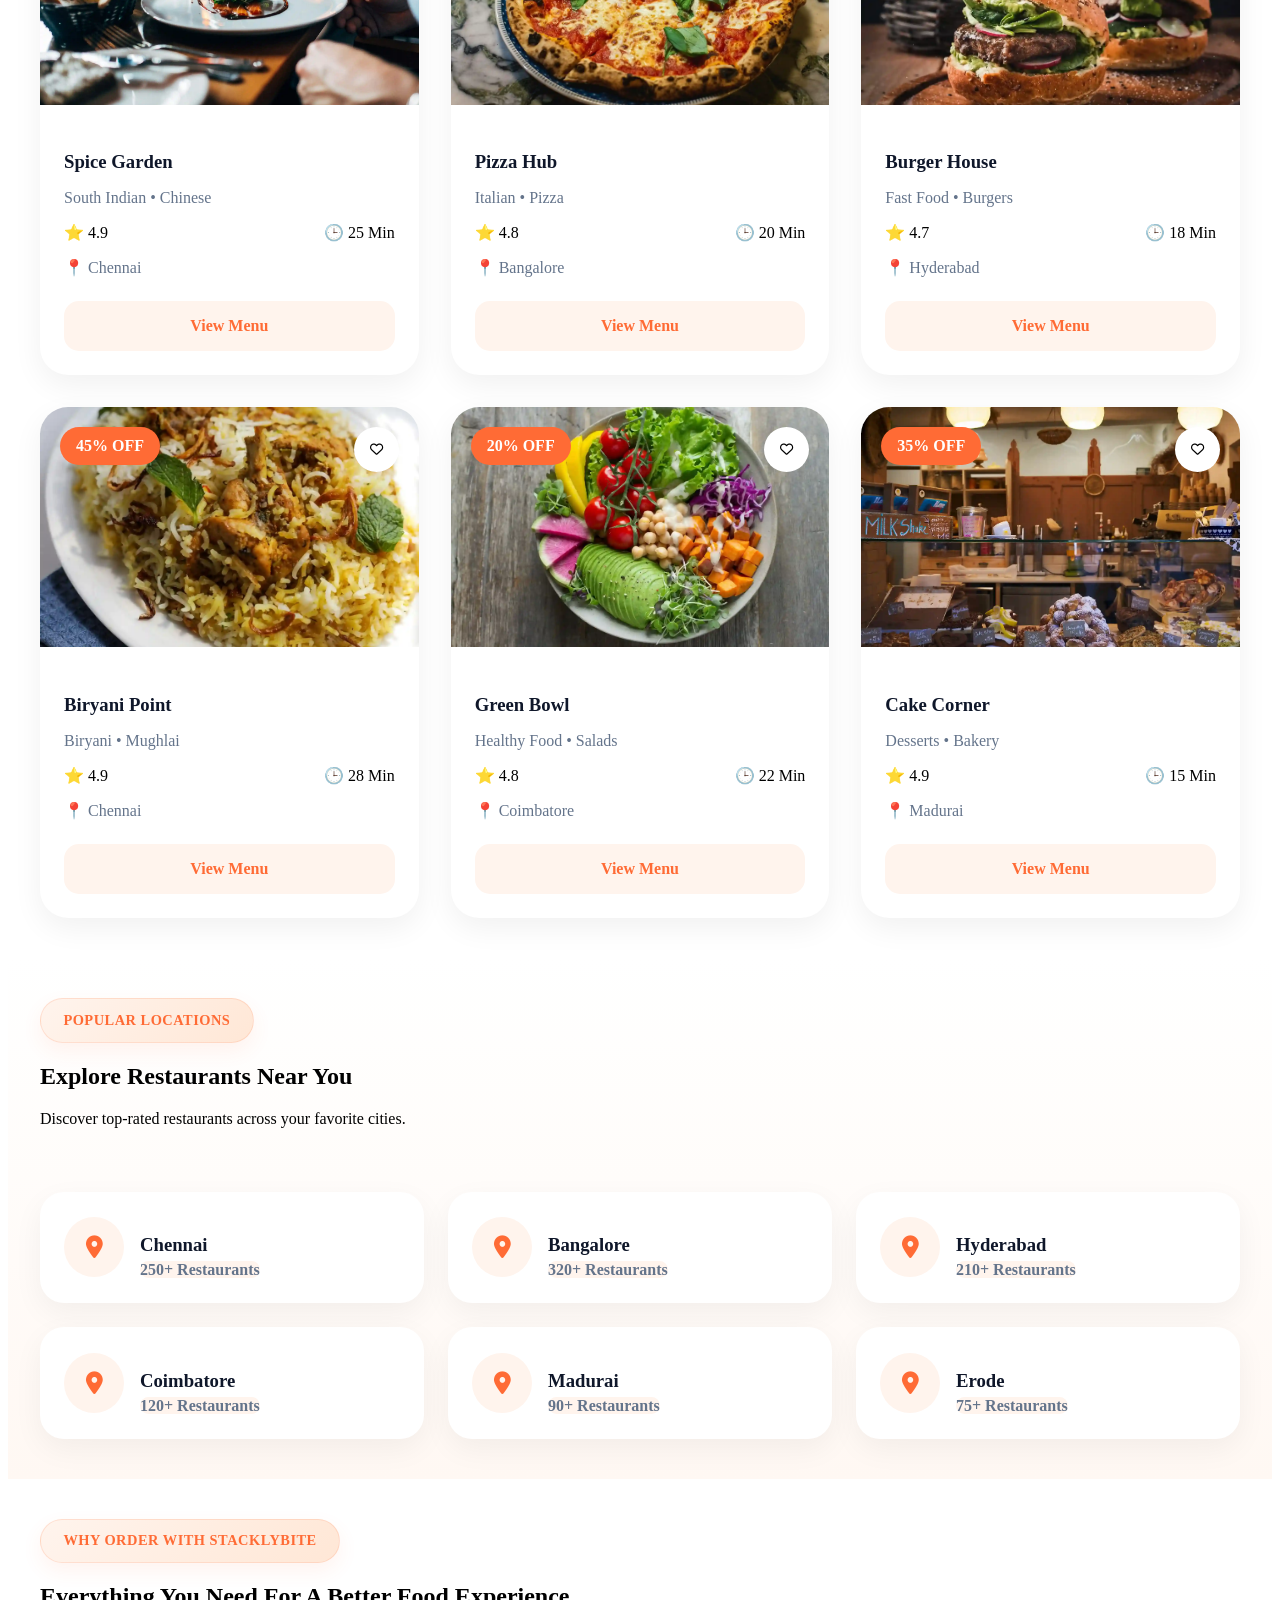
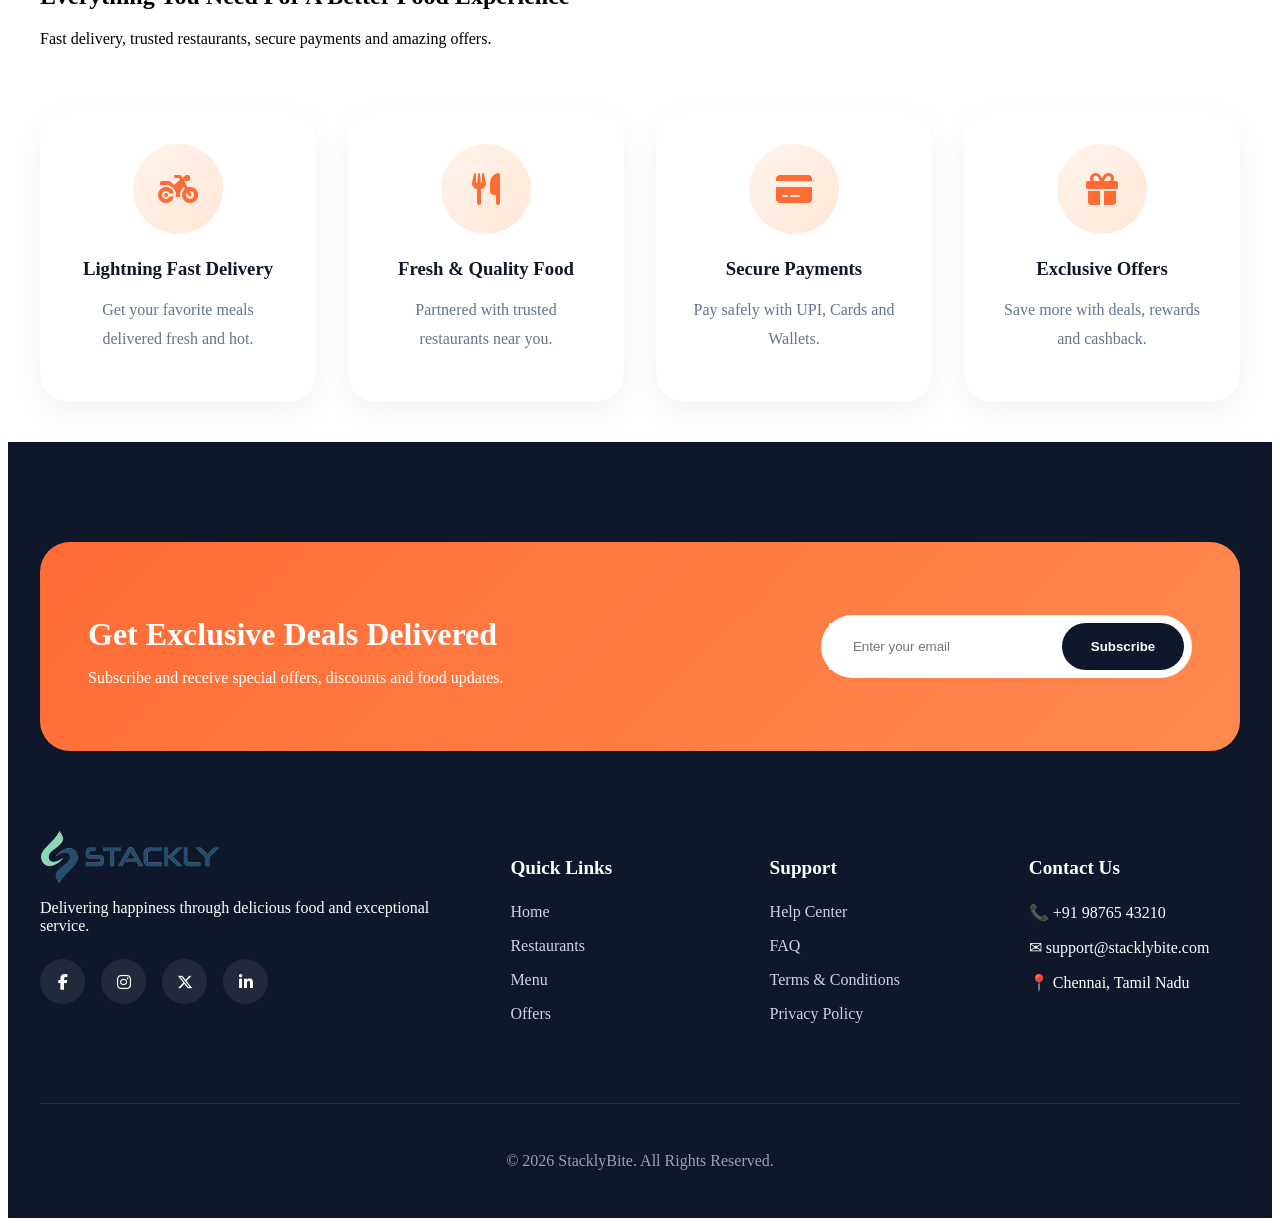
<file: restaurants.html>
<!DOCTYPE html>
<html lang="en">
<head>
    <meta charset="UTF-8">
    <meta name="viewport" content="width=device-width, initial-scale=1.0">
    <title>Stackly Delivery</title>
    <link rel="preconnect"
      href="https://fonts.googleapis.com">

    <link rel="preconnect"
        href="https://fonts.gstatic.com"
        crossorigin>

    <link href="https://fonts.googleapis.com/css2?family=Poppins:wght@300;400;500;600;700;800&display=swap"
        rel="stylesheet">
    <link rel="stylesheet"
        href="https://cdnjs.cloudflare.com/ajax/libs/font-awesome/6.6.0/css/all.min.css">
    <link rel="stylesheet"
        href="assets/css/style.css">

    <link rel="stylesheet"
        href="assets/css/header.css">
    <link rel="stylesheet"
        href="assets/css/restaurant.css">
</head>
<div class="menu-overlay"></div>
<body>
    <!-- HEADER START -->
    <header class="header">

        <nav class="navbar container">

            <!-- Logo -->
            <a href="index.html" class="logo">
                <img src="assets/images/logo-stackly.webp" alt="StacklyBite Logo">
            </a>
            <div class="mobile-menu">

                <button class="close-menu">
                    <i class="fa-solid fa-xmark"></i>
                </button>
                <!-- Navigation Menu -->
                <ul class="nav-menu">

                    <li class="nav-item">
                        <a href="index.html" class="nav-link">Home</a>
                    </li>

                    <li class="nav-item">
                        <a href="restaurants.html" class="nav-link">Restaurants</a>
                    </li>

                    <li class="nav-item">
                        <a href="menu.html" class="nav-link">Menu</a>
                    </li>
                    <li class="nav-item">
                        <a href="offers.html" class="nav-link">Offers</a>
                    </li>

                    <li class="nav-item">
                        <a href="contact.html" class="nav-link">Contact</a>
                    </li>

                </ul>

                <div class="nav-actions">

                    <a href="404.html" class="action-icon">

                        <i class="fa-solid fa-magnifying-glass"></i>

                        <span>Search</span>

                    </a>

                    <a href="404.html" class="action-icon cart-icon">

                        <i class="fa-solid fa-cart-shopping"></i>

                        <span>Cart</span>

                        <small class="cart-count">2</small>

                    </a>

                </div>

                <div class="auth-buttons">

                    <a href="login.html" class="btn btn-login">
                        Login
                    </a>

                    <a href="signup.html" class="btn btn-signup">
                        Sign Up
                    </a>

                </div>
            </div>

            <!-- Mobile Menu Toggle -->
            <div class="hamburger">

                <span></span>
                <span></span>
                <span></span>

            </div>

        </nav>


    </header>

<!-- ======================
     RESTAURANT HERO
====================== -->

    <section class="restaurant-hero">

        <div class="container">

            <div class="restaurant-hero__content">

                <span class="section-badge">

                    🍽 Discover Restaurants

                </span>

                <h1>

                    Find Your Favorite

                    <span>Food Near You</span>

                </h1>

                <p>

                    Explore thousands of restaurants,
                    cafés and cloud kitchens with
                    exclusive offers and lightning-fast delivery.

                </p>

                <form class="restaurant-search">

                    <input
                        type="text"
                        placeholder="Search restaurants, cuisines...">

                    <button
                        type="button"
                        onclick="window.location.href='404.html'">

                        <i class="fa-solid fa-magnifying-glass"></i>

                        Search

                    </button>

                </form>

                <div class="restaurant-stats">

                    <div class="restaurant-stat">

                        <h3>1000+</h3>

                        <span>Restaurants</span>

                    </div>

                    <div class="restaurant-stat">

                        <h3>50+</h3>

                        <span>Cities</span>

                    </div>

                    <div class="restaurant-stat">

                        <h3>4.9★</h3>

                        <span>Rating</span>

                    </div>

                </div>

            </div>
            <div class="restaurant-hero__visual">

                <div class="featured-restaurant">

                    <img src="assets/images/restaurant/jay-wennington-N_Y88TWmGwA-unsplash_11zon.webp"
                        alt="Restaurant">

                    <div class="featured-content">

                        <span class="featured-tag">

                            Featured Restaurant

                        </span>

                        <h3>

                            The Spice Garden

                        </h3>

                        <p>

                            South Indian • Chinese

                        </p>

                        <div class="featured-meta">

                            <span>⭐ 4.9</span>

                            <span>🚚 25 Min</span>

                        </div>

                    </div>

                </div>

                <div class="mini-restaurants">

                    <div class="mini-card">

                        <img src="assets/images/restaurant/aurelien-lemasson-theobald-x00CzBt4Dfk-unsplash_11zon.webp">

                        <span>Pizza Hub</span>

                    </div>

                    <div class="mini-card">

                        <img src="assets/images/restaurant/mae-mu-I7A_pHLcQK8-unsplash (1)_11zon.webp">

                        <span>Burger House</span>

                    </div>

                    <div class="mini-card">

                        <img src="assets/images/restaurant/anil-sharma-1aahKeCCBIQ-unsplash_11zon.webp">

                        <span>Biryani Point</span>

                    </div>

                    <div class="mini-card">

                        <img src="assets/images/restaurant/pix-tresa-0ouBsBo7bow-unsplash_11zon.webp">

                        <span>Cake Corner</span>

                    </div>

                </div>

            </div>

        </div>

    </section>

    <!-- ======================
        FILTER BAR
    ====================== -->

    <section class="restaurant-filter">

        <div class="container">

            <div class="filter-wrapper">

                <div class="search-box">

                    <i class="fa-solid fa-magnifying-glass"></i>

                    <input
                        type="text"
                        placeholder="Search restaurants, cuisines or dishes">

                </div>

                <select>

                    <option>All Cuisines</option>
                    <option>South Indian</option>
                    <option>North Indian</option>
                    <option>Chinese</option>
                    <option>Italian</option>

                </select>

                <select>

                    <option>Rating</option>
                    <option>4+</option>
                    <option>4.5+</option>
                    <option>4.8+</option>

                </select>

                <select>

                    <option>Delivery Time</option>
                    <option>20 Min</option>
                    <option>30 Min</option>
                    <option>45 Min</option>

                </select>

                <select>

                    <option>Offers</option>
                    <option>20% OFF</option>
                    <option>30% OFF</option>
                    <option>50% OFF</option>

                </select>

                <button class="filter-btn-main" onclick="window.location.href='404.html'">

                    <i class="fa-solid fa-sliders"></i>

                    Filter

                </button>

            </div>
            <div class="quick-filters">

                <button>🔥 Trending</button>

                <button>⭐ Top Rated</button>

                <button>🚚 Fast Delivery</button>

                <button>🎁 Offers</button>

                <button>🥗 Healthy</button>

            </div>
        </div>

    </section>

    <section class="featured-restaurants">

        <div class="container">

            <div class="section-heading">

                <span class="section-badge">

                    Featured Restaurants

                </span>

                <h2>

                    Discover Top Rated Restaurants

                </h2>

                <p>

                    Handpicked restaurants loved by
                    thousands of food enthusiasts.

                </p>

            </div>

            <div class="restaurant-grid">

                <!-- Card 1 -->

                <div class="restaurant-card">

                    <span class="offer-badge">

                        50% OFF

                    </span>

                    <button class="restaurant-favourite">

                        <i class="fa-regular fa-heart"></i>

                    </button>

                    <div class="restaurant-card-image">

                        <img src="assets/images/restaurant/jay-wennington-N_Y88TWmGwA-unsplash_11zon.webp"
                            alt="Restaurant">

                    </div>

                    <div class="restaurant-card-content">

                        <h3>

                            Spice Garden

                        </h3>

                        <p>

                            South Indian • Chinese

                        </p>

                        <div class="restaurant-meta">

                            <span>⭐ 4.9</span>

                            <span>🕒 25 Min</span>

                        </div>

                        <div class="restaurant-location">

                            📍 Chennai
                        </div>

                        <a href="404.html"
                        class="restaurant-btn">

                            View Menu

                        </a>

                    </div>

                </div>
                <div class="restaurant-card">

                    <span class="offer-badge">

                        40% OFF

                    </span>

                    <button class="restaurant-favourite">

                        <i class="fa-regular fa-heart"></i>

                    </button>

                    <div class="restaurant-card-image">

                        <img src="assets/images/restaurant/aurelien-lemasson-theobald-x00CzBt4Dfk-unsplash_11zon.webp"
                            alt="Pizza Hub">

                    </div>

                    <div class="restaurant-card-content">

                        <h3>

                            Pizza Hub

                        </h3>

                        <p>

                            Italian • Pizza

                        </p>

                        <div class="restaurant-meta">

                            <span>⭐ 4.8</span>

                            <span>🕒 20 Min</span>

                        </div>

                        <div class="restaurant-location">

                            📍 Bangalore

                        </div>

                        <a href="404.html"
                        class="restaurant-btn">

                            View Menu

                        </a>

                    </div>

                </div>
                <div class="restaurant-card">

                    <span class="offer-badge">

                        30% OFF

                    </span>

                    <button class="restaurant-favourite">

                        <i class="fa-regular fa-heart"></i>

                    </button>

                    <div class="restaurant-card-image">

                        <img src="assets/images/restaurant/mae-mu-I7A_pHLcQK8-unsplash (1)_11zon.webp"
                            alt="Burger House">

                    </div>

                    <div class="restaurant-card-content">

                        <h3>

                            Burger House

                        </h3>

                        <p>

                            Fast Food • Burgers

                        </p>

                        <div class="restaurant-meta">

                            <span>⭐ 4.7</span>

                            <span>🕒 18 Min</span>

                        </div>

                        <div class="restaurant-location">

                            📍 Hyderabad

                        </div>

                        <a href="404.html"
                        class="restaurant-btn">

                            View Menu

                        </a>

                    </div>

                </div>
                <div class="restaurant-card">

                    <span class="offer-badge">

                        45% OFF

                    </span>

                    <button class="restaurant-favourite">

                        <i class="fa-regular fa-heart"></i>

                    </button>

                    <div class="restaurant-card-image">

                        <img src="assets/images/hero/sarabjeet-singh-q29oNjt3sEQ-unsplash_11zon.webp"
                            alt="Biryani Point">

                    </div>

                    <div class="restaurant-card-content">

                        <h3>

                            Biryani Point

                        </h3>

                        <p>

                            Biryani • Mughlai

                        </p>

                        <div class="restaurant-meta">

                            <span>⭐ 4.9</span>

                            <span>🕒 28 Min</span>

                        </div>

                        <div class="restaurant-location">

                            📍 Chennai

                        </div>

                        <a href="404.html"
                        class="restaurant-btn">

                            View Menu

                        </a>

                    </div>

                </div>
                <div class="restaurant-card">

                    <span class="offer-badge">

                        20% OFF

                    </span>

                    <button class="restaurant-favourite">

                        <i class="fa-regular fa-heart"></i>

                    </button>

                    <div class="restaurant-card-image">

                        <img src="assets/images/hero/anna-pelzer-IGfIGP5ONV0-unsplash_11zon.webp"
                            alt="Green Bowl">

                    </div>

                    <div class="restaurant-card-content">

                        <h3>

                            Green Bowl

                        </h3>

                        <p>

                            Healthy Food • Salads

                        </p>

                        <div class="restaurant-meta">

                            <span>⭐ 4.8</span>

                            <span>🕒 22 Min</span>

                        </div>

                        <div class="restaurant-location">

                            📍 Coimbatore

                        </div>

                        <a href="404.html"
                        class="restaurant-btn">

                            View Menu

                        </a>

                    </div>

                </div>
                <div class="restaurant-card">

                    <span class="offer-badge">

                        35% OFF

                    </span>

                    <button class="restaurant-favourite">

                        <i class="fa-regular fa-heart"></i>

                    </button>

                    <div class="restaurant-card-image">

                        <img src="assets/images/restaurant/pix-tresa-0ouBsBo7bow-unsplash_11zon.webp"
                            alt="Cake Corner">

                    </div>

                    <div class="restaurant-card-content">

                        <h3>

                            Cake Corner

                        </h3>

                        <p>

                            Desserts • Bakery

                        </p>

                        <div class="restaurant-meta">

                            <span>⭐ 4.9</span>

                            <span>🕒 15 Min</span>

                        </div>

                        <div class="restaurant-location">

                            📍 Madurai

                        </div>

                        <a href="404.html"
                        class="restaurant-btn">

                            View Menu

                        </a>

                    </div>

                </div>

            </div>

        </div>

    </section>

    <section class="popular-locations">

        <div class="container">

            <div class="section-heading">

                <span class="section-badge">

                    Popular Locations

                </span>

                <h2>

                    Explore Restaurants Near You

                </h2>

                <p>

                    Discover top-rated restaurants
                    across your favorite cities.

                </p>

            </div>

            <div class="locations-grid">

                <a href="#" class="location-card">

                    <i class="fa-solid fa-location-dot"></i>

                    <div>

                        <h3>Chennai</h3>

                        <span class="location-count">250+ Restaurants</span>

                    </div>

                </a>

                <a href="#" class="location-card">

                    <i class="fa-solid fa-location-dot"></i>

                    <div>

                        <h3>Bangalore</h3>

                        <span class="location-count">320+ Restaurants</span> 

                    </div>

                </a>

                <a href="#" class="location-card">

                    <i class="fa-solid fa-location-dot"></i>

                    <div>

                        <h3>Hyderabad</h3>

                        <span class="location-count">210+ Restaurants</span>

                    </div>

                </a>

                <a href="#" class="location-card">

                    <i class="fa-solid fa-location-dot"></i>

                    <div>

                        <h3>Coimbatore</h3>

                        <span class="location-count">120+ Restaurants</span>

                    </div>

                </a>

                <a href="#" class="location-card">

                    <i class="fa-solid fa-location-dot"></i>

                    <div>

                        <h3>Madurai</h3>

                        <span class="location-count">90+ Restaurants</span>

                    </div>

                </a>

                <a href="#" class="location-card">

                    <i class="fa-solid fa-location-dot"></i>

                    <div>

                        <h3>Erode</h3>

                        <span class="location-count">75+ Restaurants</span>

                    </div>

                </a>

            </div>

        </div>

    </section>   

    <section class="restaurant-benefits">

        <div class="container">

            <div class="section-heading">

                <span class="section-badge">

                    Why Order With StacklyBite

                </span>

                <h2>

                    Everything You Need
                    For A Better Food Experience

                </h2>

                <p>

                    Fast delivery, trusted restaurants,
                    secure payments and amazing offers.

                </p>

            </div>

            <div class="benefits-grid">

                <!-- Card 1 -->

                <div class="benefit-card">

                    <div class="benefit-icon">

                        <i class="fa-solid fa-motorcycle"></i>

                    </div>

                    <h3>

                        Lightning Fast Delivery

                    </h3>

                    <p>

                        Get your favorite meals
                        delivered fresh and hot.

                    </p>

                </div>

                <!-- Card 2 -->

                <div class="benefit-card">

                    <div class="benefit-icon">

                        <i class="fa-solid fa-utensils"></i>

                    </div>

                    <h3>

                        Fresh & Quality Food

                    </h3>

                    <p>

                        Partnered with trusted
                        restaurants near you.

                    </p>

                </div>

                <!-- Card 3 -->

                <div class="benefit-card">

                    <div class="benefit-icon">

                        <i class="fa-solid fa-credit-card"></i>

                    </div>

                    <h3>

                        Secure Payments

                    </h3>

                    <p>

                        Pay safely with UPI,
                        Cards and Wallets.

                    </p>

                </div>

                <!-- Card 4 -->

                <div class="benefit-card">

                    <div class="benefit-icon">

                        <i class="fa-solid fa-gift"></i>

                    </div>

                    <h3>

                        Exclusive Offers

                    </h3>

                    <p>

                        Save more with deals,
                        rewards and cashback.

                    </p>

                </div>

            </div>

        </div>

    </section>

    <footer class="footer">

            <div class="container">

                <!-- Newsletter CTA -->

                <div class="footer-cta">

                    <div class="footer-cta-content">

                        <h2>

                            Get Exclusive Deals Delivered

                        </h2>

                        <p>

                            Subscribe and receive special offers,
                            discounts and food updates.

                        </p>

                    </div>

                    <form class="footer-subscribe">

                        <input
                            type="email"
                            placeholder="Enter your email">

                        <button type="submit">

                            Subscribe

                        </button>

                    </form>

                </div>

                <!-- Footer Main -->

                <div class="footer-main">

                    <!-- Column 1 -->

                    <div class="footer-brand">

                    <a href="index.html" class="logo">
                        <img src="assets/images/logo-stackly.webp" alt="StacklyBite Logo">
                    </a>

                        <p>

                            Delivering happiness through
                            delicious food and exceptional service.

                        </p>

                        <div class="footer-socials">

                            <a href="404.html">
                                <i class="fa-brands fa-facebook-f"></i>
                            </a>

                            <a href="404.html">
                                <i class="fa-brands fa-instagram"></i>
                            </a>

                            <a href="404.html">
                                <i class="fa-brands fa-x-twitter"></i>
                            </a>

                            <a href="404.html">
                                <i class="fa-brands fa-linkedin-in"></i>
                            </a>

                        </div>

                    </div>

                    <!-- Column 2 -->

                    <div class="footer-links">

                        <h4>

                            Quick Links

                        </h4>

                        <a href="index.html">Home</a>
                        <a href="restaurants.html">Restaurants</a>
                        <a href="menu.html">Menu</a>
                        <a href="offers.html">Offers</a>

                    </div>

                    <!-- Column 3 -->

                    <div class="footer-links">

                        <h4>

                            Support

                        </h4>

                        <a href="404.html">Help Center</a>
                        <a href="404.html">FAQ</a>
                        <a href="404.html">Terms & Conditions</a>
                        <a href="404.html">Privacy Policy</a>

                    </div>

                    <!-- Column 4 -->

                    <div class="footer-links">

                        <h4>

                            Contact Us

                        </h4>

                        <p>

                            📞 +91 98765 43210

                        </p>

                        <p>

                            ✉ support@stacklybite.com

                        </p>

                        <p>

                            📍 Chennai, Tamil Nadu

                        </p>

                    </div>

                </div>

                <!-- Footer Bottom -->

                <div class="footer-bottom">

                    <p>

                        © 2026 StacklyBite.
                        All Rights Reserved.

                    </p>

                </div>

            </div>

    </footer>
    <script src="assets/js/navbar.js"></script>
    <script src="assets/js/home.js"></script>
</body>
</html>
</file>
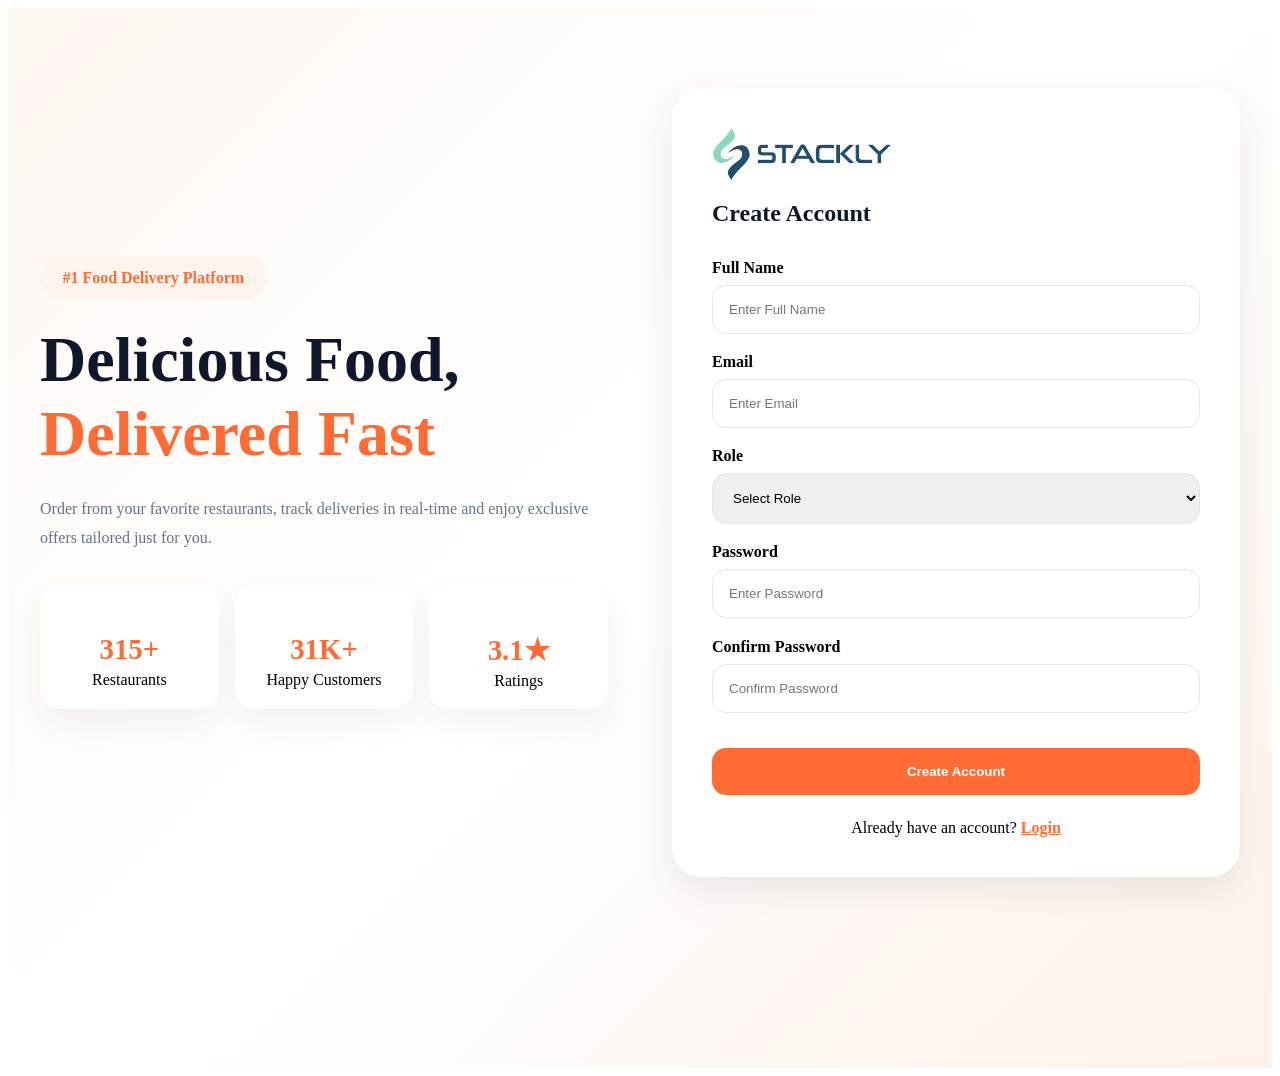
<file: signup.html>
<!DOCTYPE html>
<html lang="en">
<head>
    <meta charset="UTF-8">
    <meta name="viewport" content="width=device-width, initial-scale=1.0">
    <title>Stackly Delivery</title>
    <link rel="preconnect"
      href="https://fonts.googleapis.com">

    <link rel="preconnect"
        href="https://fonts.gstatic.com"
        crossorigin>

    <link href="https://fonts.googleapis.com/css2?family=Poppins:wght@300;400;500;600;700;800&display=swap"
        rel="stylesheet">
    <link rel="stylesheet"
        href="https://cdnjs.cloudflare.com/ajax/libs/font-awesome/6.6.0/css/all.min.css">
    <link rel="stylesheet"
        href="assets/css/style.css">

    <link rel="stylesheet"
        href="assets/css/header.css">
    <link rel="stylesheet"
        href="assets/css/login.css">
</head>
<div class="menu-overlay"></div>
<body>
<section class="auth-section">

    <div class="container">

        <div class="auth-wrapper">

            <!-- Left Side -->

            <div class="auth-content">

                <span class="auth-badge">

                    #1 Food Delivery Platform

                </span>

                <h1>

                    Delicious Food,

                    <span>Delivered Fast</span>

                </h1>

                <p>

                    Order from your favorite restaurants,
                    track deliveries in real-time and enjoy
                    exclusive offers tailored just for you.

                </p>

                <div class="auth-stats">

                    <div class="stat-box">

                        <h3 class="counter"
                            data-target="500"
                            data-suffix="+">

                            0

                        </h3>

                        <span>Restaurants</span>

                    </div>

                    <div class="stat-box">

                        <h3 class="counter"
                            data-target="50"
                            data-suffix="K+">

                            0

                        </h3>

                        <span>Happy Customers</span>

                    </div>

                    <div class="stat-box">

                        <h3 class="counter"
                            data-target="4.9"
                            data-suffix="★">

                            0

                        </h3>

                        <span>Ratings</span>

                    </div>

                </div>

            </div>

            <!-- Right Side -->
            <div class="auth-card">
                <a href="index.html" class="logo">
                    <img src="assets/images/logo-stackly.webp" alt="StacklyBite Logo">
                </a>
                <h2>

                    Create Account

                </h2>

                <form id="signupForm">

                    <div class="form-group">

                        <label>

                            Full Name

                        </label>

                        <input
                            type="text"
                            id="signupName"
                            placeholder="Enter Full Name"
                            pattern="^[A-Za-z ]+$"
                            title="Only alphabets and spaces are allowed"
                            required>

                    </div>

                    <div class="form-group">

                        <label>

                            Email

                        </label>

                        <input
                            type="email"
                            id="signupEmail"
                            placeholder="Enter Email">

                    </div>

                    <div class="form-group">

                        <label>

                            Role

                        </label>

                        <select id="signupRole">

                            <option value="">

                                Select Role

                            </option>

                            <option value="customer">

                                Customer

                            </option>

                            <option value="restaurant">

                                Restaurant Owner

                            </option>

                        </select>

                    </div>

                    <div class="form-group">

                        <label>

                            Password

                        </label>

                        <input
                            type="password"
                            id="signupPassword"
                            placeholder="Enter Password">

                    </div>

                    <div class="form-group">

                        <label>

                            Confirm Password

                        </label>

                        <input
                            type="password"
                            id="confirmPassword"
                            placeholder="Confirm Password">

                    </div>

                    <button
                        type="submit"
                        class="auth-btn">

                        Create Account

                    </button>

                    <p class="auth-message"></p>

                    <div class="auth-footer">

                        Already have an account?

                        <a href="login.html">

                            Login

                        </a>

                    </div>

                </form>

            </div>

        </div>

    </div>

</section>


    <script src="assets/js/login.js"></script>
</body>
</html>
</file>
<file: assets/css/style.css>
:root {

    --primary: #ff6b35;
    --primary-dark: #e85a2a;

    --secondary: #0f172a;

    --accent: #22c55e;

    --white: #ffffff;

    --text: #334155;

    --text-light: #64748b;

    --border: #e2e8f0;

    --bg: #f8fafc;

    --shadow:
        0 10px 30px rgba(0,0,0,0.08);

    --transition: all .3s ease;

    --radius: 14px;
}
.container {
    max-width:1400px;

    margin:0 auto;

    padding:0 2rem;
}

.section-badge{

    display:inline-flex;

    align-items:center;

    gap:.5rem;

    padding:.8rem 1.4rem;

    border-radius:50px;

    background:
    linear-gradient(
        135deg,
        #FFF4ED,
        #FFE7D6
    );

    color:var(--primary);

    font-size:.9rem;

    font-weight:700;

    letter-spacing:.5px;

    text-transform:uppercase;

    border:1px solid rgba(255,107,53,.15);

    box-shadow:
    0 8px 20px rgba(255,107,53,.08);

    position:relative;

    overflow:hidden;
}
.section-badge::before{

    content:"";

    position:absolute;

    top:0;

    left:-120%;

    width:100%;

    height:100%;

    background:
    linear-gradient(
        90deg,
        transparent,
        rgba(255,255,255,.5),
        transparent
    );

    transition:.8s ease;
}
.section-badge:hover::before{

    left:120%;
}
.section-badge:hover{

    transform:translateY(-2px);

    box-shadow:
    0 12px 30px rgba(255,107,53,.15);
}
.btn-primary{

    background:var(--primary);

    color:#fff;
}
.btn-secondary{

    background:#fff;

    color:var(--secondary);

    border:1px solid var(--border);
}
</file>
<file: assets/css/header.css>
/* ======================
   HEADER
====================== */

.header {

    position: fixed;

    top: 0;

    left: 0;

    width: 100%;

    z-index: 1000;

    backdrop-filter: blur(15px);

    background: rgba(255,255,255,0.75);

    border-bottom: 1px solid rgba(255,255,255,0.2);

    transition: all .3s ease;
}

.navbar {

    max-width: 1400px;

    margin: 0 auto;

    padding: 1rem 2rem;

    display: flex;

    align-items: center;
}
.logo{
    margin-right:auto;
}
.logo img {

    width: 180px;

    display: block;

    transition: .3s ease;
}

.logo img:hover {

    transform: scale(1.05);
}
.mobile-menu{

    display:flex;

    align-items:center;

    gap:2rem;
}
.close-menu{

    display:none;
}
.nav-menu {

    display: flex;

    align-items: center;

    gap: 2rem;

    list-style: none;
}

.nav-link {

    position: relative;

    text-decoration: none;

    color: var(--secondary);

    font-size: 1rem;

    font-weight: 500;

    transition: .3s ease;
}
.nav-link::after {

    content: '';

    position: absolute;

    left: 0;

    bottom: -6px;

    width: 0;

    height: 3px;

    border-radius: 20px;

    background: var(--primary);

    transition: .3s ease;
}

.nav-link:hover::after,
.nav-link.active::after {

    width: 100%;
}

.nav-link:hover {

    color: var(--primary);
}
.auth-buttons {

    display: flex;

    gap: 1rem;
}

.btn {

    text-decoration: none;

    padding: .8rem 1.5rem;

    border-radius: 50px;

    font-weight: 600;

    transition: .3s ease;
}

.btn-login {

    color: var(--secondary);

    border: 2px solid var(--border);
}

.btn-login:hover {

    border-color: var(--primary);

    color: var(--primary);
}


.btn-signup {

    background: var(--primary);

    color: white;
}

.btn-signup:hover {

    transform: translateY(-3px);

    box-shadow:
        0 12px 25px rgba(255,107,53,.3);
}

.hamburger {

    display: none;

    cursor: pointer;

    flex-direction: column;

    gap: 5px;
}

.hamburger span {

    width: 25px;

    height: 3px;

    background: var(--secondary);

    border-radius: 50px;
}

@media (max-width: 992px) {

    .hamburger {

        display: flex;
    }

    .mobile-menu{

        position:fixed;

        top:0;

        right:-100%;

        width:100%;

        height:100vh;

        background:#fff;

        display:flex;

        flex-direction:column;

        justify-content:flex-start;
        padding-top: 90px;

        align-items:center;

        transition:.4s ease;

        z-index:1001;
    }

    .mobile-menu.active{

        right:0;
    }
    .nav-menu{
        display: flex;
        flex-direction:column;

        gap:1rem;
    }
    .close-menu{

        display:block;
    }
    .auth-buttons{

        display:flex;

        flex-direction:column;
        width: 90%;
        align-items: center;


        margin-top:0;
    }
    .nav-actions{

        flex-direction:column;
        gap:.8rem;

        margin-top:0;
    }
    .menu-overlay{

        position:fixed;

        inset:0;

        background:rgba(0,0,0,.4);

        opacity:0;

        visibility:hidden;

        transition:.3s ease;

        z-index:999;
    }
    .menu-overlay.active{

        opacity:1;

        visibility:visible;
    }
}
.nav-actions{

    display:flex;

    align-items:center;

    gap:1.2rem;
}
.action-icon{

    display:flex;

    align-items:center;

    gap:.5rem;

    text-decoration:none;

    color:var(--secondary);

    font-weight:500;

    transition:.3s ease;

    position:relative;
}

.action-icon:hover{

    color:var(--primary);
}
.cart-icon{

    position:relative;
}

.cart-count{

    position:absolute;

    top:-10px;

    right:-10px;

    width:20px;

    height:20px;

    border-radius:50%;

    background:var(--primary);

    color:#fff;

    font-size:.7rem;

    display:flex;

    align-items:center;

    justify-content:center;
}
.close-menu{

    position:absolute;

    top:25px;

    right:25px;

    border:none;

    background:none;

    cursor:pointer;

    font-size:1.8rem;

    color:var(--secondary);
}

/* ======================
   FOOTER
====================== */

.footer{

    background:#0F172A;

    color:#fff;

    padding-top:100px;
}
.footer-cta{

    display:flex;

    justify-content:space-between;

    align-items:center;

    gap:2rem;

    padding:3rem;

    border-radius:30px;

    background:
    linear-gradient(
    135deg,
    #FF6B35,
    #FF8A50
    );

    margin-bottom:5rem;
}

.footer-cta h2{

    font-size:2rem;

    margin-bottom:.8rem;
}
.footer-subscribe{

    display:flex;

    gap:1rem;

    background:#fff;

    padding:.5rem;

    border-radius:60px;
}
.footer-subscribe input{

    flex:1;

    border:none;

    outline:none;

    padding:1rem 1.5rem;

    min-width:0;
}
.footer-cta{

    overflow:hidden;
}
.footer-subscribe button{

    border:none;

    cursor:pointer;

    padding:1rem 1.8rem;

    border-radius:50px;

    background:#0F172A;

    color:#fff;

    font-weight:600;
}
.footer-main{

    display:grid;

    grid-template-columns:
    2fr 1fr 1fr 1fr;

    gap:3rem;

    padding-bottom:4rem;
}
.footer-logo{

    display:flex;

    align-items:center;

    gap:1rem;

    margin-bottom:1rem;
}
.footer-logo-icon{

    width:55px;

    height:55px;

    border-radius:50%;

    background:
    rgba(255,255,255,.1);

    display:flex;

    justify-content:center;

    align-items:center;
}
.footer-logo-icon i{

    color:var(--primary);

    font-size:1.5rem;
}
.footer-logo h3{

    font-size:1.8rem;
}
.footer-logo span{

    color:var(--primary);
}
.footer-links h4{

    margin-bottom:1.5rem;

    font-size:1.2rem;
}
.footer-links a{

    display:block;

    color:#CBD5E1;

    text-decoration:none;

    margin-bottom:1rem;

    transition:.3s;
}
.footer-links a:hover{

    color:var(--primary);

    padding-left:5px;
}
.footer-socials{

    display:flex;

    gap:1rem;

    margin-top:1.5rem;
}
.footer-socials a{

    width:45px;

    height:45px;

    border-radius:50%;

    display:flex;

    align-items:center;

    justify-content:center;

    text-decoration:none;

    background:
    rgba(255,255,255,.08);

    color:#fff;

    transition:.3s;
}
.footer-socials a:hover{

    background:var(--primary);

    transform:translateY(-5px);
}
.footer-bottom{

    border-top:
    1px solid rgba(255,255,255,.08);

    padding:2rem 0;

    text-align:center;

    color:#94A3B8;
}
@media(max-width:992px){

    .footer-cta{

        flex-direction:column;

        text-align:center;
    }

    .footer-main{

        grid-template-columns:
        repeat(2,1fr);
    }
}
@media(max-width:768px){

    .footer-main{

        grid-template-columns:1fr;

        text-align:center;
    }

    .footer-logo{

        justify-content:center;
    }

    .footer-socials{

        justify-content:center;
    }

    .footer-subscribe{

        display:flex;

        flex-direction:column;

        width:100%;

        max-width:100%;

        padding:12px;

        border-radius:20px;

        box-sizing:border-box;
    }

    .footer-subscribe input{

        width:100%;

        min-width:0;

        box-sizing:border-box;

        padding:1rem;

        margin:0;
    }

    .footer-subscribe button{

        width:100%;

        margin:0;

        box-sizing:border-box;
    }
}

.nav-link.active::after{

    width:100%;
}
</file>
<file: assets/css/home.css>
/* ======================
   HERO SECTION
====================== */

.hero{

    min-height:100vh;

    display:flex;

    align-items:center;

    padding:100px 0 40px;

    background:
    linear-gradient(
    135deg,
    #fff8f3 0%,
    #ffffff 50%,
    #fff3eb 100%
    );

    overflow:hidden;

    position:relative;
}

html,
body{

    overflow-x:hidden;
}

.hero__badge{

    max-width:100%;

    width:auto;
}

.hero__search{

    width:100%;

    max-width:100%;
}

.hero__container{

    display:grid;

    grid-template-columns:
    1fr 1fr;

    align-items:center;

    gap:4rem;
}
.hero__content{

    display:flex;

    flex-direction:column;
}
.hero__badge{

    display:inline-flex;

    align-items:center;

    width:max-content;

    padding:.7rem 1.2rem;

    border-radius:50px;

    background:#fff;

    box-shadow:
    0 10px 30px rgba(0,0,0,.05);

    margin-bottom:1.5rem;

    font-weight:700;

    color:var(--primary);
}
@media(max-width:375px){

    .hero__badge{

        width:100%;

        max-width:100%;

        justify-content:center;

        text-align:center;

        font-size:.8rem;

        padding:.8rem;
    }

}
.hero__title{

    font-size:4rem;

    line-height:1.1;

    font-weight:800;

    color:var(--secondary);

    margin-bottom:1.5rem;
}

.hero__title span{

    color:var(--primary);

    display:block;
}
.hero__description{

    font-size:1.1rem;

    line-height:1.8;

    color:var(--text-light);

    max-width:550px;

    margin-bottom:2rem;
}
.hero__search{

    display:flex;

    align-items:center;

    background:#fff;

    border-radius:60px;

    padding:.5rem;

    box-shadow:
    0 15px 40px rgba(0,0,0,.08);

    margin-bottom:2rem;
}
.hero__search input{

    flex:1;

    border:none;

    outline:none;

    padding:1rem 1.5rem;

    font-size:1rem;

    background:transparent;
}
.hero__search button{

    border:none;

    cursor:pointer;

    padding:1rem 2rem;

    border-radius:50px;

    background:var(--primary);

    color:#fff;

    font-weight:600;
}
.hero__buttons{

    display:flex;

    gap:1rem;

    margin-bottom:2rem;
}
.btn-primary{

    background:var(--primary);

    color:#fff;
}
.btn-secondary{

    background:#fff;

    color:var(--secondary);

    border:1px solid var(--border);
}
.hero__stats{

    display:flex;

    gap:1rem;

    flex-wrap:wrap;

    margin-bottom:2rem;
}
.stat-card{

    background:#fff;

    padding:1rem 1.5rem;

    border-radius:20px;

    box-shadow:
    0 10px 30px rgba(0,0,0,.05);
}
.stat-card h3{

    color:var(--primary);

    font-size:1.6rem;

    margin-bottom:.3rem;
}
.hero__trust{

    color:var(--text-light);

    line-height:1.8;
}
.hero__trust strong{

    word-break:break-word;

    overflow-wrap:break-word;
}
.hero__visual{

    position:relative;

    height:650px;
}
.food{

    position:absolute;

    top:50%;
    left:50%;

    width:130px;
    height:130px;

    border-radius:50%;

    overflow:hidden;

    background:#fff;

    border:6px solid #fff;

    box-shadow:
    0 20px 40px rgba(0,0,0,.1);

    margin:-65px;
}
.food--1{

    transform:
    rotate(0deg)
    translateY(-250px);
}

.food--2{

    transform:
    rotate(72deg)
    translateY(-250px);
}

.food--3{

    transform:
    rotate(144deg)
    translateY(-250px);
}

.food--4{

    transform:
    rotate(216deg)
    translateY(-250px);
}

.food--5{

    transform:
    rotate(288deg)
    translateY(-250px);
}
.food img{

    width:100%;
    height:100%;

    object-fit:cover;

    animation:
    counterRotate 40s linear infinite reverse;
}
@keyframes counterRotate{

    from{

        transform:rotate(0deg);
    }

    to{

        transform:rotate(360deg);
    }
}

.floating-card{

    position:absolute;

    background:#fff;

    padding:1rem 1.2rem;

    border-radius:15px;

    font-weight:600;

    box-shadow:
    0 10px 30px rgba(0,0,0,.08);
    animation:
    floatCard 4s ease-in-out infinite;
}
@keyframes floatCard{

    0%{
        transform:translateY(0);
    }

    50%{
        transform:translateY(-10px);
    }

    100%{
        transform:translateY(0);
    }
}
.rating-card{

    top:100px;
    left:30px;
}

.delivery-card{

    top:100px;
    right:30px;
}

.offer-card{

    bottom:120px;
    left:50%;
    transform:translateX(-50%);
}
.orbit{

    position:absolute;

    top:50%;
    left:50%;

    transform:translate(-50%,-50%);

    border-radius:50%;

    border:2px dashed
    rgba(255,107,53,.25);
}

.orbit-1{

    width:450px;
    height:450px;
}

.orbit-2{

    width:550px;
    height:550px;
}
.food-orbit{

    position:absolute;

    top:50%;
    left:50%;

    width:600px;
    height:600px;

    transform:translate(-50%,-50%);

    animation:
    rotateOrbit 40s linear infinite;
}
@keyframes rotateOrbit{

    from{

        transform:
        translate(-50%,-50%)
        rotate(0deg);
    }

    to{

        transform:
        translate(-50%,-50%)
        rotate(360deg);
    }
}
@media(max-width:992px){

    .hero__container{

        grid-template-columns:1fr;

        text-align:center;
    }

    .hero__content{

        order:1;
    }

    .hero__visual{

        order:2;

        height:500px;
    }

    .hero__badge{

        margin:auto auto 1.5rem;
    }

    .hero__description{

        margin-left:auto;
        margin-right:auto;
    }

    .hero__buttons{

        justify-content:center;
    }

    .hero__stats{

        justify-content:center;
    }
}
@media(max-width:768px){

    .hero{

        padding-top:120px;
    }

    .hero__title{

        font-size:2.5rem;
    }

    .hero__search{

        flex-direction:column;

        border-radius:25px;
    }

    .hero__search input{

        width:100%;
    }

    .hero__search button{

        width:100%;
    }

    .hero__buttons{

        flex-direction:column;
    }

    .hero__visual{

        height:400px;
    }

    .food{

        width:90px;
        height:90px;
    }

    .hero__center-logo{

    width:130px;
    height:130px;
    }
    .hero__center-logo h3{
        font-size: 1.8rem;
    }
    .center-logo-icon{

    width:38px;
    height:38px;
    }

    .center-logo-icon i{

        font-size:1rem;
    }
    .floating-card{

        display: none;
    }
}
@media(max-width:768px){

    .food{

        width:90px;
        height:90px;

        margin:-45px;
    }

    .food--1{
        transform:rotate(0deg) translateY(-140px);
    }

    .food--2{
        transform:rotate(72deg) translateY(-140px);
    }

    .food--3{
        transform:rotate(144deg) translateY(-140px);
    }

    .food--4{
        transform:rotate(216deg) translateY(-140px);
    }

    .food--5{
        transform:rotate(288deg) translateY(-140px);
    }
}
@media(max-width:768px){

    .orbit-1{

        width:300px;
        height:300px;
    }

    .orbit-2{

        width:380px;
        height:380px;
    }

}
.hero__center-logo{

    position:absolute;

    top:50%;
    left:50%;

    transform:translate(-50%,-50%);

    width:180px;
    height:180px;

    border-radius:50%;

    background:#fff;

    display:flex;

    flex-direction:column;

    justify-content:center;

    align-items:center;

    gap:.6rem;

    box-shadow:
    0 20px 50px rgba(0,0,0,.12);

    z-index:10;
}
.center-logo-icon{

    width:70px;
    height:70px;

    border-radius:50%;

    background:#fff3eb;

    display:flex;

    justify-content:center;

    align-items:center;
}
.hero__center-logo h3{

    font-size:1.9rem;

    font-weight:800;

    color:var(--secondary);
}

.hero__center-logo span{

    color:var(--primary);
}
.center-logo-icon i{

    font-size:2rem;

    color:var(--primary);
}
/* ======================
   EXTRA SMALL DEVICES
====================== */

@media(max-width:375px){

    .hero{

        min-height:auto;

        padding-top:100px;

        padding-bottom:60px;
    }

    .hero__container{

        gap:2rem;
    }

    .hero__visual{

        height:260px;

        overflow:visible;
        margin-top: -30px;
    }

    .food-orbit{

        width:240px;
        height:240px;
    }

    .orbit-1{

        width:180px;
        height:180px;
    }

    .orbit-2{

        width:240px;
        height:240px;
    }

    .food{

        width:60px;
        height:60px;

        margin:-30px;
    }

    .food--1{
        transform:rotate(0deg) translateY(-80px);
    }

    .food--2{
        transform:rotate(72deg) translateY(-80px);
    }

    .food--3{
        transform:rotate(144deg) translateY(-80px);
    }

    .food--4{
        transform:rotate(216deg) translateY(-80px);
    }

    .food--5{
        transform:rotate(288deg) translateY(-80px);
    }

    .hero__center-logo{

        width:85px;
        height:85px;
    }

    .hero__center-logo h3{

        font-size:.85rem;
    }

    .center-logo-icon{

        width:26px;
        height:26px;
    }

    .center-logo-icon i{

        font-size:.7rem;
    }

    .hero__title{

        font-size:2rem;
    }

    .hero__description{

        font-size:.95rem;
    }

}
@media(max-width:320px){

    .hero__visual{

        height:280px;
    }

    .food{

        width:60px;
        height:60px;

        margin:-30px;
    }

    .food--1{
        transform:rotate(0deg) translateY(-90px);
    }

    .food--2{
        transform:rotate(72deg) translateY(-90px);
    }

    .food--3{
        transform:rotate(144deg) translateY(-90px);
    }

    .food--4{
        transform:rotate(216deg) translateY(-90px);
    }

    .food--5{
        transform:rotate(288deg) translateY(-90px);
    }

    .hero__center-logo{

        width:90px;
        height:90px;
    }

    .hero__center-logo h3{

        font-size:.9rem;
    }

}
/* ======================
   FEATURES
====================== */

.features{

    padding:40px 0;

    background:#fff;
}
.section-heading{

    text-align:center;

    max-width:700px;

    margin:0 auto 4rem;
}
.section-heading h2{

    font-size:2.8rem;

    color:var(--secondary);

    margin-bottom:1rem;
}
.section-heading p{

    color:var(--text-light);

    line-height:1.8;
}
.features__grid{

    display:grid;

    grid-template-columns:
    repeat(4,1fr);

    gap:1.5rem;
}
.feature-card{

    position:relative;

    background:#fff;

    padding:2rem;

    border-radius:24px;

    text-align:center;

    border:2px solid transparent;

    transition:all .35s ease;

    box-shadow:
    0 10px 30px rgba(0,0,0,.05);

    overflow:hidden;
}
.feature-card:hover{

    transform:translateY(-10px);

    border-color:var(--primary);

    box-shadow:
    0 25px 50px rgba(255,107,53,.15);
}
.feature-card::before{

    content:"";

    position:absolute;

    inset:0;

    border-radius:24px;

    padding:2px;

    background:
    linear-gradient(
        135deg,
        transparent,
        transparent
    );

    opacity:0;

    transition:.35s ease;

    pointer-events:none;
}
.feature-card:hover::before{

    opacity:1;

    background:
    linear-gradient(
        135deg,
        rgba(255,107,53,.4),
        rgba(255,107,53,.1)
    );
}
.feature-card:hover .feature-icon{

    transform:scale(1.1);

    transition:.35s ease;
}
.feature-card h3{

    transition:.35s ease;
}
.feature-card:hover h3{

    color:var(--primary);
}
.feature-icon{

    width:80px;

    height:80px;

    margin:0 auto 1.5rem;

    border-radius:50%;

    display:flex;

    align-items:center;

    justify-content:center;

    background:#fff3eb;
}
.feature-icon i{

    font-size:2rem;

    color:var(--primary);
}
@media(max-width:992px){

    .features__grid{

        grid-template-columns:
        repeat(2,1fr);
    }
}
@media(max-width:768px){

    .features{

        padding:70px 0;
    }

    .features__grid{

        grid-template-columns:1fr;
    }

    .section-heading h2{

        font-size:2rem;
    }
}
.icon-orange{

    background:#FFF3EB;
}

.icon-orange i{

    color:#FF6B35;
}
.icon-green{

    background:#ECFDF3;
}

.icon-green i{

    color:#22C55E;
}
.icon-red{

    background:#FEF2F2;
}

.icon-red i{

    color:#EF4444;
}
.icon-purple{

    background:#F3E8FF;
}

.icon-purple i{

    color:#9333EA;
}

.categories{

    padding:100px 0;

    background:#f8fafc;
}
.categories__grid{

    display:grid;

    grid-template-columns:
    repeat(4,1fr);

    gap:1.5rem;
}
.category-card{

    background:#fff;

    position: relative;
    overflow:hidden;

    padding:2rem;

    border-radius:24px;

    text-align:center;

    transition:.35s ease;

    border:2px solid transparent;

    box-shadow:
    0 10px 30px rgba(0,0,0,.05);
}
.category-card::before{

    content:"";

    position:absolute;

    top:0;

    left:-120%;

    width:100%;

    height:100%;

    background:
    linear-gradient(
        90deg,
        transparent,
        rgba(255,255,255,.5),
        transparent
    );

    transition:.7s;
}
.category-card:hover::before{

    left:120%;
}
.category-card img{

    width:110px;

    height:110px;

    object-fit:contain;

    margin-bottom:1rem;

    transition:.4s ease;

    filter:
    drop-shadow(
    0 12px 20px rgba(0,0,0,.12)
    );
}
.category-card:hover{

    transform:
    translateY(-10px)
    scale(1.02);

    border-color:var(--primary);

    box-shadow:
    0 30px 60px rgba(255,107,53,.18);
}
.category-card:hover img{

    transform:scale(1.1) rotate(5deg);
}
.category-card h3{
    font-size:1.2rem;

    font-weight:700;

    margin-bottom:.5rem;

    color:var(--secondary);
}
.category-card span{

    color:var(--text);
    font-weight: 500;
    font-size:.9rem;
}
@media(max-width:992px){

    .categories__grid{

        grid-template-columns:
        repeat(2,1fr);
    }
}
@media(max-width:576px){

    .categories__grid{

        gap:1rem;
    }

    .category-card{

        padding:1.5rem;
    }
}
.category-orange{

    background:
    linear-gradient(
    135deg,
    #FFF4ED,
    #FFE7D6
    );
}
.category-yellow{

    background:
    linear-gradient(
    135deg,
    #FFFBEA,
    #FFF1B8
    );
}
.category-red{

    background:
    linear-gradient(
    135deg,
    #FFF1F2,
    #FFD5D9
    );
}
.category-green{

    background:
    linear-gradient(
    135deg,
    #ECFDF3,
    #D1FAE5
    );
}
.category-blue{

    background:
    linear-gradient(
    135deg,
    #EFF6FF,
    #DBEAFE
    );
}
.category-pink{

    background:
    linear-gradient(
    135deg,
    #FDF2F8,
    #FBCFE8
    );
}
.category-purple{

    background:
    linear-gradient(
    135deg,
    #F5F3FF,
    #DDD6FE
    );
}
.category-mint{

    background:
    linear-gradient(
    135deg,
    #F0FDFA,
    #CCFBF1
    );
}
.restaurants{

    padding:40px 0;

    background:#fff;
}
.restaurants__grid{

    display:grid;

    grid-template-columns:
    repeat(3,1fr);

    gap:2rem;
}
.restaurant-card{

    background:#fff;

    border-radius:24px;

    overflow:hidden;

    transition:.35s ease;

    border:2px solid transparent;

    box-shadow:
    0 10px 30px rgba(0,0,0,.05);
}.restaurant-card{

    position:relative;

    overflow:hidden;
}
.restaurant-card::before{

    content:"";

    position:absolute;

    top:0;

    left:-120%;

    width:100%;

    height:100%;

    background:
    linear-gradient(
        90deg,
        transparent,
        rgba(255,255,255,.35),
        transparent
    );

    transition:.8s;

    z-index:1;
}
.restaurant-card:hover::before{

    left:120%;
}
.restaurant-card:hover{

    transform:
    translateY(-12px);

    border-color:var(--primary);

    box-shadow:
    0 30px 70px rgba(255,107,53,.18);
}
.restaurant-image{

    position:relative;

    overflow:hidden;
}
.restaurant-image img{

    width:100%;

    height:250px;

    object-fit:cover;

    transition:.4s ease;
}
.restaurant-rating{

    position:absolute;

    top:15px;

    right:15px;

    background:#fff;

    padding:.5rem .8rem;

    border-radius:50px;

    font-weight:600;
}
.restaurant-content{

    padding:1.5rem;
}
.restaurant-content h3{

    margin-bottom:.5rem;

    color:var(--secondary);
     transition:.3s ease;

}
.restaurant-card:hover h3{

    color:var(--primary);
}
.cuisine{

    color:var(--text-light);

    margin-bottom:1rem;
}
.restaurant-meta{

    display:flex;

    justify-content:space-between;

    margin-bottom:1.5rem;

    color:var(--text-light);
}
@media(max-width:992px){

    .restaurants__grid{

        grid-template-columns:
        repeat(2,1fr);
    }
}
@media(max-width:768px){

    .restaurants__grid{

        grid-template-columns:1fr;
    }
}
.restaurant-tag{

    position:absolute;

    top:15px;

    left:15px;

    background:var(--primary);

    color:#fff;

    padding:.5rem .9rem;

    border-radius:50px;

    font-size:.8rem;

    font-weight:600;
}
.favorite-btn{

    position:absolute;

    bottom:15px;

    right:15px;

    width:45px;

    height:45px;

    border:none;

    border-radius:50%;

    background:#fff;

    cursor:pointer;

    display:flex;

    align-items:center;

    justify-content:center;

    box-shadow:
    0 10px 20px rgba(0,0,0,.1);

    transition:.3s ease;
}
.favorite-btn:hover{

    background:#ff4d6d;

    color:#fff;

    transform:scale(1.1);
}
.delivery-badge{

    display:inline-flex;

    align-items:center;

    gap:.5rem;

    background:#ECFDF3;

    color:#16A34A;

    padding:.5rem .8rem;

    border-radius:50px;

    font-size:.85rem;

    font-weight:600;

    margin-bottom:1rem;
}
.restaurant-btn{

    display:flex;

    align-items:center;

    justify-content:center;

    gap:.6rem;

    width:100%;

    padding:1rem;

    border-radius:12px;

    text-decoration:none;

    background:var(--primary);

    color:#fff;

    font-weight:600;

    transition:.3s ease;
}
.restaurant-btn:hover{

    transform:translateY(-2px);
}
.restaurants{

    position:relative;

    overflow:hidden;
}
.restaurants::before{

    content:"";

    position:absolute;

    width:300px;

    height:300px;

    border-radius:50%;

    background:
    rgba(255,107,53,.05);

    top:-100px;

    right:-100px;
}
.restaurants__action{

    text-align:center;

    margin-top:3rem;
}

/* ======================
   POPULAR DISHES
====================== */

.popular-dishes{

    padding-top: 0;
    padding-bottom: 40px;

    background:#fff;
}
.dish-filters{

    display:flex;

    justify-content:center;

    align-items:center;

    flex-wrap:wrap;

    gap:1rem;

    margin-bottom:4rem;
}
.filter-btn{

    position:relative;

    border:none;

    cursor:pointer;

    padding:1rem 1.8rem;

    border-radius:60px;

    background:#fff;

    color:var(--secondary);

    font-weight:600;

    font-size:.95rem;

    box-shadow:
    0 10px 25px rgba(0,0,0,.06);

    transition:all .35s ease;

    overflow:hidden;
}
.filter-btn::before{

    content:"";

    position:absolute;

    top:0;

    left:-100%;

    width:100%;

    height:100%;

    background:
    linear-gradient(
        90deg,
        transparent,
        rgba(255,255,255,.4),
        transparent
    );

    transition:.6s;
}

.filter-btn.active,
.filter-btn:hover{

    background:
    linear-gradient(
        135deg,
        #FF6B35,
        #FF8A50
    );

    color:#fff;

    transform:
    translateY(-3px);

    box-shadow:
    0 15px 35px rgba(255,107,53,.25);
}
.dishes-grid{

    display:grid;

    grid-template-columns:
    repeat(4,1fr);

    gap:2rem;
}
.dish-card{

    position:relative;

    border-radius:24px;

    overflow:hidden;

    padding:2rem;

    transition:.4s ease;

    border:2px solid transparent;
}
.dish-orange{

    background:
    linear-gradient(
    135deg,
    #FFF4ED,
    #FFE7D6
    );
}
.dish-yellow{

    background:
    linear-gradient(
    135deg,
    #FFFBEA,
    #FFF1B8
    );
}
.dish-red{

    background:
    linear-gradient(
    135deg,
    #FFF1F2,
    #FFD5D9
    );
}
.dish-green{

    background:
    linear-gradient(
    135deg,
    #ECFDF3,
    #D1FAE5
    );
}
.dish-blue{

    background:
    linear-gradient(
    135deg,
    #EFF6FF,
    #DBEAFE
    );
}
.dish-pink{

    background:
    linear-gradient(
    135deg,
    #FDF2F8,
    #FBCFE8
    );
}
.dish-card:hover{

    transform:
    translateY(-12px);

    border-color:var(--primary);

    box-shadow:
    0 30px 60px rgba(255,107,53,.18);
}
.dish-badge{

    position:absolute;

    top:20px;

    left:20px;

    background:var(--primary);

    color:#fff;

    padding:.5rem .9rem;

    border-radius:50px;

    font-size:.8rem;

    font-weight:600;
}
.dish-favourite{

    position:absolute;

    top:20px;

    right:20px;

    width:45px;

    height:45px;

    border:none;

    border-radius:50%;

    background:#fff;

    cursor:pointer;

    transition:.3s ease;
}
.dish-favourite:hover{

    background:#ff4d6d;

    color:#fff;
}
.dish-image{

    text-align:center;

    margin-top:2rem;

    margin-bottom:1.5rem;
}
.dish-image img{

    width:180px;

    height:180px;

    object-fit:contain;

    transition:.4s ease;

    filter:
    drop-shadow(
    0 15px 25px rgba(0,0,0,.15)
    );
}
.dish-card:hover .dish-image img{

    transform:
    scale(1.08)
    rotate(5deg);
}
.dish-content{

    text-align:center;
}
.dish-content h3{

    margin-bottom:.5rem;

    color:var(--secondary);
}
.dish-content p{

    color:var(--text-light);

    margin-bottom:.8rem;
}
.dish-rating{

    margin-bottom:1rem;

    font-size:.9rem;

    color:#f59e0b;

    font-weight:600;
}
.dish-price{

    display:flex;

    justify-content:center;

    align-items:center;

    gap:.8rem;

    margin-bottom:1.5rem;
}
.current-price{

    font-size:1.3rem;

    font-weight:700;

    color:var(--primary);
}
.old-price{

    color:#94a3b8;

    text-decoration:line-through;
}
.dish-btn{

    display:flex;

    align-items:center;

    justify-content:center;

    gap:.6rem;

    text-decoration:none;

    padding:1rem;

    border-radius:12px;

    background:var(--primary);

    color:#fff;

    font-weight:600;

    transition:.3s ease;
}
.dishes-action{

    text-align:center;

    margin-top:4rem;
}
@media(max-width:1200px){

    .dishes-grid{

        grid-template-columns:
        repeat(3,1fr);
    }
}
@media(max-width:992px){

    .dishes-grid{

        grid-template-columns:
        repeat(2,1fr);
    }
}
@media(max-width:768px){

    .dishes-grid{

        grid-template-columns:1fr;
    }
}
/* ======================
   SPECIAL OFFERS
====================== */

.offers{

    padding:40px 0;

    background:
    linear-gradient(
    180deg,
    #fff 0%,
    #fff8f3 100%
    );

    position:relative;

    overflow:hidden;
}
.offers-grid{

    display:grid;

    grid-template-columns:
    2fr 1fr;

    gap:2rem;

    margin-top:4rem;
}
.offer-main{

    position:relative;

    overflow:hidden;

    min-height:450px;

    padding:3rem;

    border-radius:32px;

    background:
    linear-gradient(
    135deg,
    #FF6B35,
    #FF8A50
    );

    color:#fff;

    display:flex;

    flex-direction:column;

    justify-content:center;

    box-shadow:
    0 25px 60px rgba(255,107,53,.25);
}
.offer-tag{

    width:max-content;

    padding:.7rem 1.2rem;

    border-radius:50px;

    background:
    rgba(255,255,255,.2);

    backdrop-filter:blur(10px);

    margin-bottom:1.5rem;

    font-weight:600;
}
.offer-main h3{

    font-size:3.5rem;

    line-height:1;

    margin-bottom:1rem;

    font-weight:800;
}
.offer-main p{

    font-size:1.1rem;

    opacity:.95;

    margin-bottom:2rem;
}
.coupon{

    width:max-content;

    padding:1rem 2rem;

    border:2px dashed rgba(255,255,255,.5);

    border-radius:15px;

    font-size:1.5rem;

    font-weight:700;

    letter-spacing:2px;

    margin-bottom:2rem;
}
.offer-timer{

    display:flex;

    gap:1rem;

    margin-bottom:2rem;
}
.offer-timer div{

    width:70px;

    height:70px;

    border-radius:18px;

    background:
    rgba(255,255,255,.18);

    backdrop-filter:blur(10px);

    display:flex;

    align-items:center;

    justify-content:center;

    font-size:1.5rem;

    font-weight:700;
}
.offer-main img{

    position:absolute;

    right:-30px;

    bottom:-30px;

    width:280px;

    filter:
    drop-shadow(
    0 25px 40px rgba(0,0,0,.2)
    );

    animation:
    offerFloat 4s ease-in-out infinite;
}
@keyframes offerFloat{

    0%{

        transform:translateY(0);
    }

    50%{

        transform:translateY(-15px);
    }

    100%{

        transform:translateY(0);
    }
}
.offers-sidebar{

    display:grid;

    gap:1.5rem;
}
.offer-mini{

    padding:2rem;

    border-radius:24px;

    transition:.35s ease;

    cursor:pointer;

    box-shadow:
    0 10px 30px rgba(0,0,0,.05);
}
.offer-purple{

    background:
    linear-gradient(
    135deg,
    #F5F3FF,
    #DDD6FE
    );
}
.offer-green{

    background:
    linear-gradient(
    135deg,
    #ECFDF3,
    #D1FAE5
    );
}
.offer-orange{

    background:
    linear-gradient(
    135deg,
    #FFF4ED,
    #FFE7D6
    );
}
.offer-blue{

    background:
    linear-gradient(
    135deg,
    #EFF6FF,
    #DBEAFE
    );
}
.offer-mini:hover{

    transform:
    translateY(-8px);

    box-shadow:
    0 25px 50px rgba(0,0,0,.1);
}
.offer-mini h4{

    font-size:1.5rem;

    margin-bottom:.5rem;

    color:var(--secondary);
}
.offer-mini p{

    color:var(--text-light);
}
.offers-bottom{

    display:grid;

    grid-template-columns:
    repeat(3,1fr);

    gap:1.5rem;

    margin-top:3rem;
}
.bottom-offer{

    padding:1.5rem;

    text-align:center;

    border-radius:20px;

    background:#fff;

    font-weight:600;

    box-shadow:
    0 10px 30px rgba(0,0,0,.05);

    transition:.3s ease;
}
.bottom-offer:hover{

    transform:translateY(-5px);

    color:var(--primary);
}
.offers-action{

    text-align:center;

    margin-top:3rem;
}
.offer-main,
.offer-mini{

    position:relative;

    overflow:hidden;
}
.offer-main::before,
.offer-mini::before{

    content:"";

    position:absolute;

    top:0;

    left:-120%;

    width:100%;

    height:100%;

    background:
    linear-gradient(
    90deg,
    transparent,
    rgba(255,255,255,.25),
    transparent
    );

    transition:.8s;
}
.offer-main:hover::before,
.offer-mini:hover::before{

    left:120%;
}
@media(max-width:992px){

    .offers-grid{

        grid-template-columns:1fr;
    }

    .offers-sidebar{

        grid-template-columns:
        repeat(2,1fr);
    }
}
@media(max-width:768px){

    .offer-main{

        min-height:auto;

        padding:2rem;
    }

    .offer-main h3{

        font-size:2.5rem;
    }

    .offer-main img{

        display:none;
    }

    .offer-timer{

        justify-content:center;
    }

    .offers-bottom{

        grid-template-columns:1fr;
    }

    .offers-sidebar{

        grid-template-columns:1fr;
    }
}

.offer-timer div{

    transition:.3s ease;
}
.offer-timer div:hover{

    transform:translateY(-3px);

    background:
    rgba(255,255,255,.25);
}

.dish-favourite.active,
.favorite-btn.active{

    background:#ff4d6d;

    color:#fff;
}
.how-it-works{

    padding:50px 0;

    background:#fff;
}
.steps-wrapper{

    position:relative;

    display:grid;

    grid-template-columns:
    repeat(3,1fr);

    gap:2rem;

    margin-top:4rem;
}
.steps-wrapper::before{

    content:"";

    position:absolute;

    top:70px;

    left:15%;

    width:70%;

    height:3px;

    background:
    linear-gradient(
    90deg,
    #FF6B35,
    #FFB088
    );

    z-index:1;
}.step-card{

    position:relative;

    background:#fff;

    padding:2.5rem;

    border-radius:24px;

    text-align:center;

    border:2px solid transparent;

    box-shadow:
    0 10px 30px rgba(0,0,0,.05);

    transition:.35s ease;

    z-index:2;
}
.step-number{

    position:absolute;

    top:10px;

    right:20px;

    font-size:4rem;

    font-weight:800;

    color:rgba(255,107,53,.08);
}
.step-icon{

    width:90px;

    height:90px;

    margin:0 auto 1.5rem;

    border-radius:50%;

    display:flex;

    align-items:center;

    justify-content:center;

    background:
    linear-gradient(
    135deg,
    #FFF4ED,
    #FFE7D6
    );
}
.step-icon i{

    font-size:2rem;

    color:var(--primary);
}
.step-card:hover{

    transform:translateY(-10px);

    border-color:var(--primary);

    box-shadow:
    0 25px 50px rgba(255,107,53,.15);
}
.step-card:hover .step-icon{

    transform:scale(1.1);
}

@media(max-width:768px){

    .steps-wrapper{

        grid-template-columns:1fr;
    }

    .steps-wrapper::before{

        display:none;
    }
}

.testimonials{

    padding:100px 0;

    background:#f8fafc;
}
.review-stats{

    display:grid;

    grid-template-columns:
    repeat(3,1fr);

    gap:2rem;

    margin:4rem 0;
}
.review-stat{

    background:#fff;

    padding:2rem;

    border-radius:24px;

    text-align:center;

    box-shadow:
    0 10px 30px rgba(0,0,0,.05);
}
.testimonial-grid{

    display:grid;

    grid-template-columns:
    repeat(3,1fr);

    gap:2rem;
}
.testimonial-card{

    position:relative;

    background:#fff;

    padding:2rem;

    border-radius:24px;

    box-shadow:
    0 10px 30px rgba(0,0,0,.05);

    transition:.35s ease;
}
.card-up{

    transform:
    translateY(-20px);
}
.card-down{

    transform:
    translateY(20px);
}
.quote-icon{

    font-size:3rem;

    color:
    rgba(255,107,53,.15);

    margin-bottom:1rem;
}
.testimonial-user{

    display:flex;

    align-items:center;

    gap:1rem;

    margin-top:1.5rem;
}
.testimonial-user img{

    width:60px;

    height:60px;

    border-radius:50%;

    object-fit:cover;
}
.testimonial-card:hover{

    transform:
    translateY(-10px);

    box-shadow:
    0 25px 50px rgba(255,107,53,.12);
}
.verified-badge{

    display:inline-flex;

    align-items:center;

    gap:.5rem;

    margin-top:1rem;

    padding:.5rem .8rem;

    border-radius:50px;

    background:#ECFDF3;

    color:#16A34A;

    font-size:.85rem;

    font-weight:600;
}
@media(max-width:992px){

    .review-stats{

        grid-template-columns:
        repeat(3,1fr);

        gap:1rem;
    }

    .testimonial-grid{

        grid-template-columns:
        repeat(2,1fr);
    }

    .card-up,
    .card-down{

        transform:none;
    }

}
@media(max-width:768px){

    .testimonials{

        padding:70px 0;
    }

    .review-stats{

        grid-template-columns:1fr;

        gap:1rem;

        margin:3rem 0;
    }

    .testimonial-grid{

        grid-template-columns:1fr;

        gap:1.5rem;
    }

    .card-up,
    .card-down{

        transform:none;
    }

    .testimonial-card{

        padding:1.5rem;
    }

    .testimonial-user{

        flex-direction:column;

        text-align:center;
    }

}
@media(max-width:768px){

    .section-heading h2{

        font-size:2rem;
    }

}
.stars{

    margin-top:1rem;

    color:#f59e0b;
}
@media(max-width:768px){

    .stars{

        text-align:center;
    }

    .verified-badge{

        margin:1rem auto 0;
    }

}
.review-stat{

    transition:.35s ease;
}
.review-stat:hover{

    transform:translateY(-8px);

    box-shadow:
    0 25px 50px rgba(255,107,53,.12);
}
.mobile-app{

    padding:120px 0;

    background:
    linear-gradient(
    135deg,
    #FFF4ED,
    #FFE7D6
    );

    overflow:hidden;
}
.app-wrapper{

    display:grid;

    grid-template-columns:
    1fr 1fr;

    gap:4rem;

    align-items:center;
}
.app-content h2{

    font-size:3rem;

    margin:1.5rem 0;

    color:var(--secondary);
}
.app-features{

    list-style:none;

    margin:2rem 0;
}
.app-features li{

    display:flex;

    align-items:center;

    gap:.8rem;

    margin-bottom:1rem;

    font-weight:500;
}
.app-features i{

    color:#22C55E;
}
.app-buttons{

    display:flex;

    gap:1rem;

    flex-wrap:wrap;
}
.store-btn{

    display:flex;

    align-items:center;

    gap:.8rem;

    padding:1rem 1.5rem;

    border-radius:15px;

    text-decoration:none;

    background:#fff;

    color:var(--secondary);

    font-weight:600;

    box-shadow:
    0 10px 25px rgba(0,0,0,.08);

    transition:.35s ease;
}
.store-btn:hover{

    transform:translateY(-5px);
}
.app-visual{

    position:relative;

    text-align:center;
}
.app-wrapper{

    overflow:hidden;
}
.app-visual{

    position:relative;

    overflow:hidden;
}
.app-visual img{

    width:100%;

    max-width:350px;

    height:auto;

    animation:
    appFloat 4s ease-in-out infinite;
}
.floating-app-card{

    position:absolute;

    background:#fff;

    padding:1rem 1.2rem;

    border-radius:15px;

    font-weight:600;

    box-shadow:
    0 10px 30px rgba(0,0,0,.08);
}
.rating{

    top:20%;
    left:20px;
}

.tracking{

    top:50%;
    right:20px;
}

@keyframes appFloat{

    0%{

        transform:translateY(0);
    }

    50%{

        transform:translateY(-15px);
    }

    100%{

        transform:translateY(0);
    }
}
@media(max-width:992px){

    .app-wrapper{

        grid-template-columns:1fr;
    }

    .app-content{

        text-align:center;
    }

    .app-features{

        display:inline-block;

        text-align:left;
    }
}
@media(max-width:768px){

    .mobile-app{

        padding:80px 0;
    }

    .app-content h2{

        font-size:2.2rem;
    }

    .floating-app-card{

        display:none;
    }

    .app-visual img{

        max-width:250px;
    }
}
.app-stats{

    display:flex;
    flex-wrap: wrap;

    gap:1rem;

    margin-top:2rem;

    flex-wrap:wrap;
}
.app-stat{

    display:flex;

    flex-direction:column;

    gap:.3rem;
}
.app-stat strong{

    font-size:1.4rem;

    font-weight:700;

    color:var(--primary);
}
.app-stat span{

    color:var(--text-light);

    font-size:.9rem;
}
@media(max-width:768px){

    .app-stats{

        justify-content:center;

        text-align:center;

        gap:1.5rem;
    }

}
</file>
<file: assets/css/contact.css>
/* ======================
   CONTACT HERO
====================== */

.contact-hero{

    padding:160px 0 100px;

    background:
    linear-gradient(
        135deg,
        #fff8f3 0%,
        #ffffff 50%,
        #fff3eb 100%
    );

    text-align:center;

    position:relative;

    overflow:hidden;
}
.contact-hero::before{

    content:"";

    position:absolute;

    width:500px;

    height:500px;

    border-radius:50%;

    background:
    rgba(255,107,53,.08);

    filter:blur(80px);

    top:-200px;

    left:-100px;
}
.contact-hero::after{

    content:"";

    position:absolute;

    width:400px;

    height:400px;

    border-radius:50%;

    background:
    rgba(255,107,53,.06);

    filter:blur(80px);

    bottom:-200px;

    right:-100px;
}

.contact-hero .container{

    position:relative;

    z-index:2;

    max-width:850px;
}
.contact-hero h1{

    font-size:4rem;

    line-height:1.1;

    color:var(--secondary);

    margin:1.5rem 0;
}
.contact-hero p{

    font-size:1.15rem;

    line-height:1.8;

    color:var(--text-light);

    max-width:650px;

    margin:0 auto;
}
.contact-badge{

    display:inline-flex;

    align-items:center;

    gap:.6rem;

    padding:.8rem 1.4rem;

    border-radius:50px;

    background:
    linear-gradient(
        135deg,
        #FFF4ED,
        #FFE7D6
    );

    color:var(--primary);

    font-weight:700;

    box-shadow:
    0 10px 25px rgba(255,107,53,.08);
}
.contact-trust{

    display:flex;

    justify-content:center;

    gap:1.5rem;

    flex-wrap:wrap;

    margin-top:2rem;

    color:var(--primary);

    font-weight:600;
}
/* ======================
   CONTACT SECTION
====================== */

.contact-section{

    padding:40px 0;

    background:#fff;
}
.contact-wrapper{

    display:grid;

    grid-template-columns:
    1fr 1.2fr;

    gap:3rem;

    align-items:start;
}
.contact-info{

    display:grid;

    gap:1.5rem;
}
.info-card{

    display:flex;

    align-items:center;

    gap:1rem;

    padding:1.5rem;

    background:#fff;

    border-radius:24px;

    box-shadow:
    0 10px 30px rgba(0,0,0,.05);

    transition:.3s ease;
}
.info-card:hover{

    transform:translateY(-5px);

    box-shadow:
    0 20px 40px rgba(255,107,53,.08);
}
.info-icon{

    width:65px;

    height:65px;

    border-radius:50%;

    background:
    linear-gradient(
        135deg,
        #FFF4ED,
        #FFE7D6
    );

    display:flex;

    justify-content:center;

    align-items:center;

    flex-shrink:0;
}
.info-icon i{

    font-size:1.4rem;

    color:var(--primary);
}
.info-card h3{

    margin-bottom:.4rem;

    color:var(--secondary);
}
.info-card p{

    color:var(--text-light);
}
.contact-form{

    background:#fff;

    padding:2.5rem;

    border-radius:30px;

    box-shadow:
    0 10px 30px rgba(0,0,0,.05);
}
.contact-form h2{

    margin-bottom:2rem;

    color:var(--secondary);
}
.contact-form input,
.contact-form textarea{

    width:100%;

    padding:1rem 1.2rem;

    margin-bottom:1rem;

    border:1px solid #E2E8F0;

    border-radius:14px;

    outline:none;

    transition:.3s ease;
}
.contact-form input:focus,
.contact-form textarea:focus{

    border-color:var(--primary);

    box-shadow:
    0 0 0 4px rgba(255,107,53,.08);
}
.contact-form .btn{

    width:100%;

    margin-top:.5rem;
}
.contact-form:hover{

    box-shadow:
    0 20px 50px rgba(255,107,53,.08);
}
@media(max-width:992px){

    .contact-wrapper{

        grid-template-columns:1fr;
    }

}
@media(max-width:768px){

    .contact-form{

        padding:1.5rem;
    }

    .info-card{

        padding:1.2rem;
    }

}
.form-message{

    margin-top:1rem;

    font-weight:600;

    display:none;
}
.form-message.success{

    display:block;

    color:#16A34A;
}
.form-message{

    display:none;

    margin-top:1rem;

    padding:.8rem 1rem;

    border-radius:12px;

    font-weight:600;
}
.form-message.success{

    display:block;

    background:#DCFCE7;

    color:#15803D;

    border:1px solid #BBF7D0;
}
.form-message.error{

    display:block;

    background:#FEE2E2;

    color:#B91C1C;

    border:1px solid #FECACA;
}
.contact-form input,
.contact-form textarea{

    box-sizing:border-box;
}
.contact-badge{

    display:inline-flex;
}
@media(max-width:375px){

    .contact-badge{

        max-width:100%;

        text-align:center;

        justify-content:center;

        flex-wrap:wrap;

        font-size:.85rem;
    }

}
@media(max-width:375px){

    .contact-hero h1{

        font-size:2.2rem;

        word-break:break-word;
    }

}

@media(max-width:375px){

    .info-card{

        flex-direction:column;

        text-align:center;
    }

}
html,
body{

    overflow-x:hidden;
}
</file>
<file: assets/css/offers.css>
/* ======================
   OFFERS HERO
====================== */

.offers-hero{

    padding:120px 0 100px;

    background:
    linear-gradient(
        135deg,
        #fff8f3 0%,
        #ffffff 50%,
        #fff3eb 100%
    );

    overflow:hidden;
}
.offers-hero .container{

    display:grid;

    grid-template-columns:1fr 1fr;

    gap:4rem;

    align-items:center;
}
.offers-hero h1{

    font-size:4rem;

    line-height:1.1;

    margin:1.5rem 0;

    color:var(--secondary);
}
.offers-hero h1 span{

    display:block;

    color:var(--primary);
}
.offers-hero p{

    font-size:1.1rem;

    line-height:1.8;

    color:var(--text-light);

    max-width:550px;

    margin-bottom:2rem;
}
.offer-highlights{

    display:flex;

    gap:1rem;

    flex-wrap:wrap;

    margin-bottom:2rem;
}
.highlight-item{

    background:#fff;

    padding:1rem 1.5rem;

    border-radius:20px;

    box-shadow:
    0 10px 30px rgba(0,0,0,.05);

    text-align:center;
}
.highlight-item h3{

    color:var(--primary);

    font-size:1.8rem;

    margin-bottom:.3rem;
}
.offers-buttons{

    display:flex;

    gap:1rem;
}
.offers-hero__visual{

    position:relative;

    min-height:500px;

    display:flex;

    justify-content:center;

    align-items:center;
}

.coupon-main{

    width:320px;

    margin:auto;

    padding:2rem 2rem;

    text-align:center;

    background:#fff;

    border-radius:30px;

    box-shadow:
    0 25px 60px rgba(0,0,0,.1);

    border:3px dashed var(--primary);
}
.coupon-main{

    position:relative;

    z-index:5;
}

.coupon-main .discount{

    display:block;

    color:var(--primary);

    font-size:2rem;

    font-weight:800;

    margin-bottom:1rem;
}

.coupon-main h2{

    font-size:3rem;

    color:var(--secondary);

    margin-bottom:1rem;
}
.coupon-small{

    background:#fff;

    padding:1rem 1.5rem;

    border-radius:20px;

    box-shadow:
    0 10px 30px rgba(0,0,0,.08);
}
.coupon-small:nth-child(1){

    animation:floatCoupon 4s ease-in-out infinite;
}

.coupon-small:nth-child(2){

    animation:floatCoupon 4s ease-in-out infinite .5s;
}

.coupon-small:nth-child(3){

    animation:floatCoupon 4s ease-in-out infinite 1s;
}
.coupon-floating{

    position:absolute;

    top:85%;

    left:50%;

    transform:translateX(-50%);

    display:flex;

    gap:1rem;
}
@keyframes floatCoupon{

    0%{
        transform:translateY(0);
    }

    50%{
        transform:translateY(-12px);
    }

    100%{
        transform:translateY(0);
    }
}

.offer-badge{

    background:
    linear-gradient(
        135deg,
        #FFF4ED,
        #FFE7D6
    );

    color:var(--primary);
}

@media(max-width:992px){

    .offers-hero .container{

        grid-template-columns:1fr;

        text-align:center;
    }

    .offer-highlights{

        justify-content:center;
    }

    .offers-buttons{

        justify-content:center;
    }

}

@media(max-width:768px){

    .offers-hero{

        padding:120px 0 70px;
    }

    .offers-hero h1{

        font-size:2.8rem;
    }

    .offers-buttons{

        flex-direction:column;
    }

    .offers-hero__visual{

        height:auto;
    }

    .coupon-small{

        display:none;
    }

    .coupon-main{

        width:100%;
        max-width:320px;
    }

}

/* ======================
   TRENDING DEALS
====================== */

.trending-deals{

    padding:40px 0;

    background:#fff;
}
.deals-grid{

    display:grid;

    grid-template-columns:
    repeat(3,1fr);

    gap:2rem;

    margin-top:4rem;
}
.deal-card{

    padding:2rem;

    border-radius:30px;

    color:#fff;

    position:relative;

    overflow:hidden;

    transition:.4s ease;
}
.deal-card:hover{

    transform:translateY(-10px);
}
.deal-discount{

    font-size:2rem;

    font-weight:800;

    display:block;

    margin-bottom:1rem;
}
.deal-code{

    display:inline-block;

    margin:1.5rem 0;

    padding:.8rem 1.2rem;

    border-radius:12px;

    background:
    rgba(255,255,255,.2);

    font-weight:700;

    letter-spacing:1px;
}
.deal-footer{

    display:flex;

    justify-content:space-between;

    align-items:center;
}
.deal-footer button{

    border:none;

    padding:.7rem 1.2rem;

    border-radius:12px;

    cursor:pointer;

    font-weight:600;
}
.deal-orange{
    background:linear-gradient(135deg,#FF6B35,#FF8A5C);
}

.deal-blue{
    background:linear-gradient(135deg,#2563EB,#60A5FA);
}

.deal-green{
    background:linear-gradient(135deg,#16A34A,#4ADE80);
}

.deal-purple{
    background:linear-gradient(135deg,#7C3AED,#A78BFA);
}

.deal-red{
    background:linear-gradient(135deg,#DC2626,#F87171);
}

.deal-dark{
    background:linear-gradient(135deg,#0F172A,#334155);
}

@media(max-width:992px){

    .deals-grid{

        grid-template-columns:
        repeat(2,1fr);
    }

}
@media(max-width:768px){

    .deals-grid{

        grid-template-columns:1fr;
    }

}
.deal-card::before{

    content:"";

    position:absolute;

    top:0;

    left:-100%;

    width:100%;

    height:100%;

    background:
    linear-gradient(
        90deg,
        transparent,
        rgba(255,255,255,.15),
        transparent
    );

    transition:.8s;
}

.deal-card:hover::before{

    left:100%;
}
/* ======================
   COUPON SECTION
====================== */

.coupon-section{

    padding:40px 0;

    background:
    linear-gradient(
        180deg,
        #fff,
        #fff8f3
    );
}
.coupon-grid{

    display:grid;

    gap:1.5rem;

    margin-top:4rem;
}
.coupon-box{

    background:#fff;

    padding:2rem;

    border-radius:24px;

    display:flex;

    justify-content:space-between;

    align-items:center;

    box-shadow:
    0 10px 30px rgba(0,0,0,.05);

    transition:.3s ease;

    border:1px dashed rgba(255,107,53,.2);
}

.coupon-box:hover{

    transform:translateY(-5px);

    box-shadow:
    0 20px 40px rgba(255,107,53,.08);
}

.coupon-left h3{

    color:var(--primary);

    font-size:1.5rem;

    margin-bottom:.5rem;

    letter-spacing:2px;
}

.copy-btn{

    border:none;

    cursor:pointer;

    padding:1rem 1.5rem;

    border-radius:14px;

    background:var(--primary);

    color:#fff;

    font-weight:600;

    transition:.3s ease;
}

.copy-btn:hover{

    transform:translateY(-2px);
}
@media(max-width:768px){

    .coupon-box{

        flex-direction:column;

        gap:1rem;

        text-align:center;
    }

    .copy-btn{

        width:100%;
    }

}

/* ======================
   FLASH SALE
====================== */

.flash-sale{

    padding:40px 0;

    background:#fff;
}
.flash-sale-card{

    background:
    linear-gradient(
        135deg,
        #FF6B35,
        #FF8A5C
    );

    color:#fff;

    padding:4rem;

    border-radius:40px;

    display:flex;

    justify-content:space-between;

    align-items:center;

    gap:3rem;

    position:relative;

    overflow:hidden;
}
.flash-sale-card::before{

    content:"";

    position:absolute;

    width:400px;

    height:400px;

    border-radius:50%;

    background:
    rgba(255,255,255,.08);

    top:-150px;

    right:-100px;
}
.flash-content h2{

    font-size:3rem;

    margin:1rem 0;
}
.flash-content p{

    max-width:500px;

    margin-bottom:2rem;

    opacity:.95;
}
.flash-badge{

    display:inline-block;

    padding:.8rem 1.2rem;

    border-radius:50px;

    background:
    rgba(255,255,255,.15);

    backdrop-filter:blur(10px);

    font-weight:600;
}
.countdown{

    display:flex;

    gap:1rem;
}
.time-box{

    width:120px;

    height:120px;

    background:
    rgba(255,255,255,.15);

    backdrop-filter:blur(10px);

    border-radius:24px;

    display:flex;

    flex-direction:column;

    justify-content:center;

    align-items:center;
}

.time-box span{

    font-size:2.5rem;

    font-weight:800;
}

.time-box small{

    margin-top:.5rem;

    opacity:.9;
}

@media(max-width:992px){

    .flash-sale-card{

        flex-direction:column;

        text-align:center;
    }

    .countdown{

        justify-content:center;
    }

}
@media(max-width:768px){

    .flash-sale-card{

        padding:2rem;
    }

    .flash-content h2{

        font-size:2.2rem;
    }

    .time-box{

        width:90px;
        height:90px;
    }

    .time-box span{

        font-size:1.8rem;
    }

}

.flash-sale .btn-primary{

    background:#fff;

    color:var(--primary);

    padding:1rem 2rem;

    border-radius:50px;

    font-weight:700;

    text-decoration:none;

    display:inline-flex;

    align-items:center;

    gap:.6rem;

    transition:.3s ease;

    box-shadow:
    0 10px 25px rgba(0,0,0,.12);
}

.flash-sale .btn-primary:hover::before{

    left:120%;
}

/* ======================
   PAYMENT OFFERS
====================== */

.payment-offers{

    padding:40px 0;

    background:
    linear-gradient(
        180deg,
        #fff,
        #fff8f3
    );
}

.payment-grid{

    display:grid;

    grid-template-columns:
    repeat(3,1fr);

    gap:2rem;

    margin-top:4rem;
}
.payment-card{

    background:#fff;

    padding:2rem;

    border-radius:28px;

    text-align:center;

    box-shadow:
    0 10px 30px rgba(0,0,0,.05);

    transition:.35s ease;

    position:relative;

    overflow:hidden;
}
.payment-card:hover{

    transform:translateY(-10px);

    box-shadow:
    0 25px 50px rgba(255,107,53,.12);
}
.payment-icon{

    width:80px;

    height:80px;

    margin:0 auto 1.5rem;

    border-radius:50%;

    background:
    linear-gradient(
        135deg,
        #FFF4ED,
        #FFE7D6
    );

    display:flex;

    justify-content:center;

    align-items:center;

    font-size:2rem;
}
.payment-card h3{

    margin-bottom:.8rem;

    color:var(--secondary);
}
.payment-card h4{

    color:var(--primary);

    margin-bottom:.8rem;

    font-size:1.4rem;
}
.payment-card p{

    color:var(--text-light);
}
.payment-card::before{

    content:"";

    position:absolute;

    inset:0;

    border-radius:28px;

    border:1px solid transparent;

    transition:.3s ease;
}
.payment-card:hover::before{

    border-color:
    rgba(255,107,53,.25);
}
@media(max-width:992px){

    .payment-grid{

        grid-template-columns:
        repeat(2,1fr);
    }

}
@media(max-width:768px){

    .payment-grid{

        grid-template-columns:1fr;
    }

}

/* ======================
   FAQ SECTION
====================== */

.faq-section{

    padding:40px 0;

    background:#fff;
}
.faq-wrapper{

    max-width:900px;

    margin:4rem auto 0;
}
.faq-item{

    background:#fff;

    border-radius:24px;

    margin-bottom:1.2rem;

    overflow:hidden;

    box-shadow:
    0 10px 30px rgba(0,0,0,.05);

    border:1px solid
    rgba(255,107,53,.08);

    transition:.3s ease;
}
.faq-item:hover{

    transform:translateY(-3px);

    box-shadow:
    0 20px 40px rgba(255,107,53,.08);
}
.faq-question{

    width:100%;

    border:none;

    background:none;

    padding:1.5rem 2rem;

    cursor:pointer;

    display:flex;

    justify-content:space-between;

    align-items:center;

    font-size:1.05rem;

    font-weight:600;

    color:var(--secondary);

    text-align:left;
}
.faq-question i{

    color:var(--primary);

    transition:.3s ease;
}
.faq-answer{

    max-height:0;

    overflow:hidden;

    transition:max-height .35s ease;
}
.faq-answer p{

    padding:0 2rem 2rem;

    color:var(--text-light);

    line-height:1.8;
}
.faq-item.active .faq-answer{

    max-height:200px;
}
.faq-item.active .faq-question i{

    transform:rotate(45deg);
}

.faq-item.active{

    border-color:
    rgba(255,107,53,.2);

    box-shadow:
    0 20px 40px rgba(255,107,53,.12);
}
</file>
<file: assets/css/login.css>
/* ======================
   LOGIN PAGE
====================== */

.auth-section{

    min-height:100vh;

    padding:80px 0 80px;

    background:
    linear-gradient(
        135deg,
        #fff8f3 0%,
        #ffffff 50%,
        #fff3eb 100%
    );
}
.auth-wrapper{

    display:grid;

    grid-template-columns:
    1fr 1fr;

    gap:4rem;

    align-items:center;
}
.auth-badge{

    display:inline-block;

    padding:.8rem 1.4rem;

    border-radius:50px;

    background:#FFF4ED;

    color:var(--primary);

    font-weight:700;
}
.auth-content h1{

    font-size:4rem;

    margin:1.5rem 0;

    color:var(--secondary);
}
.auth-content h1 span{

    color:var(--primary);

    display:block;
}
.auth-content p{

    color:var(--text-light);

    line-height:1.8;

    margin-bottom:2rem;
}
.auth-features{

    display:flex;

    flex-direction:column;

    gap:1rem;
}
.auth-features div{

    background:#fff;

    padding:1rem;

    border-radius:16px;

    box-shadow:
    0 10px 30px rgba(0,0,0,.05);
}
.auth-card{

    background:#fff;

    padding:2.5rem;

    border-radius:30px;

    box-shadow:
    0 15px 40px rgba(0,0,0,.08);
}
.auth-card h2{

    margin-bottom:2rem;

    color:var(--secondary);
}
.form-group{

    margin-bottom:1.2rem;
}
.form-group label{

    display:block;

    margin-bottom:.5rem;

    font-weight:600;
}
.form-group input,
.form-group select{

    width:100%;

    padding:1rem;

    border:1px solid #E2E8F0;

    border-radius:14px;

    outline:none;

    transition:.3s;
}
.form-group input:focus,
.form-group select:focus{

    border-color:var(--primary);

    box-shadow:
    0 0 0 4px rgba(255,107,53,.08);
}
.auth-btn{

    width:100%;

    padding:1rem;

    border:none;

    border-radius:14px;

    background:var(--primary);

    color:#fff;

    font-weight:700;

    cursor:pointer;

    margin-top:1rem;
}
.auth-message{

    margin-top:1rem;

    text-align:center;

    font-weight:600;
}
.auth-footer{

    margin-top:1.5rem;

    text-align:center;
}
.auth-footer a{

    color:var(--primary);

    font-weight:700;
}
@media(max-width:992px){

    .auth-wrapper{

        grid-template-columns:1fr;
    }

    .auth-content{

        text-align:center;
    }

    .auth-content h1{

        font-size:3rem;
    }

}
.auth-stats{

    display:flex;

    gap:1rem;

    margin-top:2rem;

    flex-wrap:wrap;
}
.stat-box{

    flex:1;

    min-width:120px;

    background:#fff;

    padding:1.2rem;

    border-radius:20px;

    text-align:center;

    box-shadow:
    0 15px 35px rgba(0,0,0,.05);
}
.stat-box h3{

    color:var(--primary);

    font-size:1.8rem;

    margin-bottom:.3rem;
}
.remember-row{
    margin-top: 10px;
    display:flex;

    justify-content:space-between;

    align-items:center;

    margin-bottom:1.5rem;
}
.remember-label{

    display:flex;

    align-items:center;

    gap:.6rem;

    cursor:pointer;

    white-space:nowrap;
}
.remember-row label{

    display:flex;

    align-items:center;

    gap:.5rem;

    cursor:pointer;
}
.remember-row a{

    color:var(--primary);

    font-weight:600;
}
.remember-label input{

    width:auto;

    margin:0;
}
.counter{

    color:var(--primary);

    transition:.4s ease;
}
.counter.finished{

    text-shadow:
    0 0 20px rgba(255,107,53,.35);
}
/* ======================
   LOGIN MOBILE FIXES
====================== */

.form-group input,
.form-group select{

    box-sizing:border-box;
}
@media(max-width:420px){
    .remember-row{
        margin-top: 10px;
        flex-direction:column;

        align-items:flex-start;

        gap:.8rem;
    }
}
@media(max-width:375px){

    .auth-section{

        overflow-x:hidden;
    }

    .auth-wrapper{

        gap:2rem;
    }

    .auth-content h1{

        font-size:2.2rem;

        line-height:1.2;
    }

    .auth-card{

        padding:1.2rem;
    }

    .auth-badge{

        max-width:100%;

        text-align:center;

        font-size:.85rem;
    }

    .auth-content p{

        font-size:.95rem;
    }

    .remember-row{
        margin-top: 10px;
        flex-direction:column;

        align-items:flex-start;

        gap:.8rem;
    }

    .auth-stats{

        justify-content:center;
    }

    .stat-box{

        min-width:90px;

        padding:1rem;
    }

    .stat-box h3{

        font-size:1.4rem;
    }

}

html,
body{

    overflow-x:hidden;
}
</file>
<file: assets/css/menu.css>
.menu-hero{

    padding:160px 0 100px;

    background:
    linear-gradient(
        135deg,
        #fff8f3 0%,
        #ffffff 50%,
        #fff3eb 100%
    );

    overflow:hidden;
}
.menu-hero .container{

    display:grid;

    grid-template-columns:
    1fr 1fr;

    gap:4rem;

    align-items:center;
}
.menu-hero h1{

    font-size:4rem;

    color:var(--secondary);

    margin:1rem 0;
}
.restaurant-type{

    font-size:1.1rem;

    color:var(--primary);

    font-weight:600;

    margin-bottom:1.5rem;
}
.menu-hero__meta{

    display:flex;

    flex-wrap:wrap;

    gap:1rem;

    margin-bottom:1.5rem;
}
.menu-hero__meta span{

    padding:.7rem 1rem;

    border-radius:50px;

    background:#fff;

    box-shadow:
    0 10px 25px rgba(0,0,0,.05);
}
.menu-hero__description{

    max-width:550px;

    line-height:1.8;

    color:var(--text-light);

    margin-bottom:2rem;
}
.menu-hero__buttons{

    display:flex;

    gap:1rem;

    margin-bottom:2rem;
}
.hero-offer{

    display:inline-flex;

    flex-direction:column;

    gap:.5rem;

    padding:1.2rem 1.5rem;

    border-radius:20px;

    background:#fff;

    box-shadow:
    0 10px 30px rgba(0,0,0,.05);
}
.hero-offer span{

    color:var(--primary);

    font-weight:700;
}
.menu-hero__visual{

    position:relative;

    text-align:center;
}
.menu-hero__visual img{

    max-width:500px;

    width:100%;

    animation:
    heroFloat 4s ease-in-out infinite;
}
.hero-badge{

    position:absolute;

    background:#fff;

    padding:1rem 1.2rem;

    border-radius:16px;

    font-weight:600;

    box-shadow:
    0 10px 30px rgba(0,0,0,.08);
}
.badge-rating{

    top:10%;
    left:0;
}
.badge-delivery{

    top:45%;
    right:0;
}
.badge-offer{

    bottom:10%;
    left:10%;
}
@keyframes heroFloat{

    0%{
        transform:translateY(0);
    }

    50%{
        transform:translateY(-15px);
    }

    100%{
        transform:translateY(0);
    }
}
@media(max-width:992px){

    .menu-hero .container{

        grid-template-columns:1fr;

        text-align:center;
    }

    .menu-hero__meta{

        justify-content:center;
    }

    .menu-hero__buttons{

        justify-content:center;
    }

}
@media(max-width:768px){

    .menu-hero{

        padding:120px 0 70px;
    }

    .menu-hero h1{

        font-size:2.8rem;
    }

    .menu-hero__buttons{

        flex-direction:column;
    }

    .hero-badge{

        display:none;
    }
}
.menu-hero__visual::before{

    content:"";

    position:absolute;

    width:350px;

    height:350px;

    background:
    rgba(255,107,53,.15);

    filter:blur(80px);

    border-radius:50%;

    top:50%;

    left:50%;

    transform:
    translate(-50%,-50%);

    z-index:-1;
}

/* ======================
   MENU CATEGORIES
====================== */

.menu-categories{

    position:sticky;

    top:85px;

    z-index:100;

    background:#fff;

    border-top:1px solid #f1f5f9;

    border-bottom:1px solid #f1f5f9;

    padding:1rem 0;

    backdrop-filter:blur(10px);
}

.categories-wrapper{

    display:flex;

    gap:1rem;

    overflow-x:auto;

    scrollbar-width:none;
}

.categories-wrapper::-webkit-scrollbar{

    display:none;
}

.category-pill{

    display:flex;

    align-items:center;

    gap:.5rem;

    padding:1rem 1.4rem;

    border-radius:50px;

    text-decoration:none;

    color:var(--secondary);

    background:#f8fafc;

    white-space:nowrap;

    font-weight:600;

    transition:.3s ease;
}

.category-pill:hover{

    background:#FFF4ED;

    color:var(--primary);

    transform:translateY(-3px);
}
.category-pill.active{

    background:var(--primary);

    color:#fff;

    box-shadow:
    0 10px 25px rgba(255,107,53,.2);
}
.category-pill span{

    opacity:.7;

    font-size:.85rem;
}
.featured-dishes{

    padding:100px 0;

    background:
    linear-gradient(
        180deg,
        #fff,
        #fff8f3
    );
}

.featured-dishes-grid{

    display:grid;

    grid-template-columns:
    repeat(3,1fr);

    gap:2rem;

    margin-top:4rem;
}
.featured-dish-card{

    position:relative;

    background:#fff;

    border-radius:30px;

    overflow:hidden;

    box-shadow:
    0 10px 30px rgba(0,0,0,.06);

    transition:.4s ease;
}
.featured-dish-card:hover{

    transform:translateY(-10px);

    box-shadow:
    0 25px 60px rgba(255,107,53,.15);
}
.featured-dish-image{

    padding:2rem;

    background:#FFF4ED;

    text-align:center;
}
.featured-dish-image img{

    width:220px;

    transition:.4s ease;
}
.featured-dish-card:hover
.featured-dish-image img{

    transform:scale(1.08);
}
.featured-dish-content{

    padding:1.5rem;
}
.dish-badge{

    position:absolute;

    top:20px;

    left:20px;

    z-index:5;

    padding:.6rem 1rem;

    border-radius:50px;

    background:var(--primary);

    color:#fff;

    font-size:.85rem;

    font-weight:600;
}
.dish-favourite{

    position:absolute;

    top:20px;

    right:20px;

    width:45px;

    height:45px;

    border:none;

    border-radius:50%;

    background:#fff;

    cursor:pointer;
}
.dish-meta{

    display:flex;

    justify-content:space-between;

    margin:1rem 0;
}
.dish-footer{

    display:flex;

    justify-content:space-between;

    align-items:center;
}
.add-cart-btn{

    border:none;

    cursor:pointer;

    padding:.8rem 1.2rem;

    border-radius:12px;

    background:var(--primary);

    color:#fff;

    font-weight:600;
}
@media(max-width:992px){

    .featured-dishes-grid{

        grid-template-columns:
        repeat(2,1fr);
    }
}
@media(max-width:768px){

    .featured-dishes-grid{

        grid-template-columns:1fr;
    }
}

.menu-section{

    padding:80px 0;
}

.menu-section-header{

    margin-bottom:3rem;
}
.menu-section-header h2{

    font-size:2.5rem;

    margin-bottom:.5rem;

    color:var(--secondary);
}
.menu-grid{

    display:grid;

    grid-template-columns:
    repeat(3,1fr);

    gap:2rem;
}
.menu-item-card{

    background:#fff;

    border-radius:24px;

    overflow:hidden;

    box-shadow:
    0 10px 30px rgba(0,0,0,.05);

    transition:.35s ease;
}

.menu-item-card:hover{

    transform:translateY(-8px);

    box-shadow:
    0 25px 50px rgba(255,107,53,.12);
}
.menu-item-image{

    background:#FFF4ED;

    padding:2rem;

    text-align:center;
}
.menu-item-image img{

    width:180px;

    transition:.4s ease;
}
.menu-item-card:hover
.menu-item-image img{

    transform:scale(1.08);
}
.menu-item-content{

    padding:1.5rem;
}
.menu-item-top{

    display:flex;

    justify-content:space-between;

    gap:1rem;

    margin-bottom:1rem;
}
.menu-price{

    color:var(--primary);

    font-weight:700;

    font-size:1.1rem;
}

.menu-item-meta{

    display:flex;

    justify-content:space-between;

    margin:1rem 0;

    color:var(--text-light);
}

.menu-cart-btn{

    width:100%;

    border:none;

    cursor:pointer;

    padding:1rem;

    border-radius:14px;

    background:var(--primary);

    color:#fff;

    font-weight:600;

    transition:.3s ease;
}

.menu-cart-btn:hover{

    opacity:.9;
}
.menu-tag{

    display:inline-block;

    margin-bottom:1rem;

    padding:.4rem .8rem;

    border-radius:50px;

    background:#FFF4ED;

    color:var(--primary);

    font-size:.8rem;

    font-weight:600;
}
@media(max-width:992px){

    .menu-grid{

        grid-template-columns:
        repeat(2,1fr);
    }

}
@media(max-width:768px){

    .menu-grid{

        grid-template-columns:1fr;
    }

}
#pizza{
    background:#fff8f3;
}

#drinks{
    background:#ffffff;
}

#desserts{
    background:#fff8f3;
}
html{
    scroll-behavior:smooth;
}
#drinks .menu-item-image{

    background:
    linear-gradient(
        135deg,
        #EEF9FF,
        #F8FDFF
    );
}
#desserts .menu-item-card:hover{

    box-shadow:
    0 25px 50px rgba(236,72,153,.12);
}

/* ======================
   POPULAR COMBOS
====================== */

.popular-combos{

    padding:40px 0;

    background:
    linear-gradient(
        180deg,
        #fff8f3,
        #ffffff
    );
}
.combo-grid{

    display:grid;

    grid-template-columns:
    repeat(3,1fr);

    gap:2rem;

    margin-top:4rem;
}
.combo-card{

    position:relative;

    background:#fff;

    border-radius:30px;

    padding:2rem;

    text-align:center;

    box-shadow:
    0 10px 30px rgba(0,0,0,.06);

    transition:.4s ease;
}
.combo-card:hover{

    transform:translateY(-10px);

    box-shadow:
    0 25px 60px rgba(255,107,53,.15);
}
.combo-badge{

    position:absolute;

    top:20px;

    right:20px;

    background:var(--primary);

    color:#fff;

    padding:.6rem 1rem;

    border-radius:50px;

    font-size:.8rem;

    font-weight:600;
}
.combo-images{

    display:flex;

    justify-content:center;

    margin-bottom:2rem;
}
.combo-images img{

    width:90px;

    height:90px;

    object-fit:contain;

    margin-left:-15px;

    transition:.3s ease;
}
.combo-card:hover .combo-images img{

    transform:translateY(-8px);
}
.combo-content h3{

    margin-bottom:.8rem;

    color:var(--secondary);
}
.combo-content p{

    color:var(--text-light);

    margin-bottom:1.5rem;
}
.combo-price{

    margin-bottom:1.5rem;
}
.old-price{

    text-decoration:line-through;

    color:#94A3B8;

    margin-right:.5rem;
}
.new-price{

    color:var(--primary);

    font-size:1.5rem;

    font-weight:700;
}
.combo-btn{

    width:100%;

    border:none;

    cursor:pointer;

    padding:1rem;

    border-radius:15px;

    background:var(--primary);

    color:#fff;

    font-weight:600;

    transition:.3s ease;
}
.combo-btn:hover{

    opacity:.9;
}
@media(max-width:992px){

    .combo-grid{

        grid-template-columns:
        repeat(2,1fr);
    }
}
@media(max-width:768px){

    .combo-grid{

        grid-template-columns:1fr;
    }
}
.combo-card::before{

    content:"";

    position:absolute;

    inset:0;

    border-radius:30px;

    border:1px solid transparent;

    transition:.3s ease;
}
.combo-card:hover::before{

    border-color:
    rgba(255,107,53,.3);
}

/* ======================
   CUSTOMER REVIEWS
====================== */

.customer-reviews{

    padding:100px 0;

    background:
    linear-gradient(
        180deg,
        #fff,
        #fff8f3
    );
}

.reviews-grid{

    display:grid;

    grid-template-columns:
    repeat(3,1fr);

    gap:2rem;

    margin-top:4rem;
}

.review-card{

    background:#fff;

    padding:2rem;

    border-radius:30px;

    box-shadow:
    0 10px 30px rgba(0,0,0,.05);

    transition:.35s ease;

    position:relative;

    overflow:hidden;
}

.review-card:hover{

    transform:translateY(-10px);

    box-shadow:
    0 25px 50px rgba(255,107,53,.12);
}

.review-stars{

    font-size:1.2rem;

    margin-bottom:1rem;
}

.review-text{

    line-height:1.8;

    color:var(--text-light);

    margin-bottom:2rem;

    min-height:100px;
}

.review-user{

    display:flex;

    align-items:center;

    gap:1rem;
}

.review-user img{

    width:60px;

    height:60px;

    border-radius:50%;

    object-fit:cover;
}

.review-user h4{

    margin-bottom:.3rem;

    color:var(--secondary);
}
.review-user span{

    color:var(--text-light);

    font-size:.9rem;
}

.review-card::before{

    content:"❝";

    position:absolute;

    top:10px;

    right:20px;

    font-size:5rem;

    color:
    rgba(255,107,53,.08);

    font-family:serif;
}
.review-card::after{

    content:"";

    position:absolute;

    inset:0;

    border-radius:30px;

    border:1px solid transparent;

    transition:.3s ease;
}
.review-card:hover::after{

    border-color:
    rgba(255,107,53,.25);
}
@media(max-width:992px){

    .reviews-grid{

        grid-template-columns:
        repeat(2,1fr);
    }

}
@media(max-width:768px){

    .reviews-grid{

        grid-template-columns:1fr;
    }

}
</file>
<file: assets/css/restaurant.css>
.restaurant-hero{

    padding:160px 0 80px;

    background:
    linear-gradient(
    135deg,
    #fff8f3 0%,
    #ffffff 50%,
    #fff3eb 100%
    );

    overflow:hidden;
}
.restaurant-hero .container{

    display:grid;

    grid-template-columns:
    1fr 1fr;

    gap:4rem;

    align-items:center;
}
.restaurant-hero h1{

    font-size:4rem;

    line-height:1.1;

    margin:1.5rem 0;

    color:var(--secondary);
}
.restaurant-hero h1 span{

    color:var(--primary);

    display:block;
}
.restaurant-hero p{

    max-width:550px;

    font-size:1.1rem;

    line-height:1.8;

    color:var(--text-light);

    margin-bottom:2rem;
}
.restaurant-search{

    display:flex;

    background:#fff;

    padding:.5rem;

    border-radius:60px;

    box-shadow:
    0 15px 40px rgba(0,0,0,.08);

    margin-bottom:2rem;
}
.restaurant-search input{

    flex:1;

    border:none;

    outline:none;

    background:transparent;

    padding:1rem 1.5rem;
}
.restaurant-search button{

    border:none;

    cursor:pointer;

    padding:1rem 2rem;

    border-radius:50px;

    background:var(--primary);

    color:#fff;

    font-weight:600;
}
.restaurant-stats{

    display:flex;

    gap:2rem;
}
.restaurant-stat h3{

    color:var(--primary);

    font-size:2rem;

    margin-bottom:.3rem;
}
.restaurant-stat span{

    color:var(--text-light);
}

@media(max-width:992px){

    .restaurant-hero .container{

        grid-template-columns:1fr;

        text-align:center;
    }

    .restaurant-hero p{

        margin-left:auto;
        margin-right:auto;
    }

    .restaurant-stats{

        justify-content:center;
    }

    .restaurant-hero__visual{

        margin-top:3rem;
    }

}
@media(max-width:768px){

    .restaurant-hero{

        padding:120px 0 70px;
    }

    .restaurant-hero h1{

        font-size:2.8rem;
    }

    .restaurant-search{

        flex-direction:column;

        border-radius:25px;
    }

    .restaurant-search button{

        width:100%;
    }

    .restaurant-image{

        width:280px;
        height:280px;
    }

    .hero-card{

        display:none;
    }

}
@media(max-width:375px){

    .restaurant-hero{

        padding:100px 0 50px;
    }

    .restaurant-hero h1{

        font-size:2rem;

        line-height:1.2;
    }

    .restaurant-hero p{

        font-size:.95rem;

        padding:0 10px;
    }

    .restaurant-search{

        width:100%;

        max-width:100%;

        box-sizing:border-box;
    }

    .restaurant-search input{

        width:100%;

        min-width:0;

        padding:.9rem 1rem;
    }

    .restaurant-search button{

        width:100%;

        padding:.9rem;
    }

    .restaurant-stats{

        gap:1rem;

        flex-wrap:wrap;

        justify-content:center;
    }

    .restaurant-stat{

        min-width:80px;
    }

    .restaurant-stat h3{

        font-size:1.5rem;
    }

}
@media(max-width:320px){

    .restaurant-hero h1{

        font-size:1.8rem;
    }

    .restaurant-search input{

        font-size:.85rem;
    }

    .restaurant-stat h3{

        font-size:1.3rem;
    }

}

.featured-restaurant{

    background:#fff;

    border-radius:30px;

    overflow:hidden;

    box-shadow:
    0 25px 60px rgba(0,0,0,.1);

    transition:.4s ease;
}
.featured-restaurant:hover{

    transform:translateY(-10px);
}
.featured-restaurant img{

    width:100%;

    height:280px;

    object-fit:cover;
}
.featured-content{

    padding:1.5rem;
}
.featured-tag{

    display:inline-block;

    background:#FFF4ED;

    color:var(--primary);

    padding:.5rem 1rem;

    border-radius:50px;

    margin-bottom:1rem;

    font-weight:600;
}
.featured-meta{

    display:flex;

    gap:1rem;

    margin-top:1rem;

    color:var(--text-light);
}
.mini-restaurants{

    display:grid;

    grid-template-columns:
    repeat(2,1fr);

    gap:1rem;

    margin-top:1.5rem;
}
.mini-card{

    background:#fff;

    border-radius:20px;

    padding:1rem;

    text-align:center;

    box-shadow:
    0 10px 25px rgba(0,0,0,.05);

    transition:.3s ease;
}
.mini-card:hover{

    transform:translateY(-5px);

    box-shadow:
    0 20px 40px rgba(255,107,53,.12);
}
.mini-card img{

    width:70px;

    height:70px;

    border-radius:50%;

    object-fit:cover;

    margin-bottom:.8rem;
}
@media(max-width:768px){

    .mini-restaurants{

        grid-template-columns:1fr 1fr;
    }

    .featured-restaurant img{

        height:220px;
    }

}

.restaurant-filter{

    position:sticky;

    top:90px;

    z-index:100;

    padding:2rem 0;

    background:#fff;

    box-shadow:
    0 10px 30px rgba(0,0,0,.05);
}
.filter-wrapper{

    display:grid;

    grid-template-columns:
    2fr 1fr 1fr 1fr 1fr auto;

    gap:1rem;

    align-items:center;
}
.search-box{

    display:flex;

    align-items:center;

    gap:1rem;

    background:#f8fafc;

    padding:1rem 1.2rem;

    border-radius:15px;
}
.search-box input{

    width:100%;

    border:none;

    outline:none;

    background:transparent;
}
.filter-wrapper select{

    border:none;

    outline:none;

    background:#f8fafc;

    padding:1rem;

    border-radius:15px;

    cursor:pointer;
}
.filter-btn-main{

    border:none;

    cursor:pointer;

    padding:1rem 1.5rem;

    border-radius:15px;

    background:var(--primary);

    color:#fff;

    font-weight:600;
}
.search-box,
.filter-wrapper select{

    transition:.3s ease;
}
.search-box:hover,
.filter-wrapper select:hover{

    background:#fff;

    box-shadow:
    0 10px 25px rgba(255,107,53,.1);
}
@media(max-width:992px){

    .filter-wrapper{

        grid-template-columns:1fr 1fr;
    }

}
@media(max-width:768px){

    .restaurant-filter{

        position:static;
    }

    .filter-wrapper{

        grid-template-columns:1fr;
    }

}
.quick-filters{

    display:flex;

    flex-wrap:wrap;

    gap:1rem;

    margin-top:1.5rem;
}

.quick-filters button{

    border:none;

    cursor:pointer;

    padding:.8rem 1.2rem;

    border-radius:50px;

    background:#fff;

    color:var(--secondary);

    font-weight:600;

    box-shadow:
    0 8px 20px rgba(0,0,0,.05);

    transition:.3s ease;
}
.quick-filters button:hover{

    background:var(--primary);

    color:#fff;

    transform:translateY(-3px);
}
@media(max-width:768px){

    .quick-filters{

        justify-content:center;
    }

}
.search-box{
    display:flex;
    align-items:center;
    gap:.8rem;
    padding:1rem 1.2rem;
}
.quick-filters button.active{

    background:var(--primary);

    color:#fff;

    box-shadow:
    0 10px 25px rgba(255,107,53,.2);
}

.restaurant-filter{

    border-top:1px solid #f1f5f9;

    border-bottom:1px solid #f1f5f9;
}
.filter-wrapper select:hover{

    border-color:var(--primary);
}
.filter-wrapper select{

    border:1px solid transparent;
}
@media(max-width:768px){

    .quick-filters{

        flex-wrap:nowrap;

        overflow-x:auto;

        scrollbar-width:none;
    }

    .quick-filters::-webkit-scrollbar{

        display:none;
    }
}

.featured-restaurants{

    padding:40px 0;

    background:#fff;
}
.restaurant-grid{

    display:grid;

    grid-template-columns:
    repeat(3,1fr);

    gap:2rem;

    margin-top:4rem;
}
.restaurant-card{

    position:relative;

    background:#fff;

    border-radius:28px;

    overflow:hidden;

    box-shadow:
    0 10px 30px rgba(0,0,0,.06);

    transition:.4s ease;
}
.restaurant-card:hover{

    transform:
    translateY(-10px);

    box-shadow:
    0 30px 60px rgba(255,107,53,.15);
}
.restaurant-card-image{

    overflow:hidden;
}
.restaurant-card-image img{

    width:100%;

    height:240px;

    object-fit:cover;

    transition:.5s ease;
}
.restaurant-card:hover
.restaurant-card-image img{

    transform:scale(1.08);
}
.offer-badge{

    position:absolute;

    top:20px;

    left:20px;

    z-index:5;

    padding:.6rem 1rem;

    border-radius:50px;

    background:var(--primary);

    color:#fff;

    font-weight:600;
}
.restaurant-favourite{

    position:absolute;

    top:20px;

    right:20px;

    width:45px;

    height:45px;

    border:none;

    border-radius:50%;

    background:#fff;

    cursor:pointer;

    z-index:5;
}
.restaurant-card-content{

    padding:1.5rem;
}
.restaurant-card-content h3{

    margin-bottom:.5rem;

    color:var(--secondary);
}
.restaurant-card-content p{

    color:var(--text-light);

    margin-bottom:1rem;
}
.restaurant-meta{

    display:flex;

    justify-content:space-between;

    margin-bottom:1rem;
}
.restaurant-location{

    color:var(--text-light);

    margin-bottom:1.5rem;
}
.restaurant-btn{

    display:block;

    text-align:center;

    text-decoration:none;

    padding:1rem;

    border-radius:15px;

    background:#FFF4ED;

    color:var(--primary);

    font-weight:600;

    transition:.3s ease;
}
.restaurant-btn:hover{

    background:var(--primary);

    color:#fff;
}
.restaurant-card::before{

    content:"";

    position:absolute;

    inset:0;

    border-radius:28px;

    border:1px solid transparent;

    transition:.3s ease;
}
.restaurant-card:hover::before{

    border-color:
    rgba(255,107,53,.3);
}
@media(max-width:992px){

    .restaurant-grid{

        grid-template-columns:
        repeat(2,1fr);
    }
}
@media(max-width:768px){

    .restaurant-grid{

        grid-template-columns:1fr;
    }
}

/* ======================
   POPULAR LOCATIONS
====================== */

.popular-locations{

    padding:40px 0;

    background:
    linear-gradient(
    180deg,
    #fff,
    #fff8f3
    );
}
.locations-grid{

    display:grid;

    grid-template-columns:
    repeat(3,1fr);

    gap:1.5rem;

    margin-top:4rem;
}
.location-card{

    display:flex;

    align-items:center;

    gap:1rem;

    padding:1.5rem;

    background:#fff;

    border-radius:24px;

    text-decoration:none;

    color:inherit;

    box-shadow:
    0 10px 30px rgba(0,0,0,.05);

    transition:.35s ease;
}
.location-card i{

    width:60px;

    height:60px;

    border-radius:50%;

    display:flex;

    align-items:center;

    justify-content:center;

    background:#FFF4ED;

    color:var(--primary);

    font-size:1.4rem;
}
.location-card h3{

    margin-bottom:.3rem;

    color:var(--secondary);
}
.location-card span{

    color:var(--text-light);
}
.location-card:hover{

    transform:translateY(-8px);

    box-shadow:
    0 25px 50px rgba(255,107,53,.12);
}
.location-card:hover i{

    transform:scale(1.1);
}
@media(max-width:992px){

    .locations-grid{

        grid-template-columns:
        repeat(2,1fr);
    }

}
@media(max-width:768px){

    .locations-grid{

        grid-template-columns:1fr;
    }

}

.location-count{

    margin-left:auto;

    padding:rem 1rem;

    border-radius:50px;

    background:#FFF4ED;

    color:var(--primary);

    font-weight:600;
}

/* ======================
   BENEFITS SECTION
====================== */

.restaurant-benefits{

    padding:40px 0;

    background:#fff;
}

.benefits-grid{

    display:grid;

    grid-template-columns:
    repeat(4,1fr);

    gap:2rem;

    margin-top:4rem;
}
.benefit-card{

    background:#fff;

    padding:2rem;

    text-align:center;

    border-radius:28px;

    box-shadow:
    0 10px 30px rgba(0,0,0,.05);

    transition:.35s ease;

    position:relative;

    overflow:hidden;
}
.benefit-card:hover{

    transform:translateY(-10px);

    box-shadow:
    0 25px 50px rgba(255,107,53,.12);
}
.benefit-icon{

    width:90px;

    height:90px;

    margin:0 auto 1.5rem;

    border-radius:50%;

    background:
    linear-gradient(
    135deg,
    #FFF4ED,
    #FFE7D6
    );

    display:flex;

    align-items:center;

    justify-content:center;
}
.benefit-icon i{

    font-size:2rem;

    color:var(--primary);
}
.benefit-card h3{

    margin-bottom:1rem;

    color:var(--secondary);
}
.benefit-card p{

    color:var(--text-light);

    line-height:1.8;
}
.benefit-card::before{

    content:"";

    position:absolute;

    inset:0;

    border-radius:28px;

    border:1px solid transparent;

    transition:.35s ease;
}
.benefit-card:hover::before{

    border-color:
    rgba(255,107,53,.3);
}
.benefit-icon{

    transition:.35s ease;
}
.benefit-card:hover .benefit-icon{

    transform:scale(1.1);
}
@media(max-width:992px){

    .benefits-grid{

        grid-template-columns:
        repeat(2,1fr);
    }

}
@media(max-width:768px){

    .benefits-grid{

        grid-template-columns:1fr;
    }

}

.section-badge{

    display:inline-flex;

    align-items:center;

    gap:.5rem;

    padding:.8rem 1.4rem;

    border-radius:50px;

    background:
    linear-gradient(
        135deg,
        #FFF4ED,
        #FFE7D6
    );

    color:var(--primary);

    font-size:.9rem;

    font-weight:700;

    letter-spacing:.5px;

    text-transform:uppercase;

    border:1px solid rgba(255,107,53,.15);

    box-shadow:
    0 8px 20px rgba(255,107,53,.08);

    position:relative;

    overflow:hidden;
}
.section-badge::before{

    content:"";

    position:absolute;

    top:0;

    left:-120%;

    width:100%;

    height:100%;

    background:
    linear-gradient(
        90deg,
        transparent,
        rgba(255,255,255,.5),
        transparent
    );

    transition:.8s ease;
}
.section-badge:hover::before{

    left:120%;
}
.section-badge:hover{

    transform:translateY(-2px);

    box-shadow:
    0 12px 30px rgba(255,107,53,.15);
}
</file>
